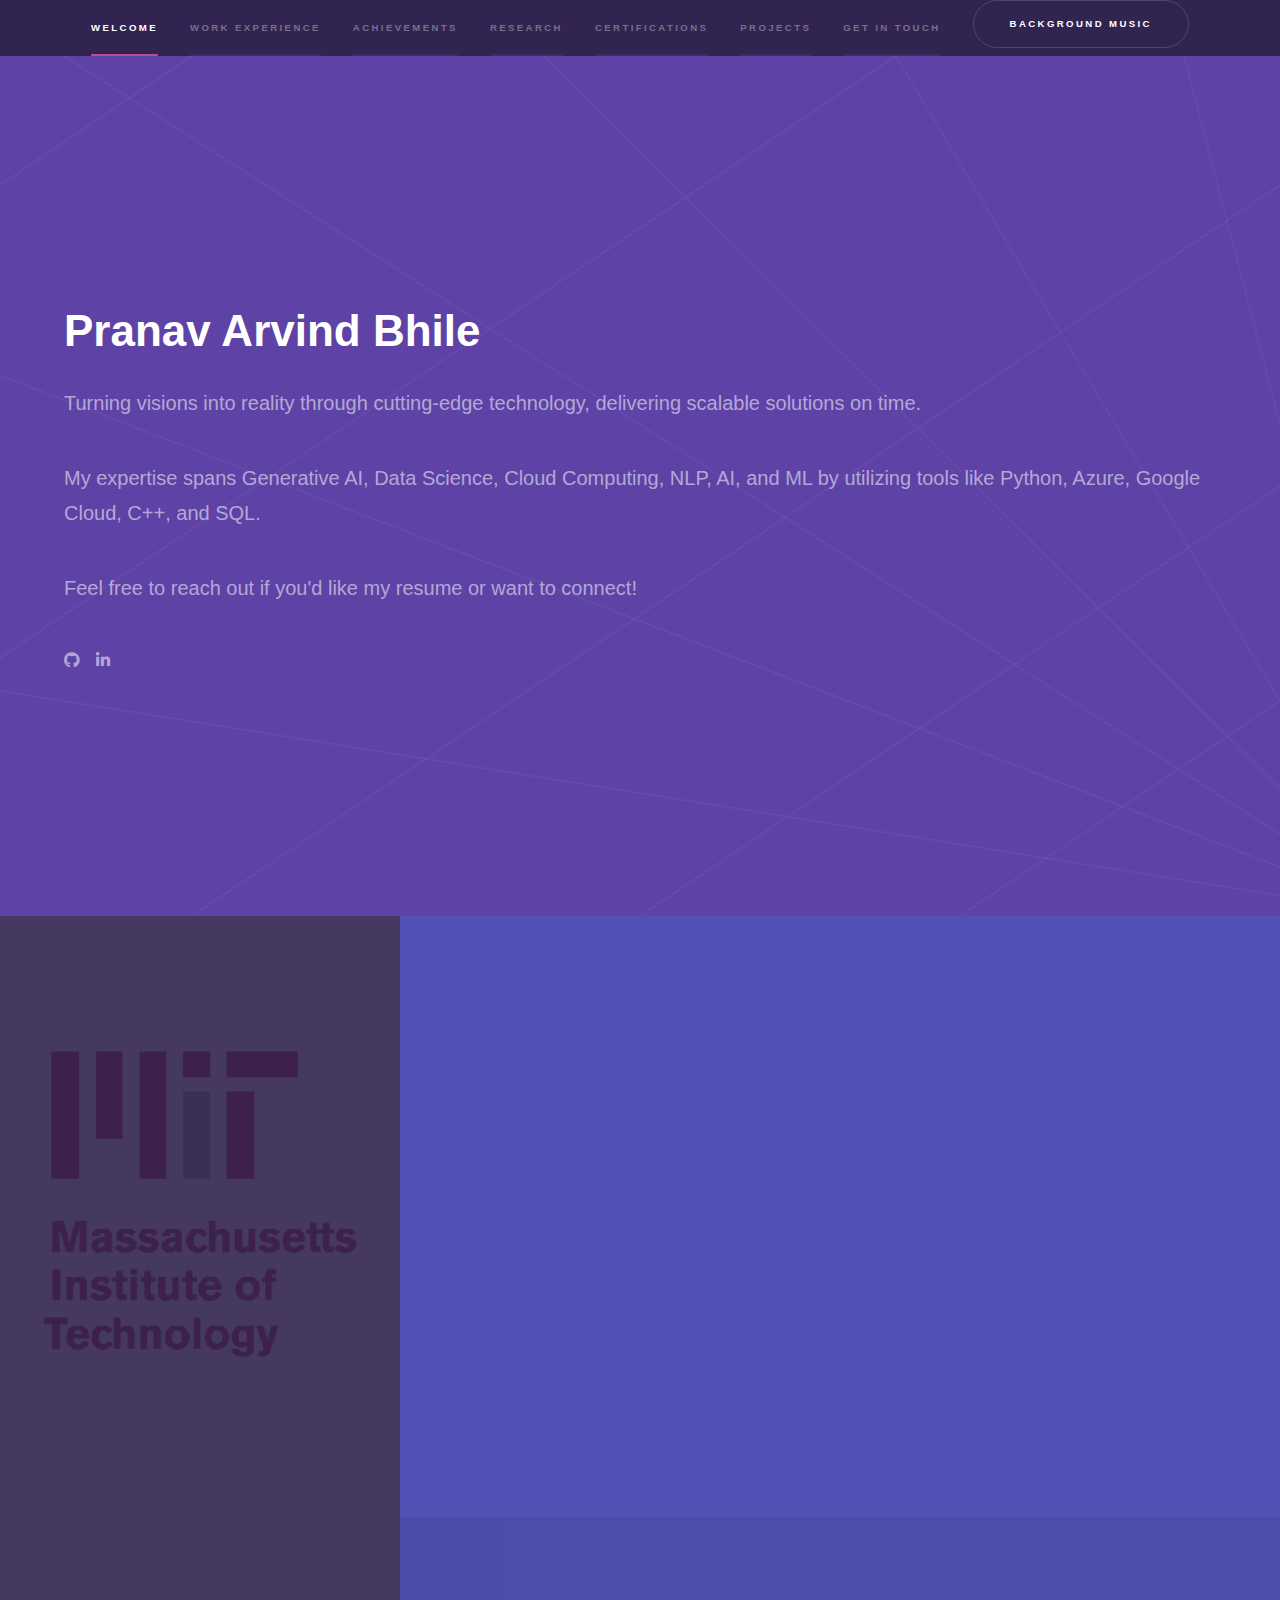
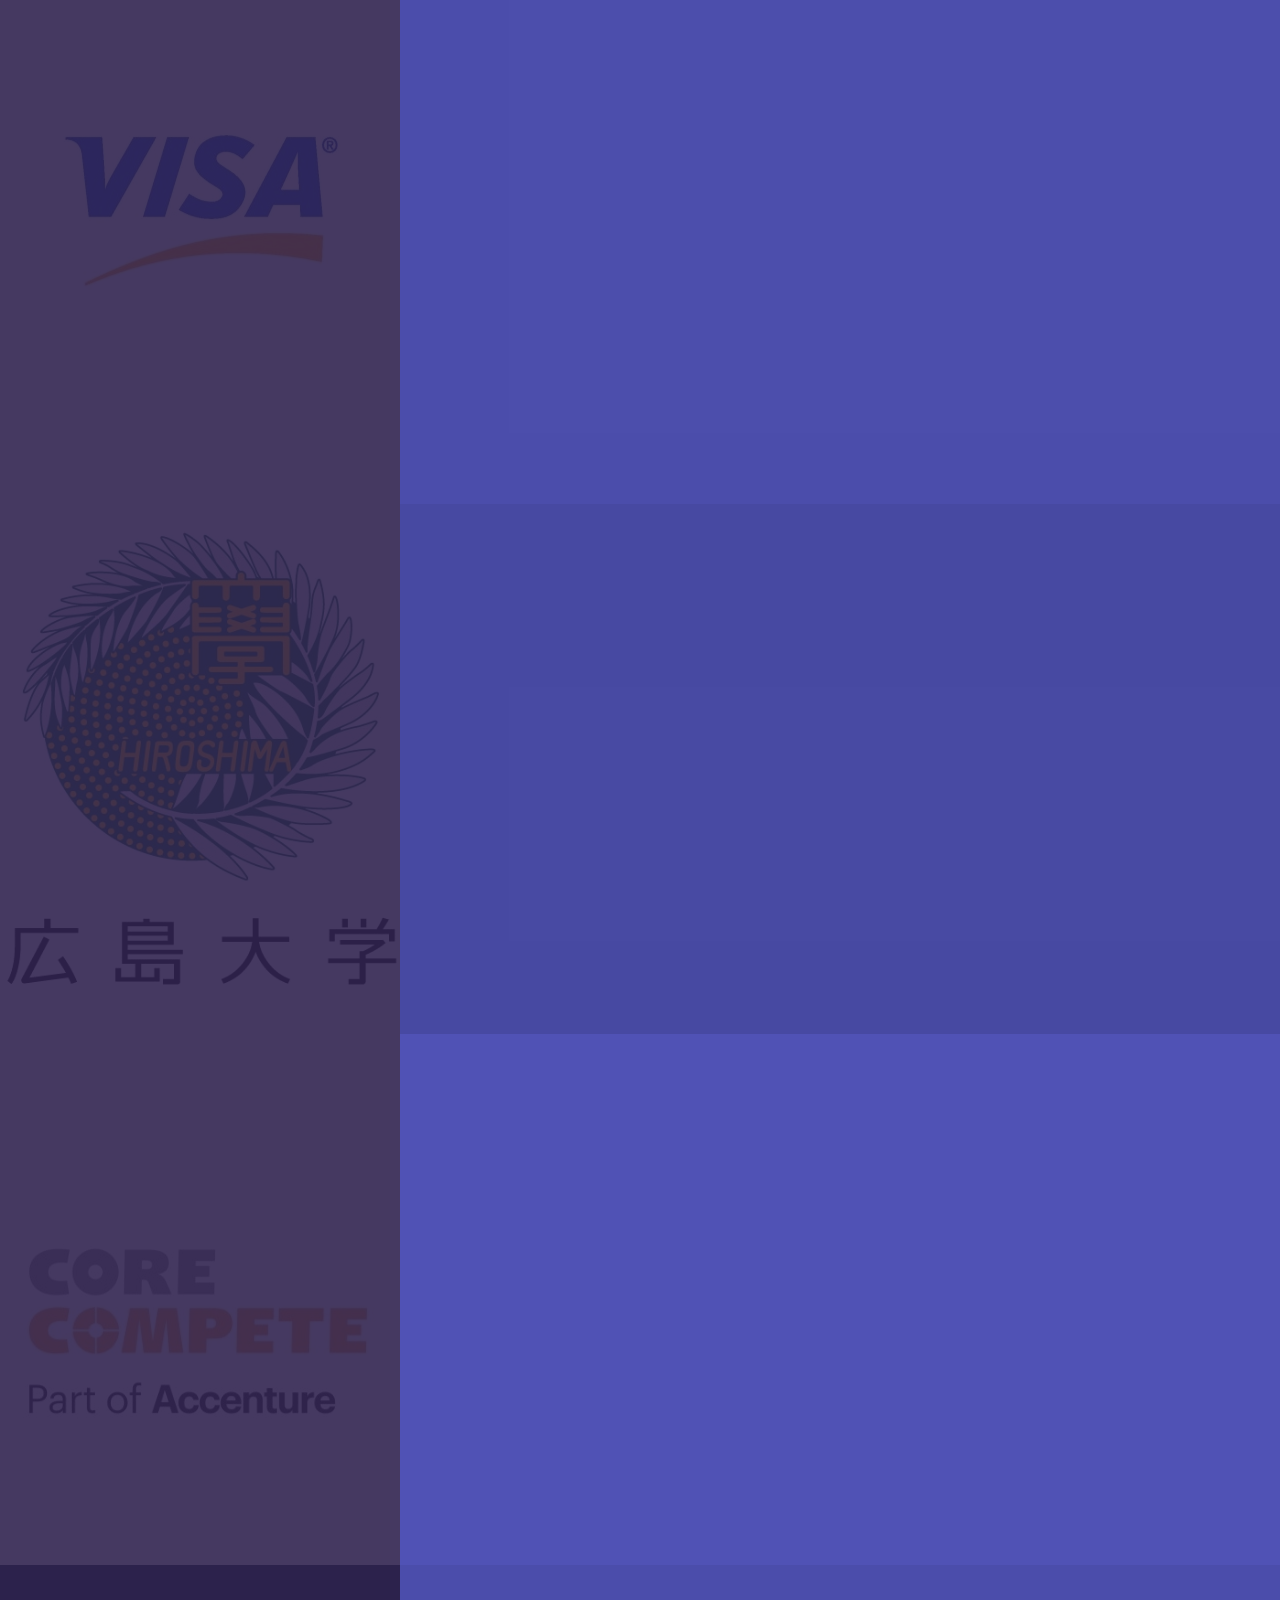
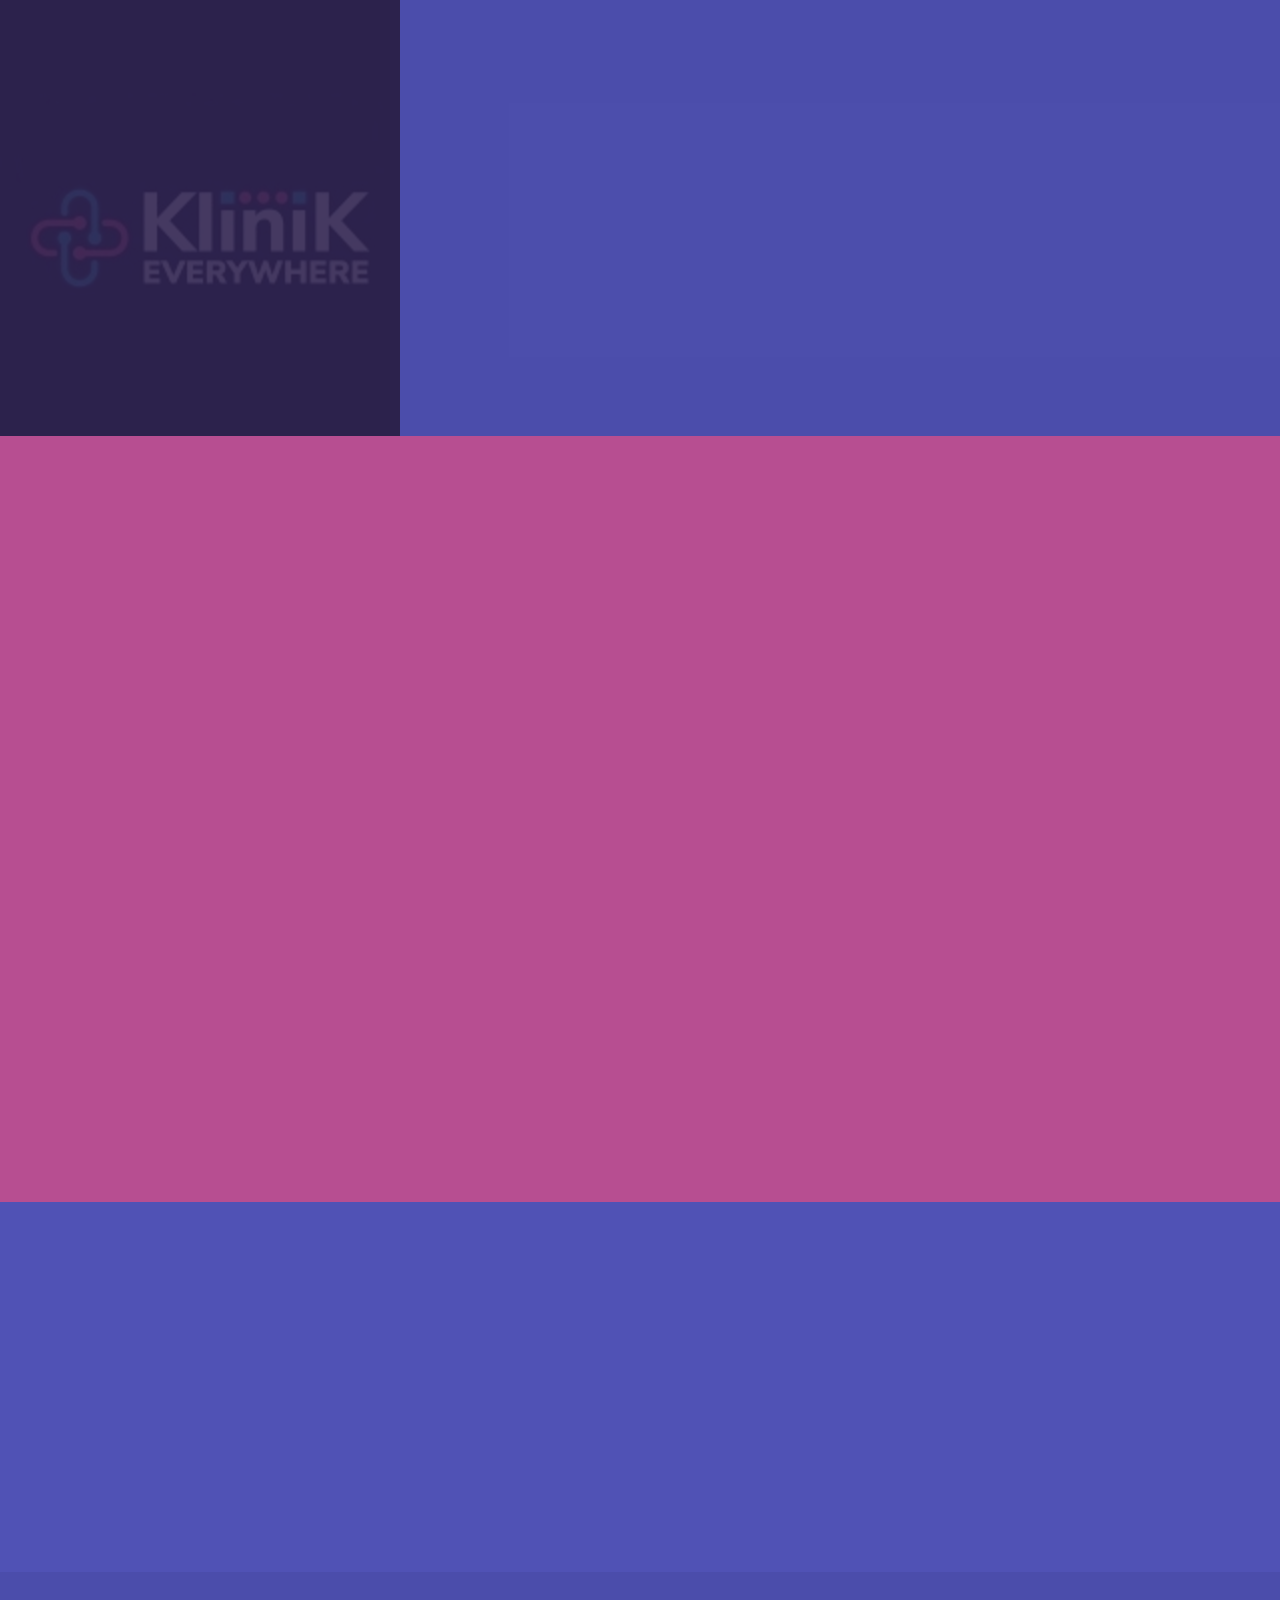
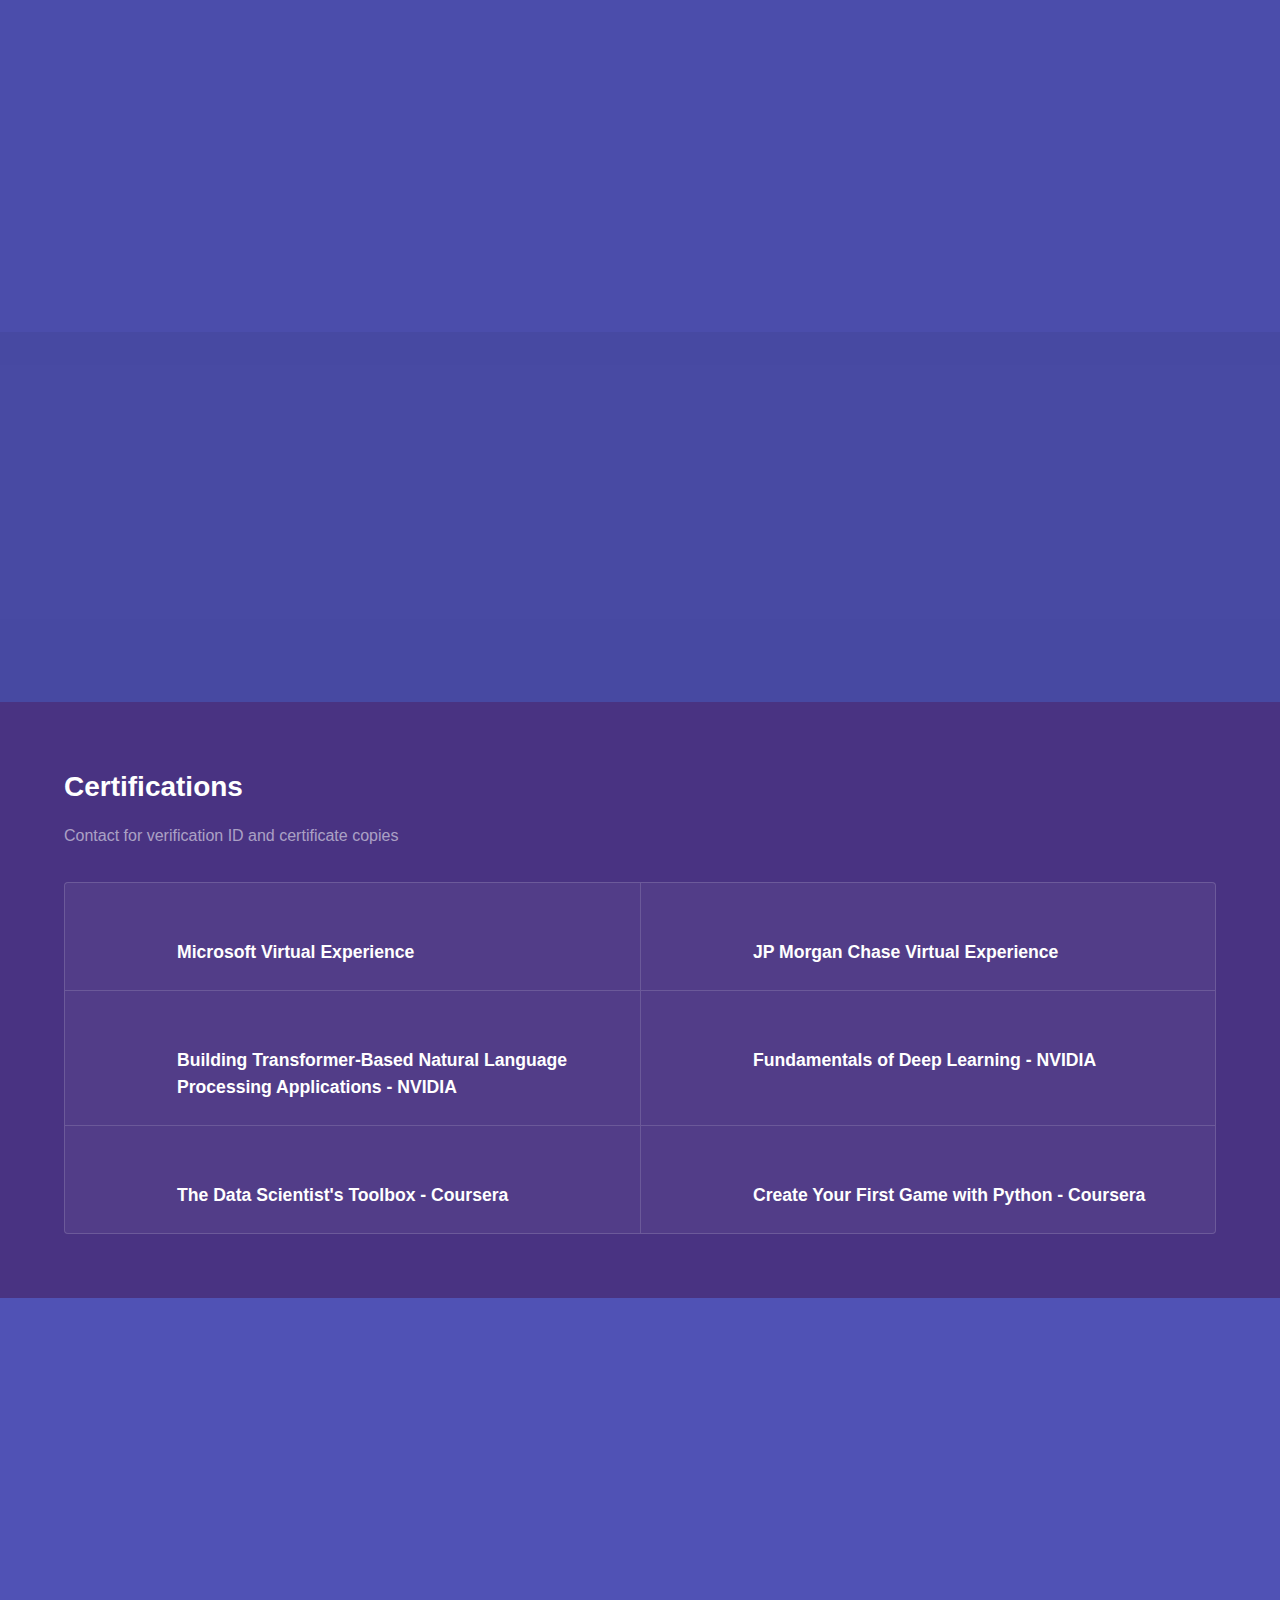
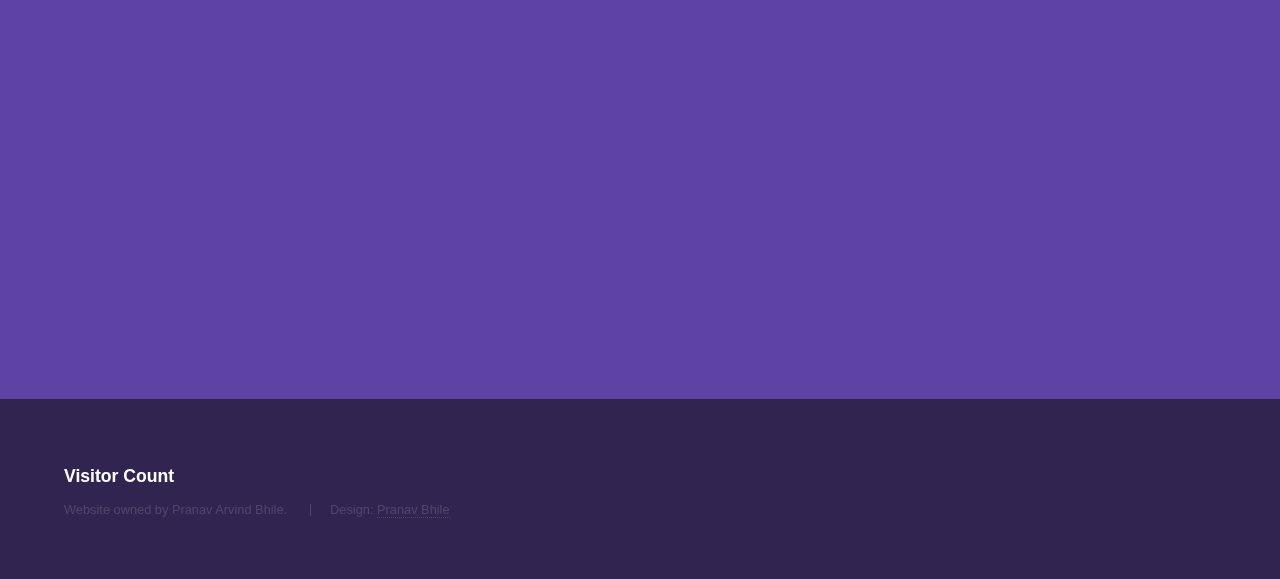
<file: index.html>
<!DOCTYPE HTML>

<html>
<head>
    <title>Pranav Arvind Bhile</title>
    <meta charset="utf-8"/>
    <meta content="width=device-width, initial-scale=1, user-scalable=no" name="viewport"/>
    <link href="assets/css/main.css" rel="stylesheet"/>
    <noscript>
        <link href="assets/css/noscript.css" rel="stylesheet"/>
    </noscript>
</head>
<body class="is-preload">

<!-- Sidebar -->
<section id="sidebar">
    <div class="inner">
        <nav>
            <ul>
                <li><a href="#intro">Welcome</a></li>
                <li><a href="#four_one">Work Experience</a></li>
                <li><a href="#five">Achievements</a></li>
                <li><a href="#six">Research</a></li>
                <li><a href="#two">Certifications</a></li>
                <li><a href="#one_one">Projects</a></li>
                <li><a href="#three">Get in touch</a></li>
                <li>
                    <audio autoplay loop src="audio/come_fly_with_me.mp3" type="audio/mp3" hidden id="FlyAwayWithMe">
                    </audio>
                </li>


                <button id="playAudio">Background Music</button>

                <script type="text/javascript">
                document.getElementById("playAudio").addEventListener("click", function(){
                    var audio = document.getElementById('FlyAwayWithMe');

                    if(this.className == "is-playing"){
                        this.className = "";
                        this.innerHTML = "Play Music"
                        audio.pause();
                    }
                    else{
                        this.className = "is-playing";
                        this.innerHTML = "Pause Music";
                        audio.play();
                    }
                });


                </script>
            </ul>
        </nav>
    </div>
</section>

<!-- Wrapper -->
<div id="wrapper">

    <!-- Intro -->
    <section class="wrapper style1 fullscreen fade-up" id="intro">
        <div class="inner">
            <h1>Pranav Arvind Bhile</h1>
            <p>Turning visions into reality through cutting-edge technology, delivering scalable solutions on time.</p>
            <p>My expertise spans Generative AI, Data Science, Cloud Computing, NLP, AI, and ML by
                utilizing tools like Python, Azure, Google Cloud, C++, and SQL.</p>
            <p>Feel free to reach out if you'd like my resume or want to connect!</p>

            <ul class="icons">
                <li><a class="icon brands fa-github" href="https://github.com/pranav-git-hub"><span
                        class="label">GitHub</span></a></li>
                <li><a class="icon brands fa-linkedin-in" href="https://www.linkedin.com/in/pranavbhile/"><span
                        class="label">LinkedIn</span></a></li>
            </ul>
        </div>
    </section>

    <!-- Four Work Experience-->
    <section class="wrapper style2 spotlights" id="four_one">
        <section>
            <a class="image" href="#"><img alt="Company Logo" data-position="top center" src="images/MIT.png"/></a>
            <div class="content">
                <div class="inner">
                    <h2>MIT (Massachusetts Institute of Technology), Cambridge, USA</h2>
                    <h3>Undergraduate Thesis Researcher</h3>
                    <p>Published "Understanding Structure of LLM Using Neural Cluster Knockout" at IEEE-indexed international conference.
                    </p>
                    <p>Developed novel Neural Knockout technique, increasing model accuracy in 60% of cases, optimizing neuron usage to address
                        hallucination issues in generative AI, and significantly enhancing computational efficiency.
                    </p>
                    <p>Discovered critical dependency on just 0.016% of the LLM's total model size, leading to improved training strategies.
                    </p>
                    <ul class="actions">
                        <li><a class="button"
                               href="https://engineering.mit.edu/">Website Link</a>
                        </li>
                    </ul>
                </div>
            </div>
        </section>

        <section>
            <a class="image" href="#"><img alt="Company Logo" data-position="top center" src="images/VISA.jpg"/> </a>
            <div class="content">
                <div class="inner">
                    <h2>VISA, Inc., Bengaluru, India</h2>
                    <h3>Data Engineering Intern</h3>
                    <p>Developed VISA Bengaluru's first Generative AI (LLM) in collaboration with the USA team, impacting 28,000+ users.
                    </p>
                    <p>Eliminated 70-hour in-person training program by creating multilingual Q&A model for human-like responses from large
                        datasets using Natural Language Processing (NLP), significantly improving operational efficiency.                        
                    </p>
                    <p>Coded a privacy-focused, end-to-end AI system with an automated web scraper for real-time data retrieval, reducing external
                        input dependencies to zero and increasing scalability and adaptability for multiple use cases.                        
                    </p>
                    <ul class="actions">
                        <li><a class="button" href="https://www.linkedin.com/company/visa/">Company LinkedIn</a></li>
                    </ul>
                </div>
            </div>
        </section>

        <section>
            <a class="image" href="#"><img alt="Company Logo" data-position="top center" src="images/hu.jpg"/> </a>
            <div class="content">
                <div class="inner">
                    <h2>Hiroshima University, Hiroshima, Japan</h2>
                    <h3>Visiting Machine Learning Researcher</h3>
                    <p>Led cross-cultural data science research with Japanese team, analyzing 1M data points to optimize sustainable energy solutions.
                    </p>
                    <p>Developed novel ML energy optimization algorithm using geospatial data, improving throughput efficiency by 7%.
                    </p>
                    <p>Presented findings to an international academic audience, collaborating effectively with a diverse team of five researchers.
                    </p>
                    <ul class="actions">
                        <li><a class="button" href="https://www.hiroshima-u.ac.jp/en">Website Link</a></li>
                    </ul>
                </div>
            </div>
        </section>
    </section>

    <section class="wrapper style2 spotlights" id="four_two">
        <section>
            <a class="image" href="#"><img alt="Company Logo" data-position="top center" src="images/AccentureAI.jpg"/></a>
            <div class="content">
                <div class="inner">
                    <h2>Accenture AI (CoreCompete), North Carolina, USA</h2>
                    <h3>Data Science Intern</h3>
                    <p>Led a 4 intern team to develop and deploy a secure data model on Google Cloud Platform (GCP) ensuring 99% data integrity.
                    </p>
                    <p>Implemented big data automation using SQL and Python, achieving 60% reduction in data input by eliminating manual updates.
                    </p>
                    <p>Designed and launched a 50+ metric analytics dashboard, reducing report generation time by 40% and enabling real-time
                        decision making for stakeholders.
                    </p>

                    <ul class="actions">
                        <li><a class="button"
                               href="https://www.accenture.com/be-en/services/ai-artificial-intelligence-index">Company
                            Link</a>
                        </li>
                    </ul>
                </div>
            </div>
        </section>

        <section>
            <a class="image" href="#"><img alt="Company Logo" data-position="top center" src="images/klinik_logo.jpg"/>
            </a>
            <div class="content">
                <div class="inner">
                    <h2>Klinik Everywhere, Bengaluru, India</h2>
                    <h3>Software Developer Intern</h3>
                    <p>Contributed as core developer in a healthcare startup led by former Global Managing Director of Healthcare & Public Services.
                    </p>
                    <p>Built TeleCare, the company's first market-ready product, a mobile application that enhances doctor-patient interaction with
                        features like video and text chat, EMR records, and appointment booking, significantly improving healthcare accessibility.
                    </p>
                    <ul class="actions">
                        <li><a class="button" href="https://www.linkedin.com/company/klinik-everywhere/">Company
                            LinkedIn</a></li>
                    </ul>
                </div>
            </div>
        </section>
    </section>


    <!-- Five Achievements-->
    <section class="wrapper style3 fade-up" id="five">
        <div class="inner">
            <h2>Achievements</h2>
            <div class="features">
                <section>
                    <span class="icon solid major fa-award"></span>
                    <h3>Google Solution Challenge 2022</h3>
                    <h5>TOP 50 Globally</h5>
                    <a herf ="https://g.dev/googlepranav/" target="_blank"> https://g.dev/googlepranav/</a>
                </section>
                <section>
                    <span class="icon solid major fa-award"></span>
                    <h3>Dr. APJ Abdul Kalam Ignite Awards</h3>
                    <h5>National working model building Competition.</h5>
                    <p>Won Rs. 5000.</p>
                </section>                
                <section>
                    <span class="icon solid major fa-award"></span>
                    <h3>HackBVEST’21</h3>
                    <h5>Hackathon</h5>
                    <p>1st Place Winner.</p>
                </section>
                <section>
                    <span class="icon solid major fa-award"></span>
                    <h3>Goa Police Hackathon</h3>
                    <h5>Hackathon</h5>
                    <p>Project selected</p>
                </section>
                <section>
                    <span class="icon solid major fa-award"></span>
                    <h3>Hacktoberfest 2022</h3>
                    <h5>Open Source</h5>
                    <p>Contributed to 6 unique repositories.</p>
                </section>
                <section>
                    <span class="icon solid major fa-award"></span>
                    <h3>Hacktoberfest 2021</h3>
                    <h5>Open Source</h5>
                    <p>Maintainer and Contributor.</p>
                </section>
            </div>
        </div>
    </section>

    <!-- Six Research-->
    <section class="wrapper style2 spotlights" id="six">
        <section>
            <!--<a href="#" class="image"><img src="images/pic01.jpg" alt="" data-position="center center"/></a>-->
            <div class="content">
                <div class="inner">
                    <h2>Self-Supervised Remote Sensing on Mathematical Morphology</h2>
                    <h4>Advisor: Dr. Aditya Challa</h4>
                    <ul>
                        <li>Led a team of 3 to develop a self-supervised remote sensing model on the BigEarthNet dataset, achieving 81.62% accuracy.
                        </li>
                        <li>Demonstrated the necessity of mathematical morphology as an augmentation in training with contrastive learning.
                        </li>
                        <!-- <ul class="actions">
                            <li><a href="generic.html" class="button">Learn more</a></li>
                        </ul> -->
                    </ul>
                </div>
            </div>
        </section>

        <section>
            <!--<a href="#" class="image"><img src="images/pic01.jpg" alt="" data-position="center center"/></a>-->
            <div class="content">
                <div class="inner">
                    <h2>Electric Charging Station Location Optimization</h2>
                    <h4>Advisor: Dr. Swati Agarwal</h4>
                    <ul>
                        <li>Optimized positioning of fast and slow electric charging stations using Particle Swarm Optimization (PSO) algorithm.
                        </li>
                        <li>Implemented multi-objective model balancing traffic patterns and grid load, optimizing placement for 50+ charging locations.
                        </li>
                        <!-- <ul class="actions">
                        <li><a href="generic.html" class="button">Learn more</a></li>
                    </ul> -->
                    </ul>
                </div>
            </div>
        </section>

        <section>
            <!--<a href="#" class="image"><img src="images/pic01.jpg" alt="" data-position="center center"/></a>-->
            <div class="content">
                <div class="inner">
                    <h2>Machine Learning Models For Astrophysics Formulas</h2>
                    <h4>Advisor: Dr. Tarun Kumar Jha</h4>
                    <ul>
                        <li>Worked on 4 different classification models to achieve the best accuracy of 93% on various celestial bodies.
                        </li>
                        <li>Specialized in OB stars to refine the precision of astrophysics formulas, contributing to more accurate theoretical models.
                        </li>
                        <!-- <ul class="actions">
                        <li><a href="generic.html" class="button">Learn more</a></li>
                    </ul> -->
                    </ul>
                </div>
            </div>
        </section>


    </section>


    <!-- Two Certifications-->
    <section class="wrapper style1-alt" id="two">
        <div class="inner">
            <h2>Certifications</h2>
            <p>Contact for verification ID and certificate copies</p>
            <div class="features">

                <section>
                    <span class="icon solid major fa-code"></span>
                    <h3>Microsoft Virtual Experience</h3>
                </section>

                <section>
                    <span class="icon solid major fa-code"></span>
                    <h3>JP Morgan Chase Virtual Experience</h3>
                    <!--<p>Phasellus convallis elit id ullam corper amet et pulvinar. Duis aliquam turpis mauris, sed ultricies erat dapibus.</p>-->
                </section>

                <section>
                    <span class="icon solid major fa-code"></span>
                    <h3>Building Transformer-Based Natural Language Processing Applications - NVIDIA</h3>
                </section>

                <section>
                    <span class="icon solid major fa-code"></span>
                    <h3>Fundamentals of Deep Learning - NVIDIA</h3>
                </section>

                <section>
                    <span class="icon solid major fa-code"></span>
                    <h3>The Data Scientist's Toolbox - Coursera</h3>
                </section>

                <section>
                    <span class="icon solid major fa-code"></span>
                    <h3>Create Your First Game with Python - Coursera</h3>
                </section>

            </div>
        </div>
    </section>

    <!-- One Projects-->
    <section class="wrapper style2 spotlights" id="one_one">
        <section>
            <!--<a href="#" class="image"><img src="images/pic01.jpg" alt="" data-position="center center"/></a>-->
            <div class="content">
                <div class="inner">
                    <h2>AI-based Renewable Energy Recommender and Optimizer</h2>
                    <ul>
                        <li>Developed an AI-based web application to recommend clean energy sources with 92% accuracy
                            for your exact longitude and
                            latitude by normalizing historical climate data and the current month and weather
                            conditions.
                        </li>
                        <li>Provides the most optimal configuration for every day of the week with 78% accuracy using
                            prediction algorithms.
                        </li>
                        <!-- <ul class="actions">
                        <li><a href="generic.html" class="button">Learn more</a></li>
                    </ul> -->
                    </ul>
                </div>
            </div>
        </section>
        <section>
            <!--<a href="#" class="image"><img src="images/pic01.jpg" alt="" data-position="center center"/></a>-->
            <div class="content">
                <div class="inner">
                    <h2>CCTV Threat Detection</h2>
                    <ul>
                        <li>Created a CCTV safety system with 73% accuracy to alert authorities based on threat
                            activity, reducing 20% of security cost.
                        </li>
                        <li>Used OpenCV technology to detect threat activities like holding a knife and shooting on the
                            camera in real-time without delay.
                        </li>
                        <!-- <ul class="actions">
                            <li><a href="generic.html" class="button">Learn more</a></li>
                        </ul> -->
                    </ul>
                </div>
            </div>
        </section>

        <section>
            <!--<a href="#" class="image"><img src="images/pic01.jpg" alt="" data-position="center center"/></a>-->
            <div class="content">
                <div class="inner">
                    <h2>Genetic Algorithm for Graph Coloring</h2>
                    <ul>
                        <li>Created a fast and highly functional Genetic algorithm with features like Mutation,
                            inversion, 2-point Canonical crossover, and, Elitism to give solutions to NP-Hard problems
                            in seconds.
                        </li>
                        <li>Users can adjust features like population size, number of generations, number of edges, max
                            run time, mutation rate, elitism rate, and inversion rate.
                        </li>
                        <li>One can even adjust the fitness function to get the solution to other similarly encoded
                            populations.
                        </li>
                        <!-- <ul class="actions">
                        <li><a href="generic.html" class="button">Learn more</a></li>
                    </ul> -->
                    </ul>
                </div>
            </div>
        </section>


    </section>

    <section class="wrapper style2 spotlights" id="one_two">
        <section>
            <!--<a href="#" class="image"><img src="images/pic01.jpg" alt="" data-position="center center"/></a>-->
            <div class="content">
                <div class="inner">
                    <h2>Plant Disease Diagnosis</h2>
                    <ul>
                        <li>Developed a mobile application to recognize the plant and disease name with a cure for it
                            with 99.2% accuracy.
                        </li>
                        <li>Ready to be deployed on drones to standstill cameras to bring the spread of plant diseases
                            to almost 0% when administered weekly. The CNN model adopts various techniques for disease
                            detection like Batch Normalization, Max Pooling techniques.
                        </li>
                        <!-- <ul class="actions">
                        <li><a href="generic.html" class="button">Learn more</a></li>
                    </ul> -->
                    </ul>
                </div>
            </div>
        </section>

        <section>
            <!--<a href="#" class="image"><img src="images/pic01.jpg" alt="" data-position="center center"/></a>-->
            <div class="content">
                <div class="inner">
                    <h2>Particle Swarm Optimization and Artificial Bee Colony Optimization</h2>
                    <ul>
                        <li>Implemented newly developed algorithms like Particle Swarm Optimization and Artificial Bee
                            Colony Optimization to get the optimum results (maximum or minimum) for any number of
                            mathematical equations with any number of constraints within seconds.
                        </li>
                        <!-- <ul class="actions">
                            <li><a href="generic.html" class="button">Learn more</a></li>
                        </ul> -->
                    </ul>
                </div>
            </div>
        </section>
        <section>
            <!--<a href="#" class="image"><img src="images/pic01.jpg" alt="" data-position="center center"/></a>-->
            <div class="content">
                <div class="inner">
                    <h2>Data Analysis and Prediction Models</h2>
                    <ul>
                        <li>
                            Anime recommendation - merged data, cleaned data, selected interesting features, made a
                            pivot table and applied KNN for recommendation.
                        </li>
                        <li>
                            Google Chaii - Hindi and Tamil Question Answering
                        </li>
                        <li>Data visualization, correlation, and predictions by unfreezing and optimizing pre-trained
                            models.
                        </li>
                        <li>Projects on DataSets: Kaggle Google Landmark Recognition 2021, Kaggle American Sign Language
                            Recognition, and MNIST Handwritten Digit Recognition.
                        </li>
                        <!-- <ul class="actions">
                            <li><a href="generic.html" class="button">Learn more</a></li>
                        </ul> -->
                    </ul>
                </div>
            </div>
        </section>


    </section>


    <section class="wrapper style2 spotlights" id="one_three">
        <section>
            <!--<a href="#" class="image"><img src="images/pic01.jpg" alt="" data-position="center center"/></a>-->
            <div class="content">
                <div class="inner">
                    <h2>Othello AI</h2>
                    <ul>
                        <li>A game of Othello in the PyGame module of Python. Has 1-level deep AI mode for 1 player
                            mode.
                        </li>
                        <li>The game can be rendered according to the user’s choice.</li>
                        <li>The game imparts scores and points in 2 ways, increasing re-usability.</li>
                        <!-- <ul class="actions">
                            <li><a href="generic.html" class="button">Learn more</a></li>
                        </ul> -->
                    </ul>
                </div>
            </div>
        </section>

        <section>
            <!--            <a href="#" class="image"><img src="images/pic03.jpg" alt="" data-position="25% 25%"/></a>-->
            <div class="content">
                <div class="inner">
                    <h2>MediServ</h2>
                    <ul>
                        <li>Created a Medical Service providing system built in C++ to work in COVID-19 conditions for
                            the Devfest Hackathon.
                        </li>
                        <li>It helps in the primary diagnosis of diseases at the comfort of home.</li>
                        <li>Special emergency portal can call ambulances and buy medicines on an urgent basis.</li>
                    </ul>
                </div>
            </div>
        </section>

        <section>
            <!--<a href="#" class="image"><img src="images/pic01.jpg" alt="" data-position="center center"/></a>-->
            <div class="content">
                <div class="inner">
                    <h2>Ebook to Audiobook</h2>
                    <ul>
                        <li>Created a Python program from scratch that converts ebooks to audiobooks in online or
                            offline modes with absolute accuracy.
                        </li>
                        <li>It can save and play audiobooks at different speeds, available in 80 different accents and
                            languages. Moreover, it can read audiobooks from various formats like .epub, .pdf, and .txt
                            and save them in another format.
                        </li>
                        <!-- <ul class="actions">
                            <li><a href="generic.html" class="button">Learn more</a></li>
                        </ul> -->
                    </ul>
                </div>
            </div>
        </section>

    </section>

    <!-- Three Get in touch-->
    <section class="wrapper style1 fade-up" id="three">
        <div class="inner">
            <h2>Get in touch</h2>
            <p>Feel free to contact me anytime.</p>
            <div class="split style1">
                <section>
                    <ul class="contact">
                        <li>
                            <h3>Address</h3>
                            <span>BITS Pilani, Goa Campus,<br/>
											India,</span>
                        </li>
                        <li>
                            <h3>Github</h3>
                            <a href="https://github.com/pranav-git-hub">pranav-git-hub</a>
                        </li>
                        <li>
                            <h3>Linkdin</h3>
                            <a href="https://www.linkedin.com/in/pranavbhile/">Pranav Arvind Bhile</a>
                        </li>
                        <li>
                            <h3>Social</h3>
                            <ul class="icons">
                                <li><a class="icon brands fa-github" href="https://github.com/pranav-git-hub"><span
                                        class="label">GitHub</span></a></li>
                                <li><a class="icon brands fa-linkedin-in"
                                       href="https://www.linkedin.com/in/pranavbhile/"><span
                                        class="label">LinkedIn</span></a></li>
                            </ul>
                        </li>
                    </ul>
                </section>
                <!--                <section>-->
                <!--                    <form method="post" action="#">-->
                <!--                        <div class="fields">-->
                <!--                            <div class="field half">-->
                <!--                                <label for="name">Name</label>-->
                <!--                                <input type="text" name="name" id="name"/>-->
                <!--                            </div>-->
                <!--                            <div class="field half">-->
                <!--                                <label for="email">Email</label>-->
                <!--                                <input type="text" name="email" id="email"/>-->
                <!--                            </div>-->
                <!--                            <div class="field">-->
                <!--                                <label for="message">Message</label>-->
                <!--                                <textarea name="message" id="message" rows="5"></textarea>-->
                <!--                            </div>-->
                <!--                        </div>-->
                <!--                        <ul class="actions">-->
                <!--                            <li><a href="" class="button submit">Send Message</a></li>-->
                <!--                        </ul>-->
                <!--                    </form>-->
                <!--                </section>-->
                <section>
                    <ul class="Skills">
                        <h3>My Skill Set</h3>
                        <span>
                            Python<br/>
                            Generative AI<br/>
                            LLMs (Large Language Models)<br/>
                            NLP (Natural Language Processing)<br/>
                            AI / ML (Computer Vision, Neural Networks)<br/>
                            SQL<br/>
                            C / C++<br/>
                            Google Cloud Platform (GCP)<br/>
                            Azure<br/>
                            Big Data<br/>
                            Model Optimization<br/>                            
                        </span>
                    </ul>
                </section>

            </div>
        </div>
    </section>
</div>

<!-- Footer -->
<footer class="wrapper style5 fade-up" id="footer">
    <div class="inner">
        <h3>Visitor Count</h3>
        <script src="https://www.freevisitorcounters.com/en/home/counter/856050/t/13" type="text/javascript"></script>
        <ul class="menu">
            <li>Website owned by Pranav Arvind Bhile.</li>
            <li>Design: <a href="https://pranav-git-hub.github.io/web/">Pranav Bhile</a></li>
        </ul>
    </div>
</footer>

<!-- Scripts -->
<script src="assets/js/jquery.min.js"></script>
<script src="assets/js/jquery.scrollex.min.js"></script>
<script src="assets/js/jquery.scrolly.min.js"></script>
<script src="assets/js/browser.min.js"></script>
<script src="assets/js/breakpoints.min.js"></script>
<script src="assets/js/util.js"></script>
<script src="assets/js/main.js"></script>

</body>
</html>
</file>
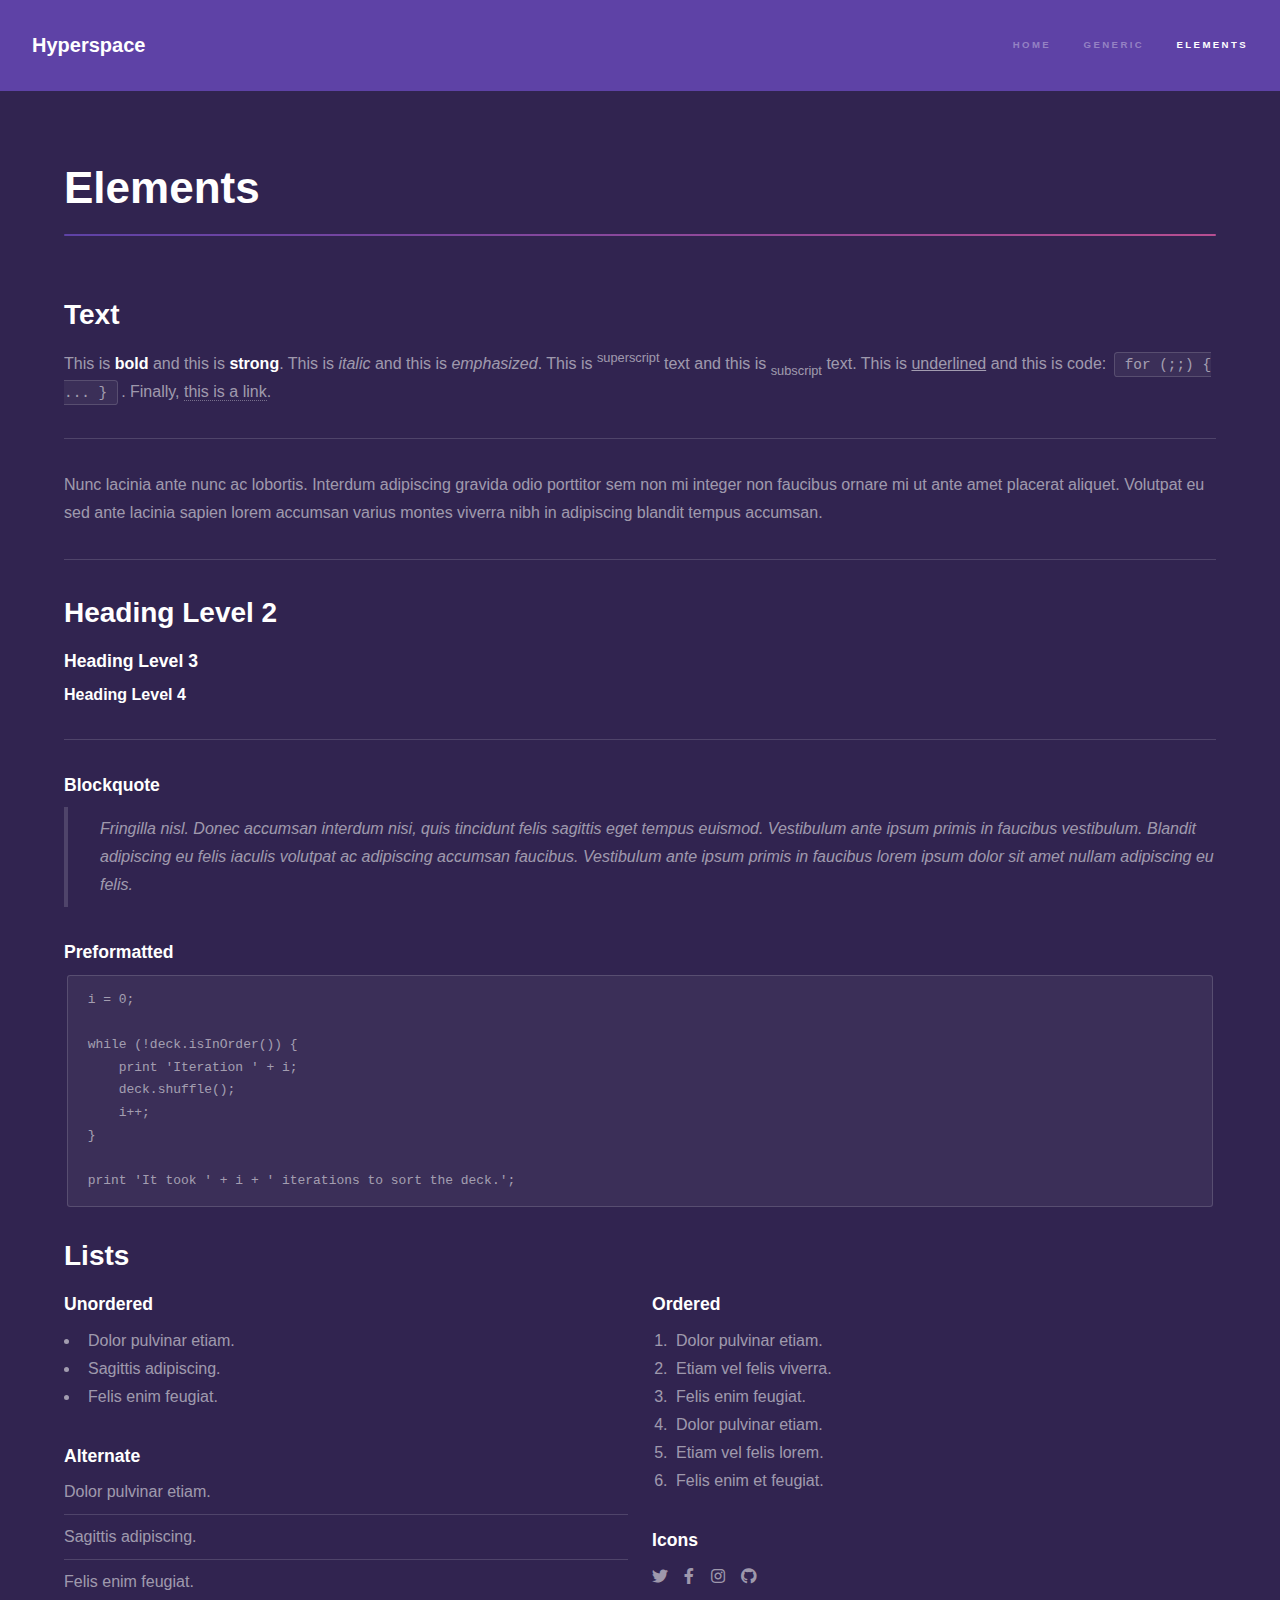
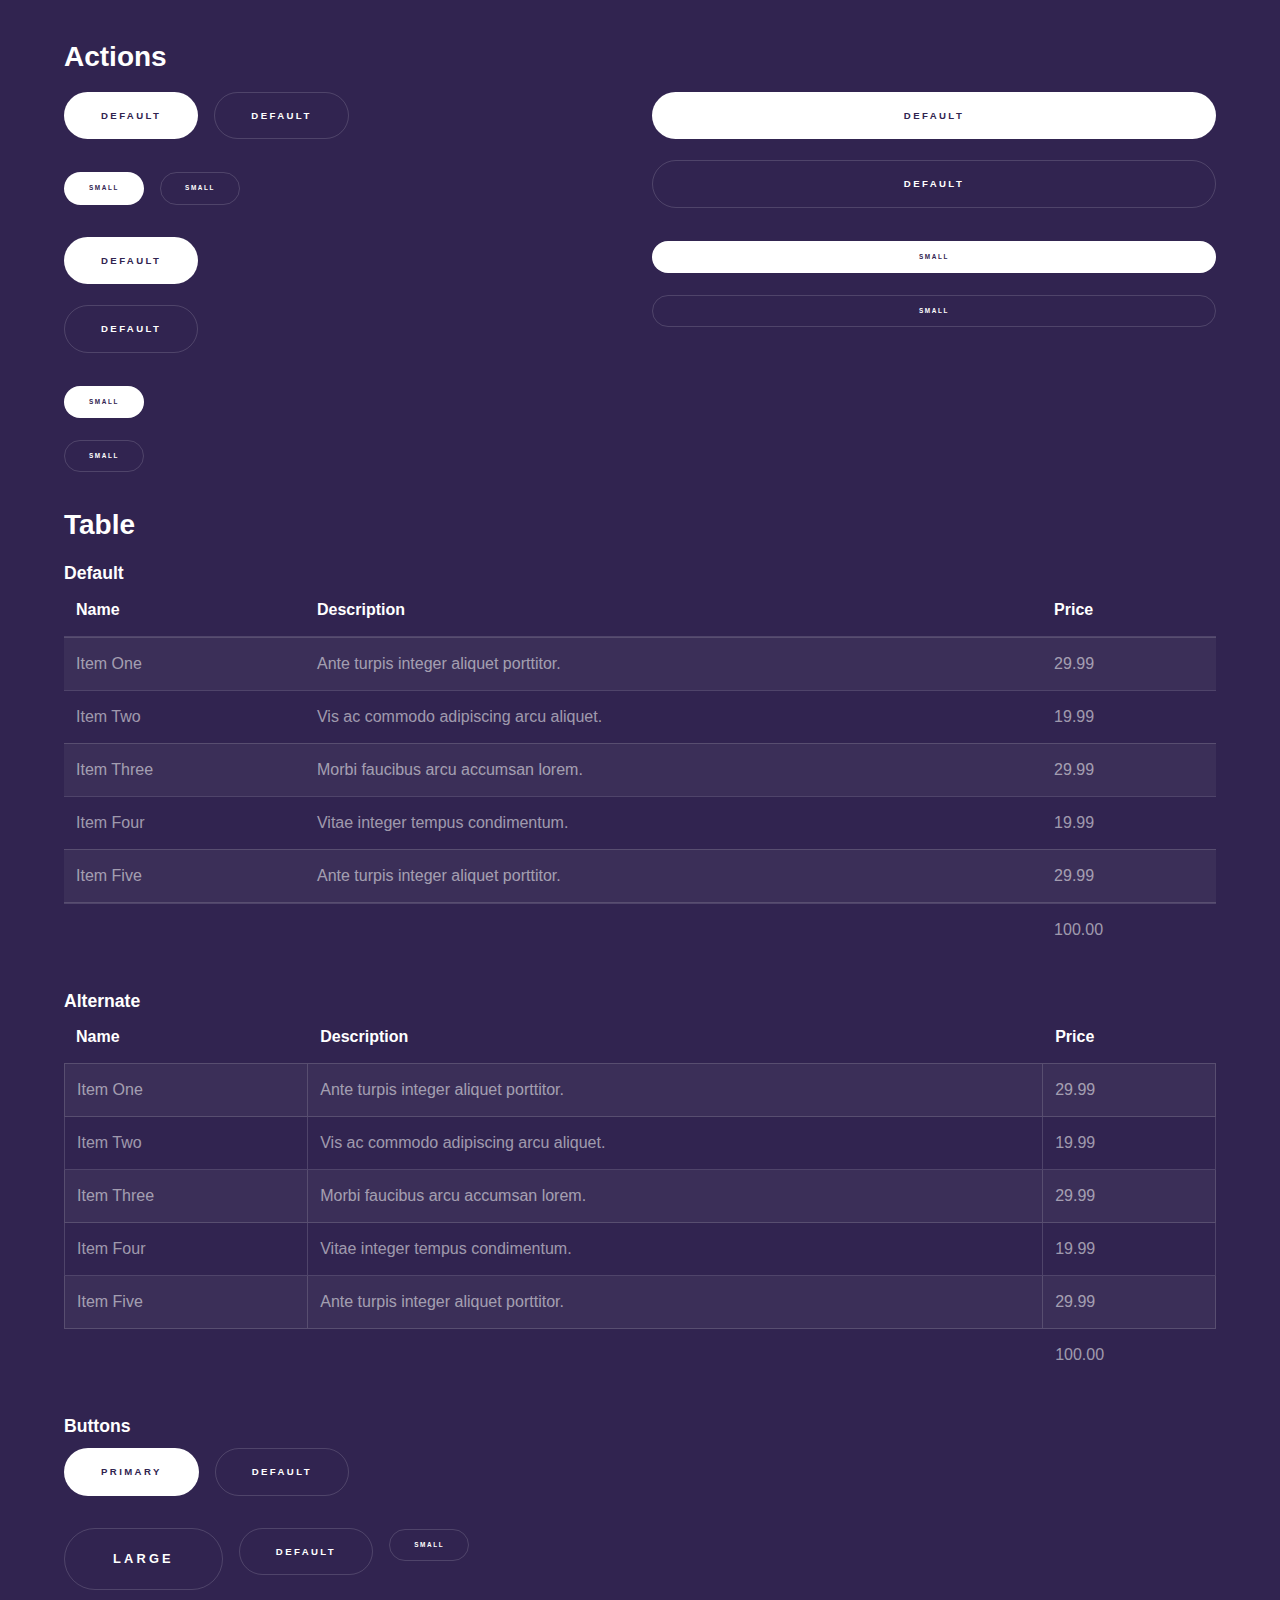
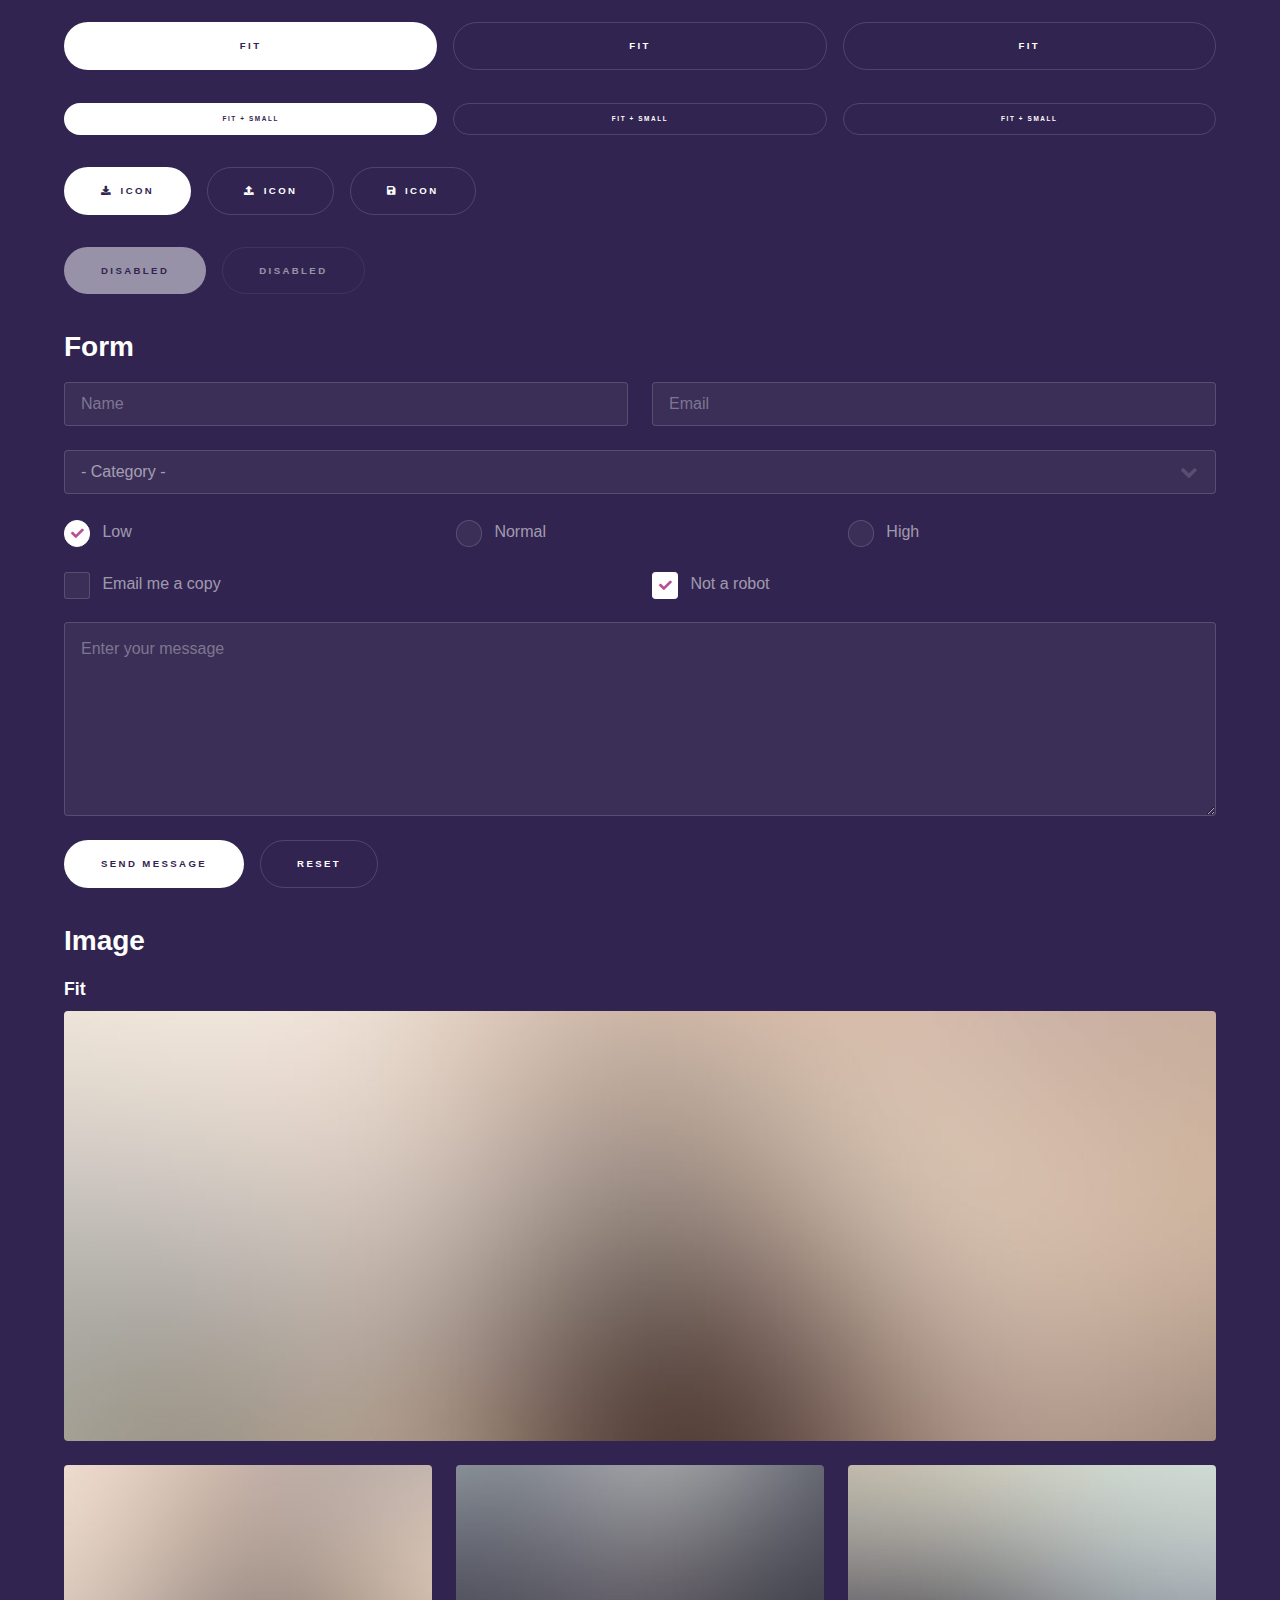
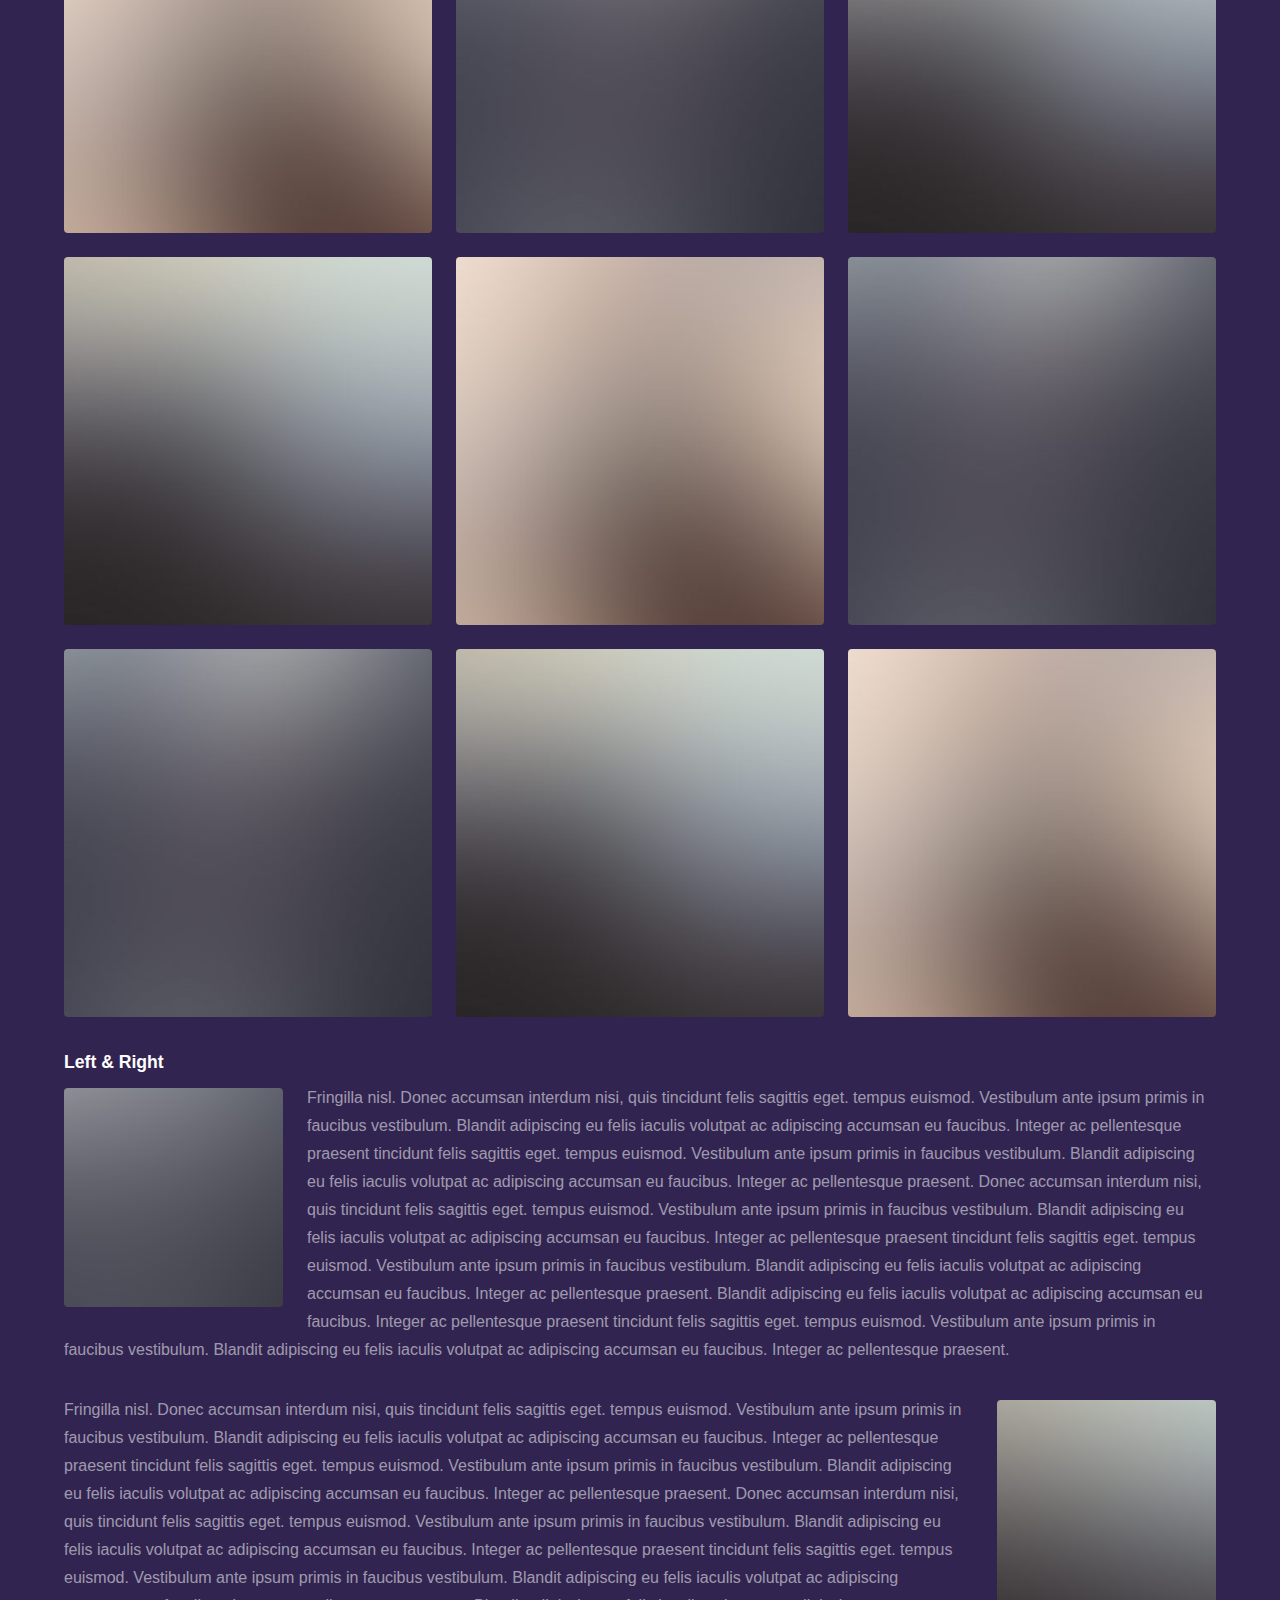
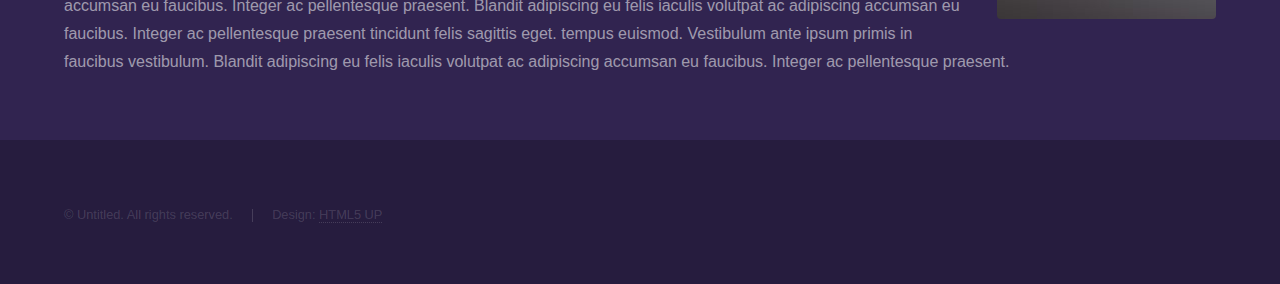
<file: elements.html>
<!DOCTYPE HTML>
<html>
	<head>
		<title>Elements - Hyperspace by HTML5 UP</title>
		<meta charset="utf-8" />
		<meta name="viewport" content="width=device-width, initial-scale=1, user-scalable=no" />
		<link rel="stylesheet" href="assets/css/main.css" />
		<noscript><link rel="stylesheet" href="assets/css/noscript.css" /></noscript>
	</head>
	<body class="is-preload">

		<!-- Header -->
			<header id="header">
				<a href="index.html" class="title">Hyperspace</a>
				<nav>
					<ul>
						<li><a href="index.html">Home</a></li>
						<li><a href="generic.html">Generic</a></li>
						<li><a href="elements.html"  class="active">Elements</a></li>
					</ul>
				</nav>
			</header>

		<!-- Wrapper -->
			<div id="wrapper">

				<!-- Main -->
					<section id="main" class="wrapper">
						<div class="inner">
							<h1 class="major">Elements</h1>

							<!-- Text -->
								<section>
									<h2>Text</h2>
									<p>This is <b>bold</b> and this is <strong>strong</strong>. This is <i>italic</i> and this is <em>emphasized</em>.
									This is <sup>superscript</sup> text and this is <sub>subscript</sub> text.
									This is <u>underlined</u> and this is code: <code>for (;;) { ... }</code>. Finally, <a href="#">this is a link</a>.</p>
									<hr />
									<p>Nunc lacinia ante nunc ac lobortis. Interdum adipiscing gravida odio porttitor sem non mi integer non faucibus ornare mi ut ante amet placerat aliquet. Volutpat eu sed ante lacinia sapien lorem accumsan varius montes viverra nibh in adipiscing blandit tempus accumsan.</p>
									<hr />
									<h2>Heading Level 2</h2>
									<h3>Heading Level 3</h3>
									<h4>Heading Level 4</h4>
									<hr />
									<h3>Blockquote</h3>
									<blockquote>Fringilla nisl. Donec accumsan interdum nisi, quis tincidunt felis sagittis eget tempus euismod. Vestibulum ante ipsum primis in faucibus vestibulum. Blandit adipiscing eu felis iaculis volutpat ac adipiscing accumsan faucibus. Vestibulum ante ipsum primis in faucibus lorem ipsum dolor sit amet nullam adipiscing eu felis.</blockquote>
									<h3>Preformatted</h3>
									<pre><code>i = 0;

while (!deck.isInOrder()) {
    print 'Iteration ' + i;
    deck.shuffle();
    i++;
}

print 'It took ' + i + ' iterations to sort the deck.';</code></pre>
								</section>

							<!-- Lists -->
								<section>
									<h2>Lists</h2>
									<div class="row">
										<div class="col-6 col-12-medium">
											<h3>Unordered</h3>
											<ul>
												<li>Dolor pulvinar etiam.</li>
												<li>Sagittis adipiscing.</li>
												<li>Felis enim feugiat.</li>
											</ul>
											<h3>Alternate</h3>
											<ul class="alt">
												<li>Dolor pulvinar etiam.</li>
												<li>Sagittis adipiscing.</li>
												<li>Felis enim feugiat.</li>
											</ul>
										</div>
										<div class="col-6 col-12-medium">
											<h3>Ordered</h3>
											<ol>
												<li>Dolor pulvinar etiam.</li>
												<li>Etiam vel felis viverra.</li>
												<li>Felis enim feugiat.</li>
												<li>Dolor pulvinar etiam.</li>
												<li>Etiam vel felis lorem.</li>
												<li>Felis enim et feugiat.</li>
											</ol>
											<h3>Icons</h3>
											<ul class="icons">
												<li><a href="#" class="icon brands fa-twitter"><span class="label">Twitter</span></a></li>
												<li><a href="#" class="icon brands fa-facebook-f"><span class="label">Facebook</span></a></li>
												<li><a href="#" class="icon brands fa-instagram"><span class="label">Instagram</span></a></li>
												<li><a href="#" class="icon brands fa-github"><span class="label">Github</span></a></li>
											</ul>
										</div>
									</div>
									<h2>Actions</h2>
									<div class="row">
										<div class="col-6 col-12-medium">
											<ul class="actions">
												<li><a href="#" class="button primary">Default</a></li>
												<li><a href="#" class="button">Default</a></li>
											</ul>
											<ul class="actions small">
												<li><a href="#" class="button primary small">Small</a></li>
												<li><a href="#" class="button small">Small</a></li>
											</ul>
											<ul class="actions stacked">
												<li><a href="#" class="button primary">Default</a></li>
												<li><a href="#" class="button">Default</a></li>
											</ul>
											<ul class="actions stacked">
												<li><a href="#" class="button primary small">Small</a></li>
												<li><a href="#" class="button small">Small</a></li>
											</ul>
										</div>
										<div class="col-6 col-12-medium">
											<ul class="actions stacked">
												<li><a href="#" class="button primary fit">Default</a></li>
												<li><a href="#" class="button fit">Default</a></li>
											</ul>
											<ul class="actions stacked">
												<li><a href="#" class="button primary small fit">Small</a></li>
												<li><a href="#" class="button small fit">Small</a></li>
											</ul>
										</div>
									</div>
								</section>

							<!-- Table -->
								<section>
									<h2>Table</h2>
									<h3>Default</h3>
									<div class="table-wrapper">
										<table>
											<thead>
												<tr>
													<th>Name</th>
													<th>Description</th>
													<th>Price</th>
												</tr>
											</thead>
											<tbody>
												<tr>
													<td>Item One</td>
													<td>Ante turpis integer aliquet porttitor.</td>
													<td>29.99</td>
												</tr>
												<tr>
													<td>Item Two</td>
													<td>Vis ac commodo adipiscing arcu aliquet.</td>
													<td>19.99</td>
												</tr>
												<tr>
													<td>Item Three</td>
													<td> Morbi faucibus arcu accumsan lorem.</td>
													<td>29.99</td>
												</tr>
												<tr>
													<td>Item Four</td>
													<td>Vitae integer tempus condimentum.</td>
													<td>19.99</td>
												</tr>
												<tr>
													<td>Item Five</td>
													<td>Ante turpis integer aliquet porttitor.</td>
													<td>29.99</td>
												</tr>
											</tbody>
											<tfoot>
												<tr>
													<td colspan="2"></td>
													<td>100.00</td>
												</tr>
											</tfoot>
										</table>
									</div>

									<h3>Alternate</h3>
									<div class="table-wrapper">
										<table class="alt">
											<thead>
												<tr>
													<th>Name</th>
													<th>Description</th>
													<th>Price</th>
												</tr>
											</thead>
											<tbody>
												<tr>
													<td>Item One</td>
													<td>Ante turpis integer aliquet porttitor.</td>
													<td>29.99</td>
												</tr>
												<tr>
													<td>Item Two</td>
													<td>Vis ac commodo adipiscing arcu aliquet.</td>
													<td>19.99</td>
												</tr>
												<tr>
													<td>Item Three</td>
													<td> Morbi faucibus arcu accumsan lorem.</td>
													<td>29.99</td>
												</tr>
												<tr>
													<td>Item Four</td>
													<td>Vitae integer tempus condimentum.</td>
													<td>19.99</td>
												</tr>
												<tr>
													<td>Item Five</td>
													<td>Ante turpis integer aliquet porttitor.</td>
													<td>29.99</td>
												</tr>
											</tbody>
											<tfoot>
												<tr>
													<td colspan="2"></td>
													<td>100.00</td>
												</tr>
											</tfoot>
										</table>
									</div>
								</section>

							<!-- Buttons -->
								<section>
									<h3>Buttons</h3>
									<ul class="actions">
										<li><a href="#" class="button primary">Primary</a></li>
										<li><a href="#" class="button">Default</a></li>
									</ul>
									<ul class="actions">
										<li><a href="#" class="button large">Large</a></li>
										<li><a href="#" class="button">Default</a></li>
										<li><a href="#" class="button small">Small</a></li>
									</ul>
									<ul class="actions fit">
										<li><a href="#" class="button primary fit">Fit</a></li>
										<li><a href="#" class="button fit">Fit</a></li>
										<li><a href="#" class="button fit">Fit</a></li>
									</ul>
									<ul class="actions fit small">
										<li><a href="#" class="button primary fit small">Fit + Small</a></li>
										<li><a href="#" class="button fit small">Fit + Small</a></li>
										<li><a href="#" class="button fit small">Fit + Small</a></li>
									</ul>
									<ul class="actions">
										<li><a href="#" class="button primary icon solid fa-download">Icon</a></li>
										<li><a href="#" class="button icon solid fa-upload">Icon</a></li>
										<li><a href="#" class="button icon solid fa-save">Icon</a></li>
									</ul>
									<ul class="actions">
										<li><span class="button primary disabled">Disabled</span></li>
										<li><span class="button disabled">Disabled</span></li>
									</ul>
								</section>

							<!-- Form -->
								<section>
									<h2>Form</h2>
									<form method="post" action="#">
										<div class="row gtr-uniform">
											<div class="col-6 col-12-xsmall">
												<input type="text" name="demo-name" id="demo-name" value="" placeholder="Name" />
											</div>
											<div class="col-6 col-12-xsmall">
												<input type="email" name="demo-email" id="demo-email" value="" placeholder="Email" />
											</div>
											<div class="col-12">
												<select name="demo-category" id="demo-category">
													<option value="">- Category -</option>
													<option value="1">Manufacturing</option>
													<option value="1">Shipping</option>
													<option value="1">Administration</option>
													<option value="1">Human Resources</option>
												</select>
											</div>
											<div class="col-4 col-12-small">
												<input type="radio" id="demo-priority-low" name="demo-priority" checked>
												<label for="demo-priority-low">Low</label>
											</div>
											<div class="col-4 col-12-small">
												<input type="radio" id="demo-priority-normal" name="demo-priority">
												<label for="demo-priority-normal">Normal</label>
											</div>
											<div class="col-4 col-12-small">
												<input type="radio" id="demo-priority-high" name="demo-priority">
												<label for="demo-priority-high">High</label>
											</div>
											<div class="col-6 col-12-small">
												<input type="checkbox" id="demo-copy" name="demo-copy">
												<label for="demo-copy">Email me a copy</label>
											</div>
											<div class="col-6 col-12-small">
												<input type="checkbox" id="demo-human" name="demo-human" checked>
												<label for="demo-human">Not a robot</label>
											</div>
											<div class="col-12">
												<textarea name="demo-message" id="demo-message" placeholder="Enter your message" rows="6"></textarea>
											</div>
											<div class="col-12">
												<ul class="actions">
													<li><input type="submit" value="Send Message" class="primary" /></li>
													<li><input type="reset" value="Reset" /></li>
												</ul>
											</div>
										</div>
									</form>
								</section>

							<!-- Image -->
								<section>
									<h2>Image</h2>
									<h3>Fit</h3>
									<div class="box alt">
										<div class="row gtr-uniform">
											<div class="col-12"><span class="image fit"><img src="images/pic04.jpg" alt="" /></span></div>
											<div class="col-4"><span class="image fit"><img src="images/pic01.jpg" alt="" /></span></div>
											<div class="col-4"><span class="image fit"><img src="images/pic02.jpg" alt="" /></span></div>
											<div class="col-4"><span class="image fit"><img src="images/pic03.jpg" alt="" /></span></div>
											<div class="col-4"><span class="image fit"><img src="images/pic03.jpg" alt="" /></span></div>
											<div class="col-4"><span class="image fit"><img src="images/pic01.jpg" alt="" /></span></div>
											<div class="col-4"><span class="image fit"><img src="images/pic02.jpg" alt="" /></span></div>
											<div class="col-4"><span class="image fit"><img src="images/pic02.jpg" alt="" /></span></div>
											<div class="col-4"><span class="image fit"><img src="images/pic03.jpg" alt="" /></span></div>
											<div class="col-4"><span class="image fit"><img src="images/pic01.jpg" alt="" /></span></div>
										</div>
									</div>
									<h3>Left &amp; Right</h3>
									<p><span class="image left"><img src="images/pic05.jpg" alt="" /></span>Fringilla nisl. Donec accumsan interdum nisi, quis tincidunt felis sagittis eget. tempus euismod. Vestibulum ante ipsum primis in faucibus vestibulum. Blandit adipiscing eu felis iaculis volutpat ac adipiscing accumsan eu faucibus. Integer ac pellentesque praesent tincidunt felis sagittis eget. tempus euismod. Vestibulum ante ipsum primis in faucibus vestibulum. Blandit adipiscing eu felis iaculis volutpat ac adipiscing accumsan eu faucibus. Integer ac pellentesque praesent. Donec accumsan interdum nisi, quis tincidunt felis sagittis eget. tempus euismod. Vestibulum ante ipsum primis in faucibus vestibulum. Blandit adipiscing eu felis iaculis volutpat ac adipiscing accumsan eu faucibus. Integer ac pellentesque praesent tincidunt felis sagittis eget. tempus euismod. Vestibulum ante ipsum primis in faucibus vestibulum. Blandit adipiscing eu felis iaculis volutpat ac adipiscing accumsan eu faucibus. Integer ac pellentesque praesent. Blandit adipiscing eu felis iaculis volutpat ac adipiscing accumsan eu faucibus. Integer ac pellentesque praesent tincidunt felis sagittis eget. tempus euismod. Vestibulum ante ipsum primis in faucibus vestibulum. Blandit adipiscing eu felis iaculis volutpat ac adipiscing accumsan eu faucibus. Integer ac pellentesque praesent.</p>
									<p><span class="image right"><img src="images/pic06.jpg" alt="" /></span>Fringilla nisl. Donec accumsan interdum nisi, quis tincidunt felis sagittis eget. tempus euismod. Vestibulum ante ipsum primis in faucibus vestibulum. Blandit adipiscing eu felis iaculis volutpat ac adipiscing accumsan eu faucibus. Integer ac pellentesque praesent tincidunt felis sagittis eget. tempus euismod. Vestibulum ante ipsum primis in faucibus vestibulum. Blandit adipiscing eu felis iaculis volutpat ac adipiscing accumsan eu faucibus. Integer ac pellentesque praesent. Donec accumsan interdum nisi, quis tincidunt felis sagittis eget. tempus euismod. Vestibulum ante ipsum primis in faucibus vestibulum. Blandit adipiscing eu felis iaculis volutpat ac adipiscing accumsan eu faucibus. Integer ac pellentesque praesent tincidunt felis sagittis eget. tempus euismod. Vestibulum ante ipsum primis in faucibus vestibulum. Blandit adipiscing eu felis iaculis volutpat ac adipiscing accumsan eu faucibus. Integer ac pellentesque praesent. Blandit adipiscing eu felis iaculis volutpat ac adipiscing accumsan eu faucibus. Integer ac pellentesque praesent tincidunt felis sagittis eget. tempus euismod. Vestibulum ante ipsum primis in faucibus vestibulum. Blandit adipiscing eu felis iaculis volutpat ac adipiscing accumsan eu faucibus. Integer ac pellentesque praesent.</p>
								</section>

						</div>
					</section>

			</div>

		<!-- Footer -->
			<footer id="footer" class="wrapper alt">
				<div class="inner">
					<ul class="menu">
						<li>&copy; Untitled. All rights reserved.</li><li>Design: <a href="http://html5up.net">HTML5 UP</a></li>
					</ul>
				</div>
			</footer>

		<!-- Scripts -->
			<script src="assets/js/jquery.min.js"></script>
			<script src="assets/js/jquery.scrollex.min.js"></script>
			<script src="assets/js/jquery.scrolly.min.js"></script>
			<script src="assets/js/browser.min.js"></script>
			<script src="assets/js/breakpoints.min.js"></script>
			<script src="assets/js/util.js"></script>
			<script src="assets/js/main.js"></script>

	</body>
</html>
</file>
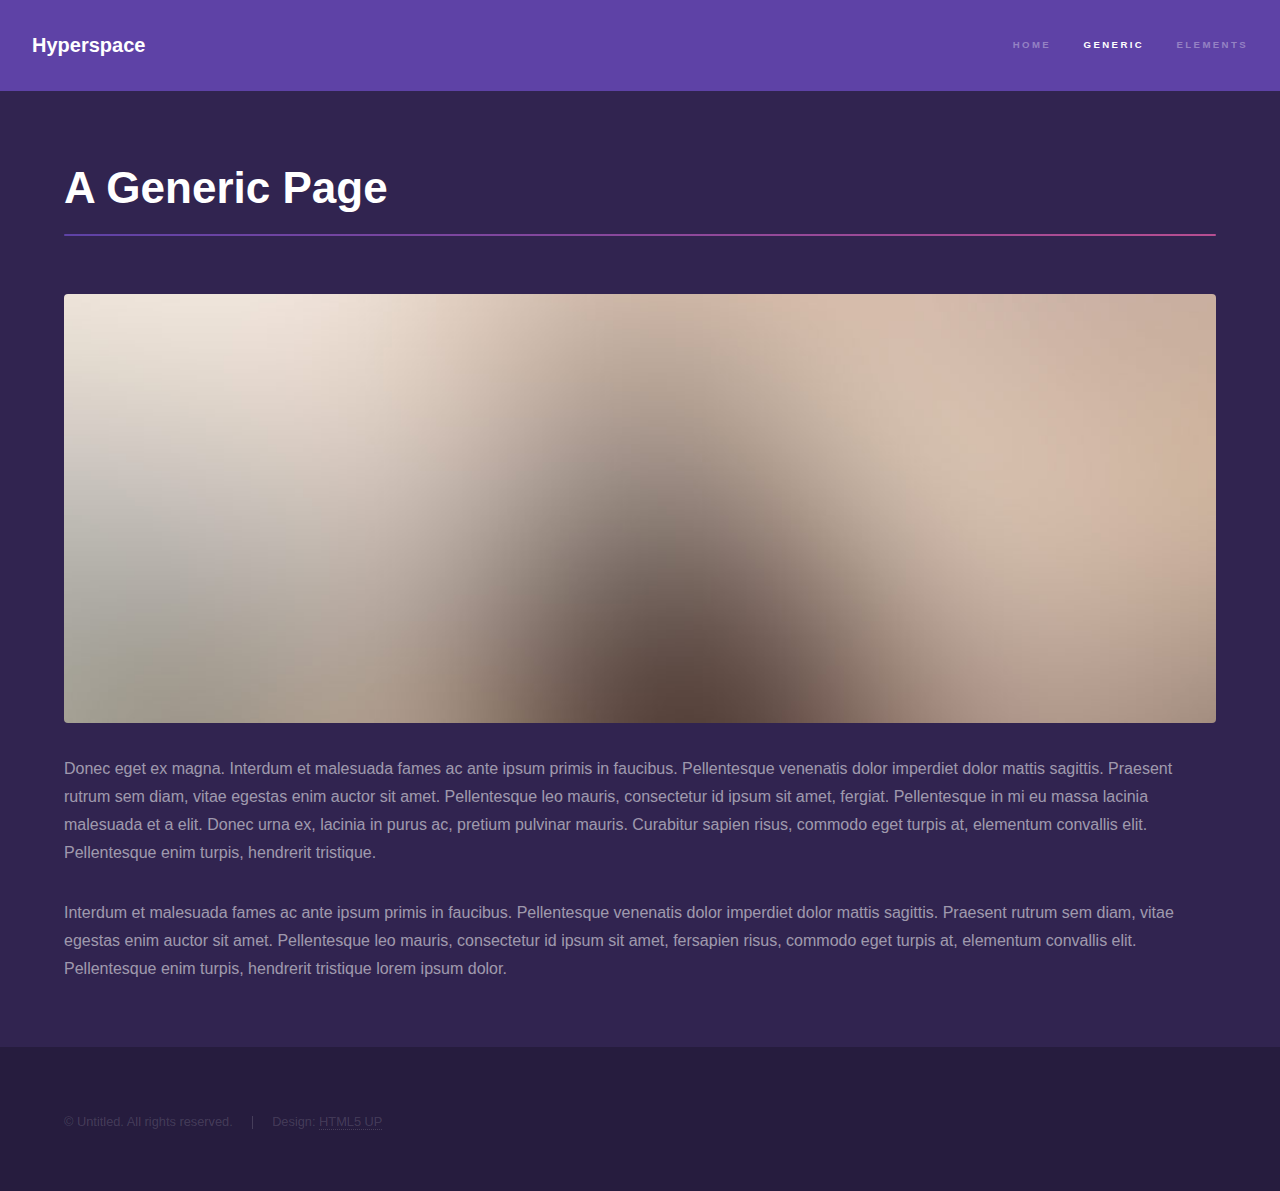
<file: generic.html>
<!DOCTYPE HTML>

<html>
	<head>
		<title>Generic - Hyperspace by HTML5 UP</title>
		<meta charset="utf-8" />
		<meta name="viewport" content="width=device-width, initial-scale=1, user-scalable=no" />
		<link rel="stylesheet" href="assets/css/main.css" />
		<noscript><link rel="stylesheet" href="assets/css/noscript.css" /></noscript>
	</head>
	<body class="is-preload">

		<!-- Header -->
			<header id="header">
				<a href="index.html" class="title">Hyperspace</a>
				<nav>
					<ul>
						<li><a href="index.html">Home</a></li>
						<li><a href="generic.html" class="active">Generic</a></li>
						<li><a href="elements.html">Elements</a></li>
					</ul>
				</nav>
			</header>

		<!-- Wrapper -->
			<div id="wrapper">

				<!-- Main -->
					<section id="main" class="wrapper">
						<div class="inner">
							<h1 class="major">A Generic Page</h1>
							<span class="image fit"><img src="images/pic04.jpg" alt="" /></span>
							<p>Donec eget ex magna. Interdum et malesuada fames ac ante ipsum primis in faucibus. Pellentesque venenatis dolor imperdiet dolor mattis sagittis. Praesent rutrum sem diam, vitae egestas enim auctor sit amet. Pellentesque leo mauris, consectetur id ipsum sit amet, fergiat. Pellentesque in mi eu massa lacinia malesuada et a elit. Donec urna ex, lacinia in purus ac, pretium pulvinar mauris. Curabitur sapien risus, commodo eget turpis at, elementum convallis elit. Pellentesque enim turpis, hendrerit tristique.</p>
							<p>Interdum et malesuada fames ac ante ipsum primis in faucibus. Pellentesque venenatis dolor imperdiet dolor mattis sagittis. Praesent rutrum sem diam, vitae egestas enim auctor sit amet. Pellentesque leo mauris, consectetur id ipsum sit amet, fersapien risus, commodo eget turpis at, elementum convallis elit. Pellentesque enim turpis, hendrerit tristique lorem ipsum dolor.</p>
						</div>
					</section>

			</div>

		<!-- Footer -->
			<footer id="footer" class="wrapper alt">
				<div class="inner">
					<ul class="menu">
						<li>&copy; Untitled. All rights reserved.</li><li>Design: <a href="http://html5up.net">HTML5 UP</a></li>
					</ul>
				</div>
			</footer>

		<!-- Scripts -->
			<script src="assets/js/jquery.min.js"></script>
			<script src="assets/js/jquery.scrollex.min.js"></script>
			<script src="assets/js/jquery.scrolly.min.js"></script>
			<script src="assets/js/browser.min.js"></script>
			<script src="assets/js/breakpoints.min.js"></script>
			<script src="assets/js/util.js"></script>
			<script src="assets/js/main.js"></script>

	</body>
</html>
</file>
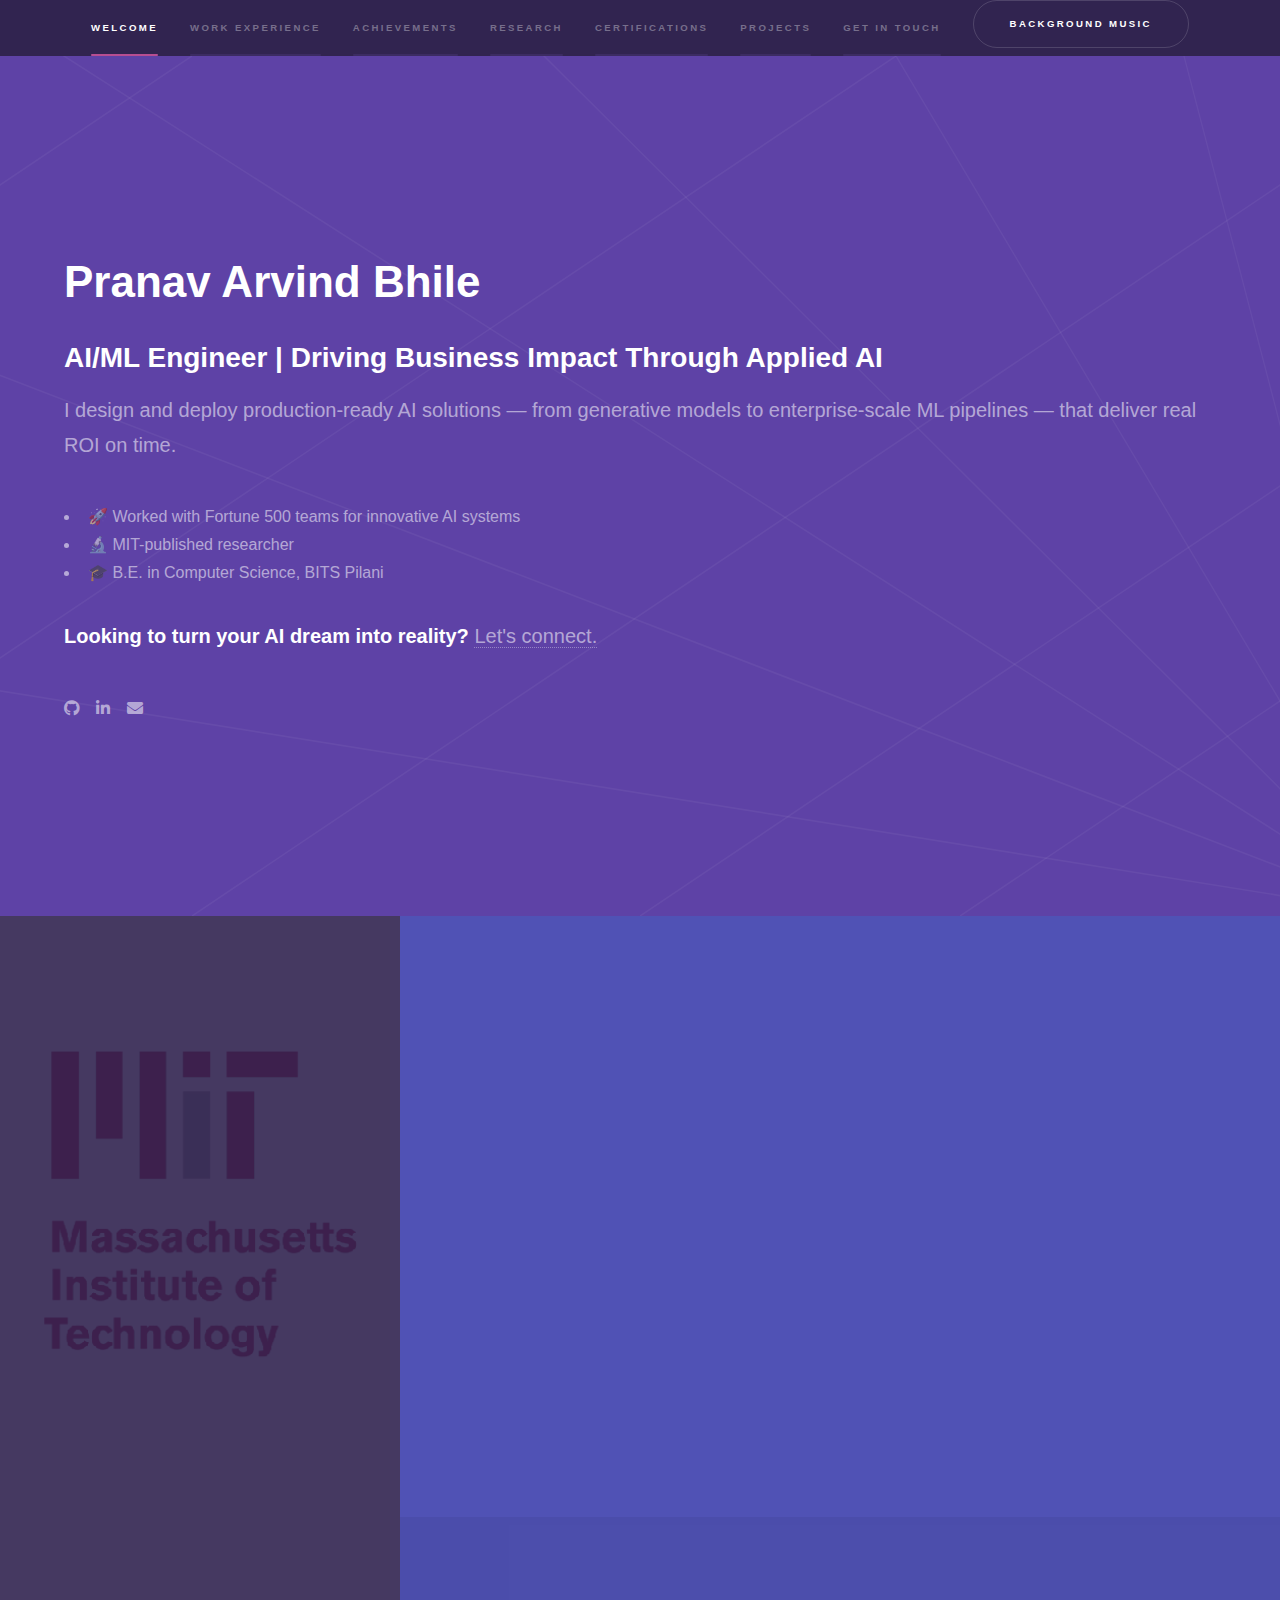
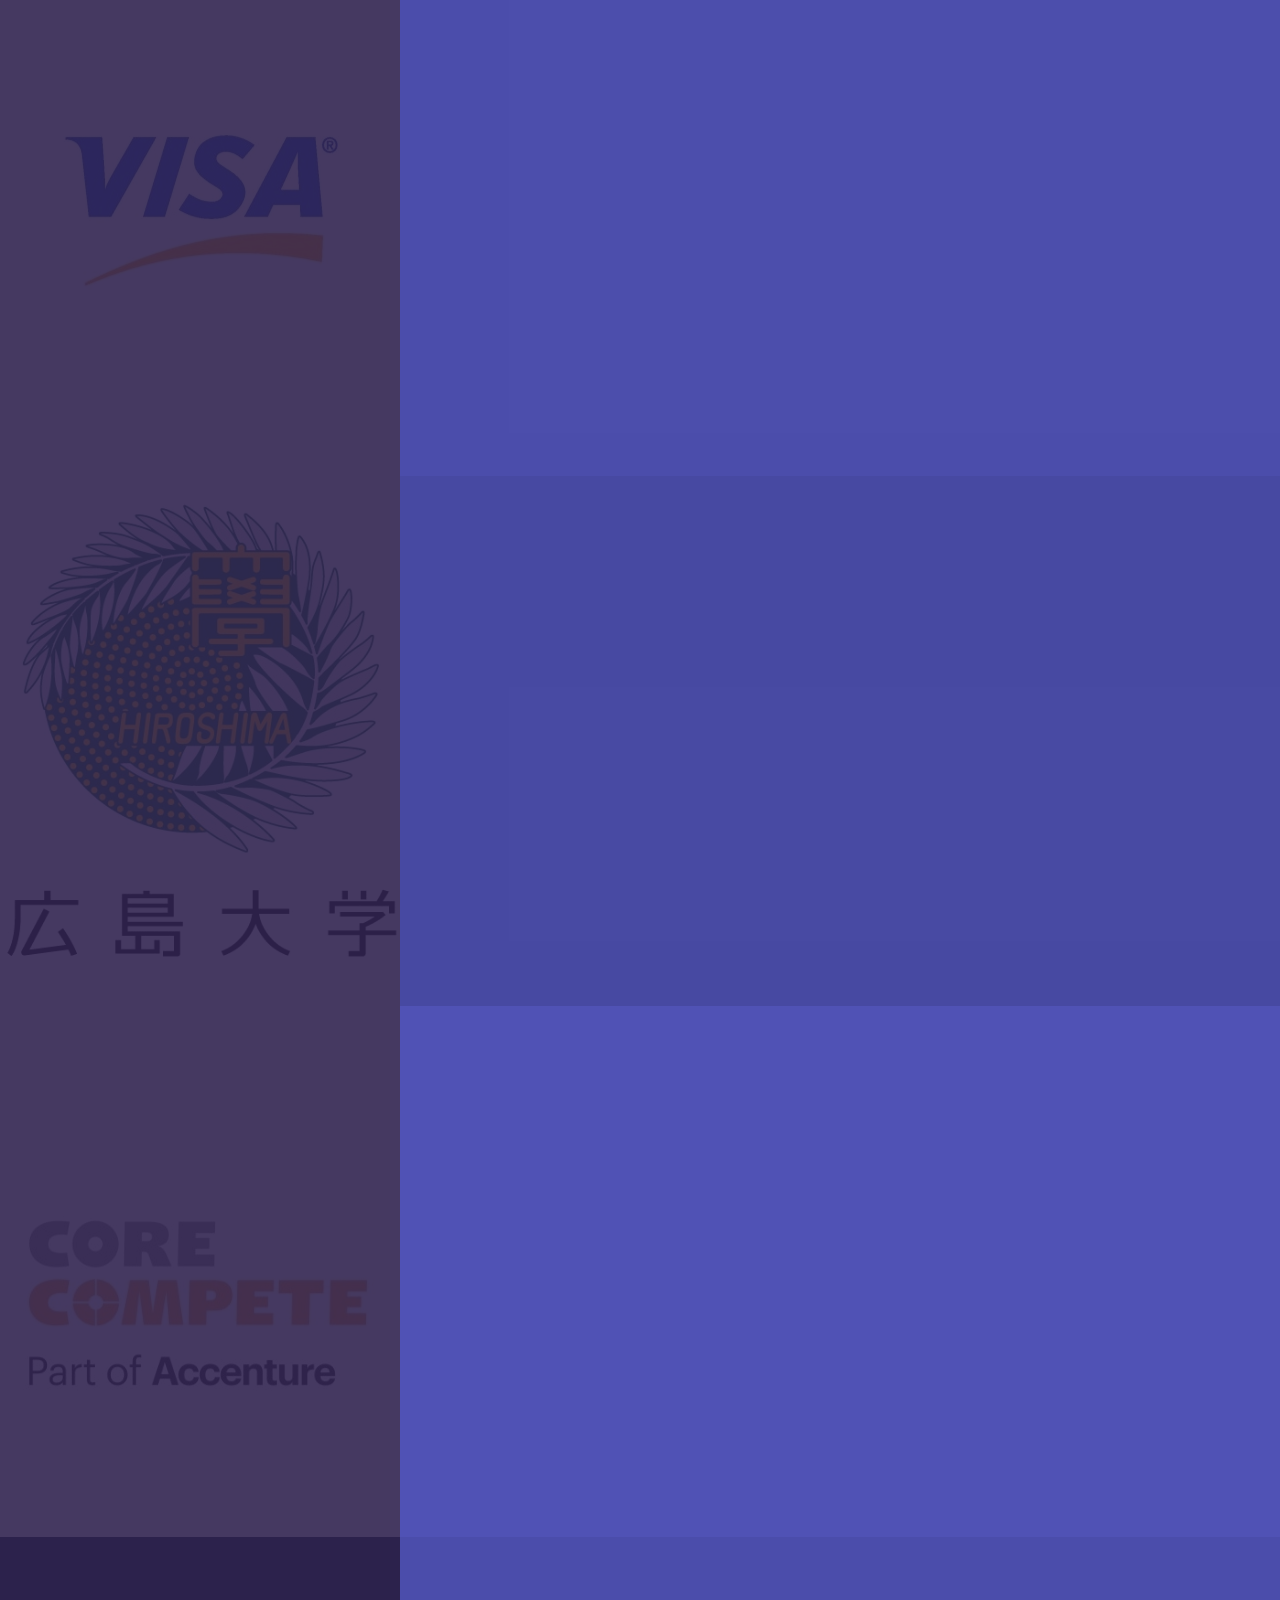
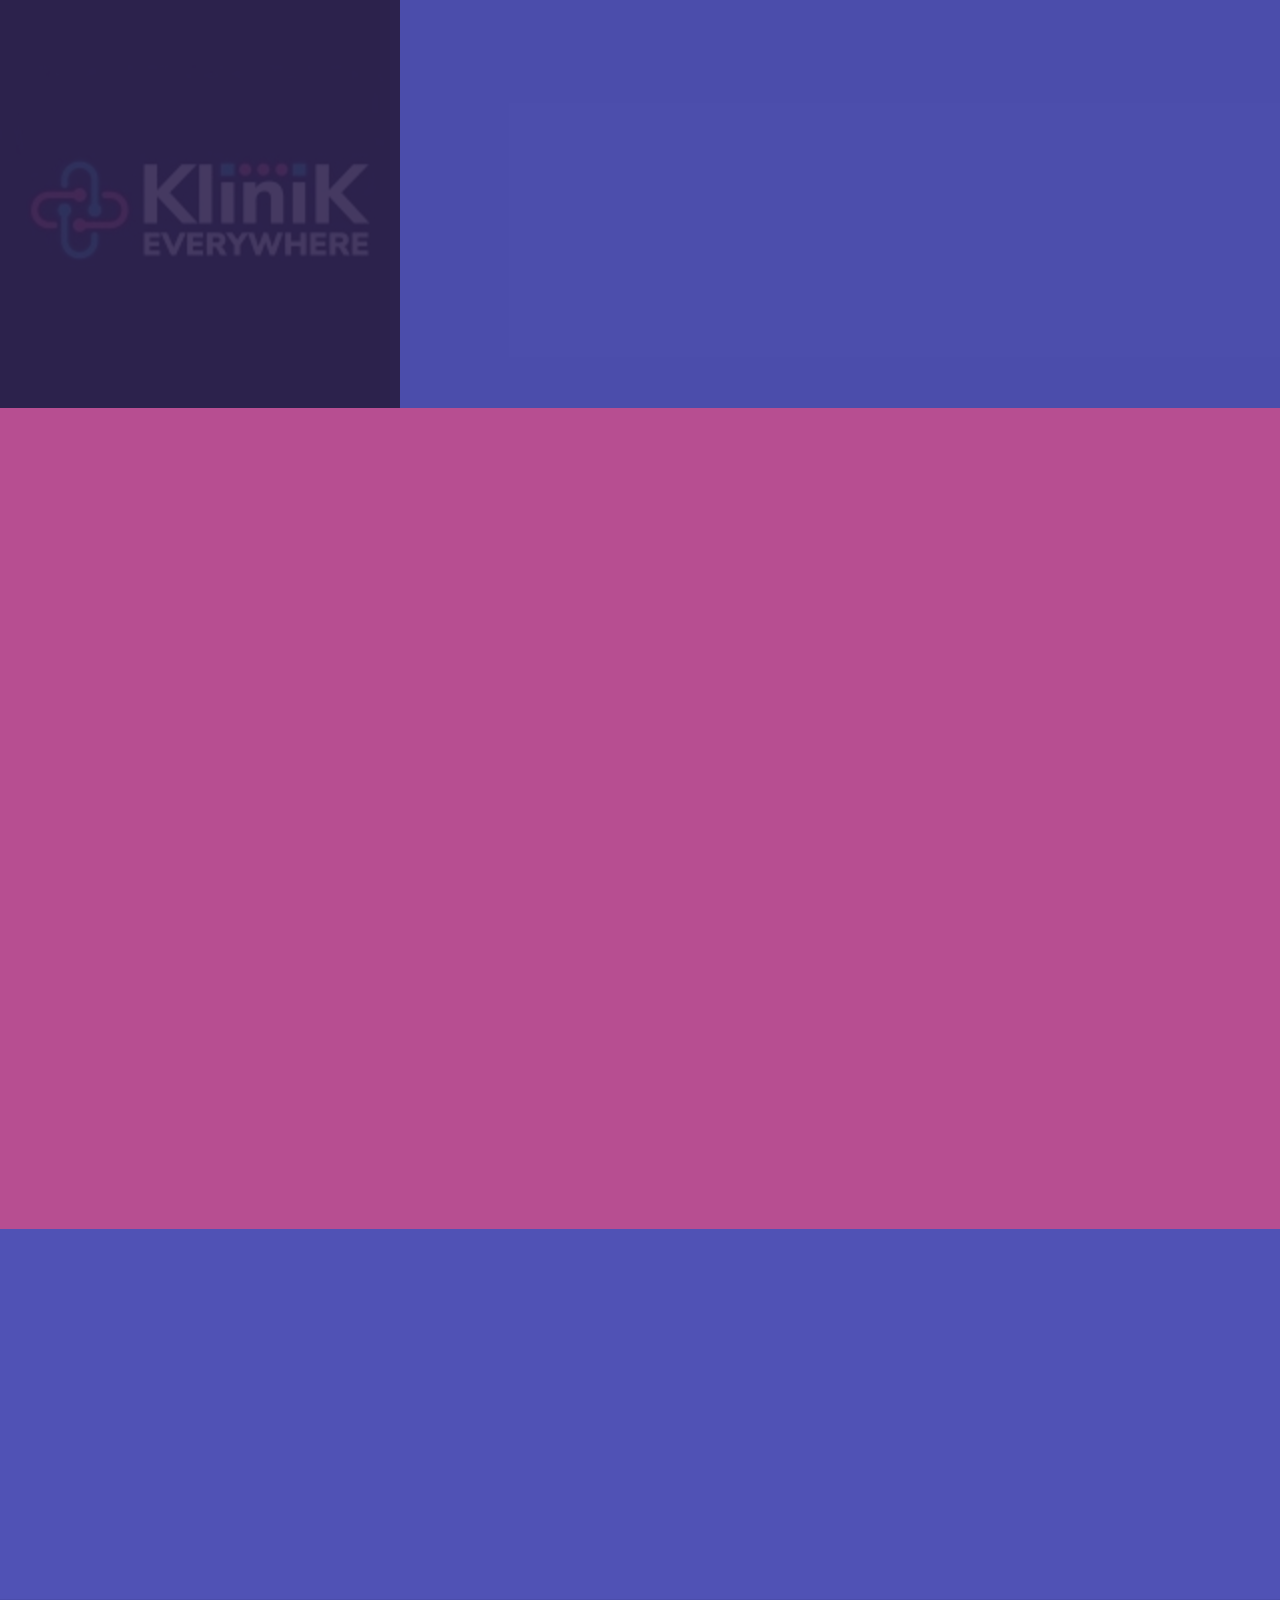
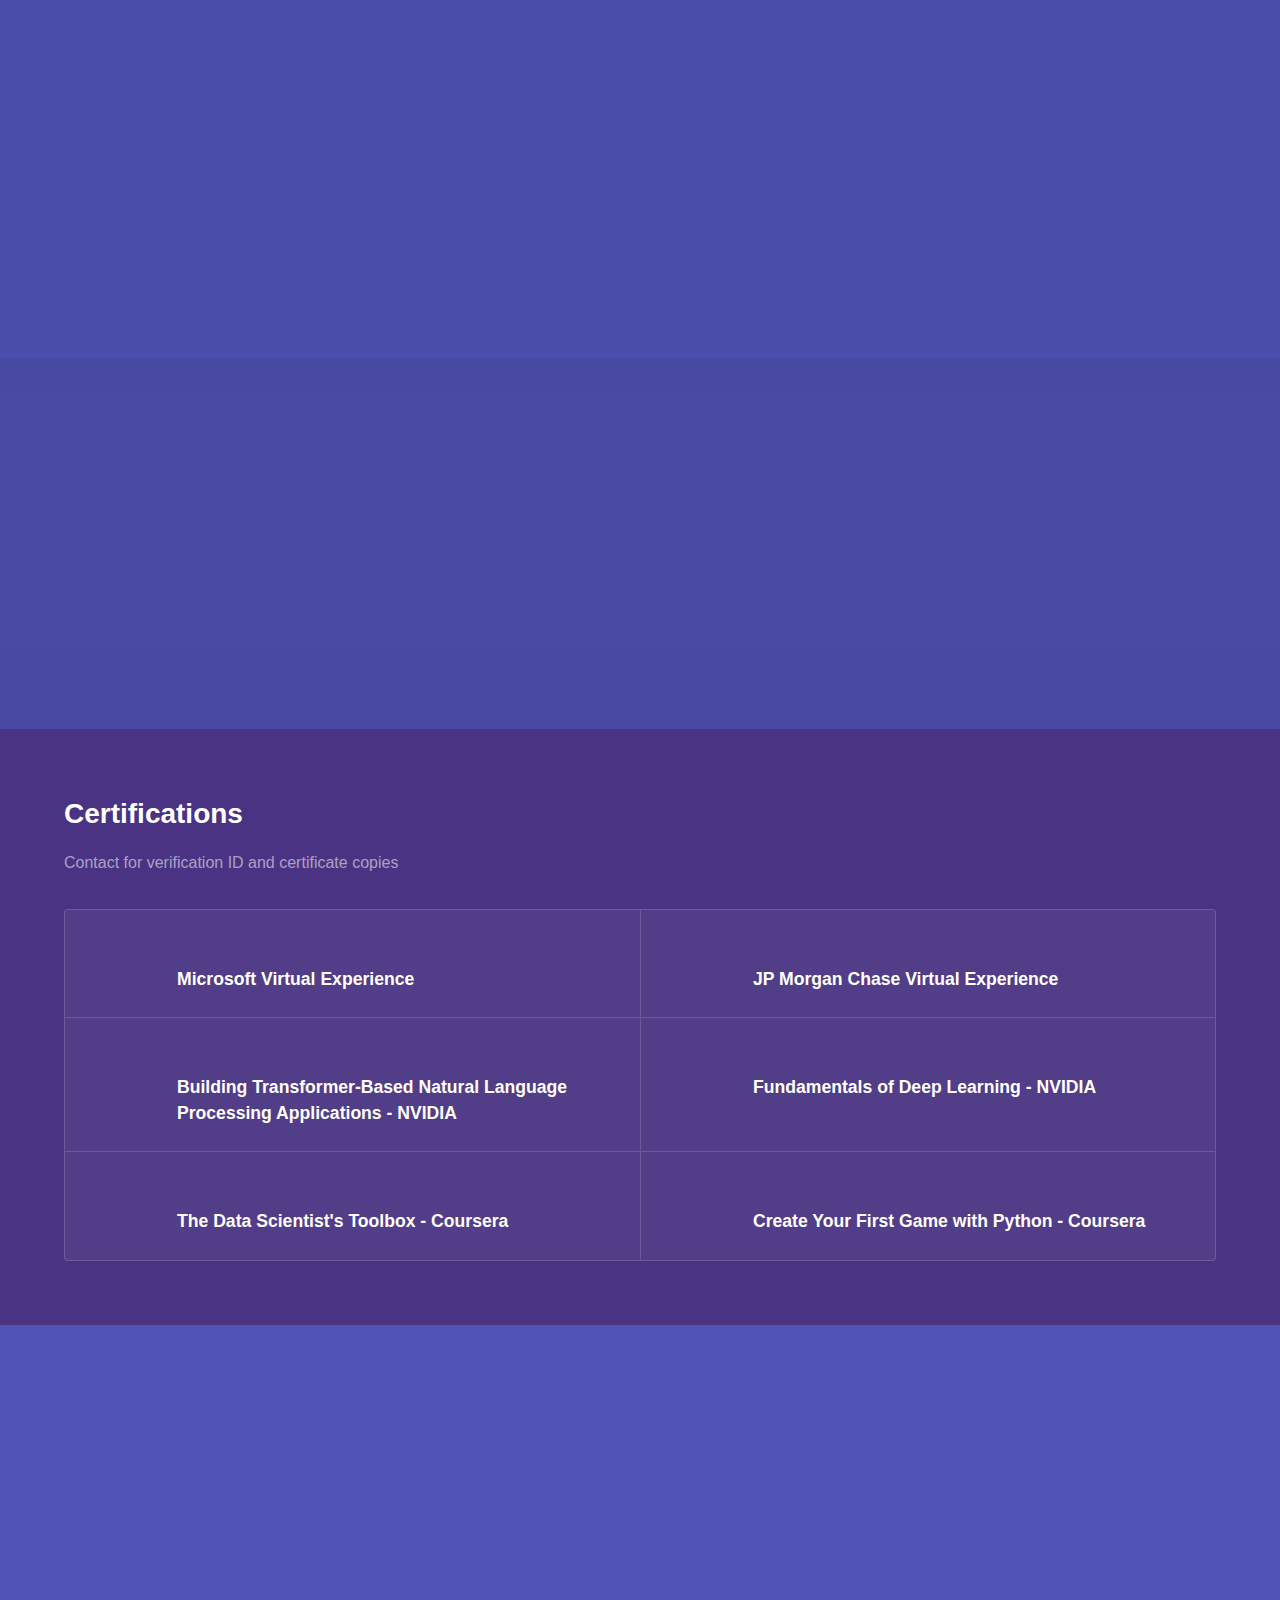
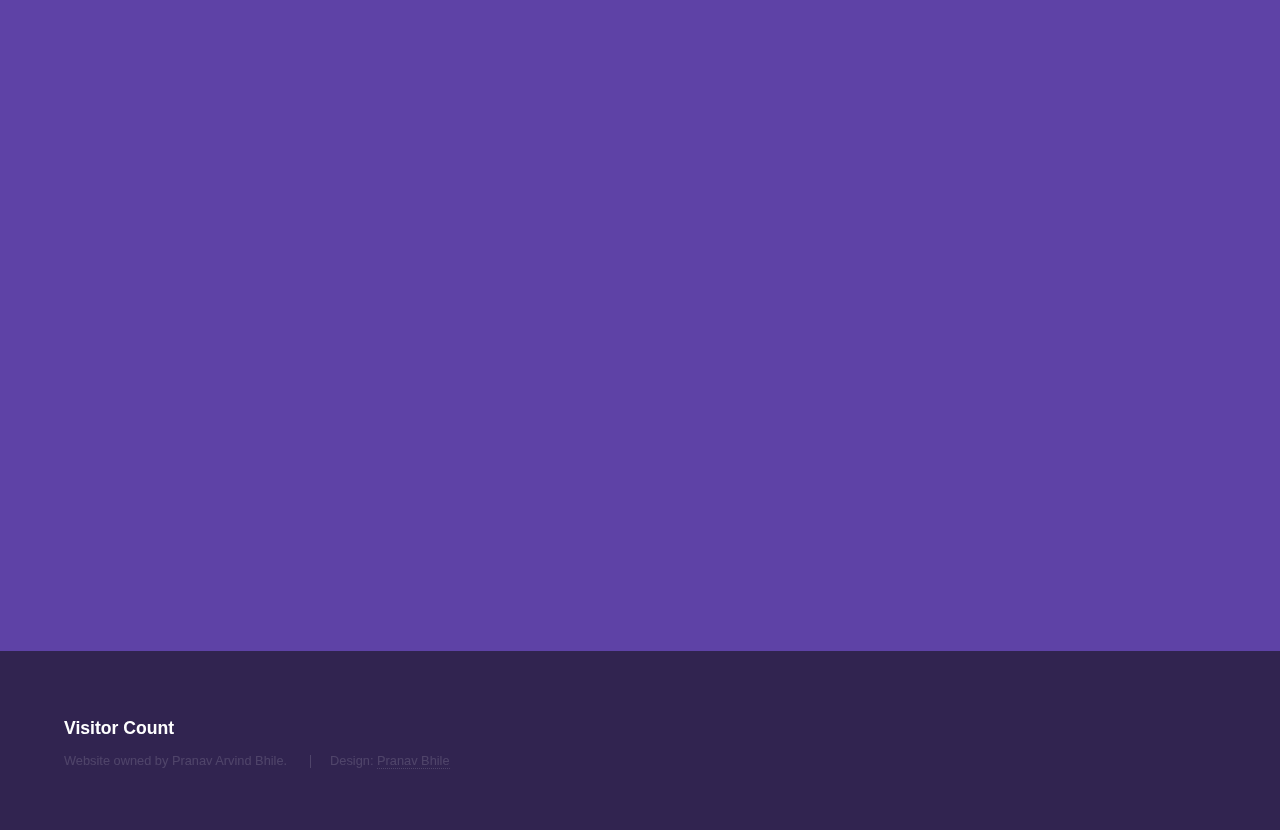
<file: index_backup.html>
<!DOCTYPE html>

<html>
  <head>
    <title>Pranav Arvind Bhile</title>
    <meta charset="utf-8" />
    <meta
      content="width=device-width, initial-scale=1, user-scalable=no"
      name="viewport"
    />
    <link href="assets/css/main.css" rel="stylesheet" />
    <noscript>
      <link href="assets/css/noscript.css" rel="stylesheet" />
    </noscript>
  </head>
  <body class="is-preload">
    <!-- Sidebar -->
    <section id="sidebar">
      <div class="inner">
        <nav>
          <ul>
            <li><a href="#intro">Welcome</a></li>
            <li><a href="#four_one">Work Experience</a></li>
            <li><a href="#five">Achievements</a></li>
            <li><a href="#six">Research</a></li>
            <li><a href="#two">Certifications</a></li>
            <li><a href="#one_one">Projects</a></li>
            <li><a href="#three">Get in touch</a></li>
            <li>
              <audio
                autoplay
                loop
                src="audio/come_fly_with_me.mp3"
                type="audio/mp3"
                hidden
                id="FlyAwayWithMe"
              ></audio>
            </li>

            <button id="playAudio">Background Music</button>

            <script type="text/javascript">
              document
                .getElementById("playAudio")
                .addEventListener("click", function () {
                  var audio = document.getElementById("FlyAwayWithMe");

                  if (this.className == "is-playing") {
                    this.className = "";
                    this.innerHTML = "Play Music";
                    audio.pause();
                  } else {
                    this.className = "is-playing";
                    this.innerHTML = "Pause Music";
                    audio.play();
                  }
                });
            </script>
          </ul>
        </nav>
      </div>
    </section>

    <!-- Wrapper -->
    <div id="wrapper">
      <!-- Intro -->
      <section class="wrapper style1 fullscreen fade-up" id="intro">
        <div class="inner">
          <h1>Pranav Arvind Bhile</h1>
          <h2>
            <strong>
              AI/ML Engineer | Driving Business Impact Through Applied AI
            </strong>
          </h2>

          <p>
            I design and deploy production-ready AI solutions — from generative
            models to enterprise-scale ML pipelines — that deliver real ROI on
            time.
          </p>

          <ul>
            <li>🚀 Worked with Fortune 500 teams for innovative AI systems</li>
            <li>🔬 MIT-published researcher</li>
            <li>🎓 B.E. in Computer Science, BITS Pilani</li>
          </ul>

          <p>
            <strong>Looking to turn your AI dream into reality?</strong>
            <a href="#three">Let's connect.</a>
          </p>

          <ul class="icons">
            <li>
              <a
                class="icon brands fa-github"
                href="https://github.com/pranav-git-hub"
                ><span class="label">GitHub</span></a
              >
            </li>
            <li>
              <a
                class="icon brands fa-linkedin-in"
                href="https://www.linkedin.com/in/pranavbhile/"
                ><span class="label">LinkedIn</span></a
              >
            </li>
            <li>
              <a
                class="icon solid fa-envelope"
                href="mailto:pranavbhile1@gmail.com"
                ><span class="label">Email</span></a
              >
            </li>
          </ul>
        </div>
      </section>
      <!-- Four Work Experience-->
      <section class="wrapper style2 spotlights" id="four_one">
        <section>
          <a class="image" href="#"
            ><img
              alt="Company Logo"
              data-position="top center"
              src="images/MIT.png"
          /></a>
          <div class="content">
            <div class="inner">
              <h2>
                MIT (Massachusetts Institute of Technology), Cambridge, USA
              </h2>
              <h3>Undergraduate Thesis Researcher</h3>
              <p>
                Published research titled Understanding Structure of LLM Using
                Neural Cluster Knockout at IEEE-indexed international
                conference.
              </p>
              <p>
                Pioneered novel Neural Knockout technique in LLM, optimizing
                neuron usage to address hallucination issues in generative AI,
                achieving increased model accuracy in 60% of cases for LLaMA 7B
                and 33B model.
              </p>
              <p>
                Discovered critical model dependency on just 0.016% of the LLM's
                parameters, leading to training optimizations.
              </p>
              <ul class="actions">
                <li>
                  <a class="button" href="https://engineering.mit.edu/"
                    >Website Link</a
                  >
                </li>
              </ul>
            </div>
          </div>
        </section>

        <section>
          <a class="image" href="#"
            ><img
              alt="Company Logo"
              data-position="top center"
              src="images/VISA.jpg"
            />
          </a>
          <div class="content">
            <div class="inner">
              <h2>VISA, Inc., Bengaluru, India</h2>
              <h3>Data Engineering Intern</h3>
              <p>
                Launched VISA Bengaluru's first Generative AI (LLM) in
                collaboration with the USA team, using RAG and QLoRA fine-tuning
                on SQuAD dataset, impacting 28,000+ global users.
              </p>
              <p>
                Built multilingual Q&A model with 92% accuracy on internal
                knowledge base, eliminating 70+ hrs of training.
              </p>
              <p>
                Coded a privacy-focused, end-to-end AI system with an automated
                web scraper for real-time data retrieval, reducing maintenance
                costs by 65%, increasing scalability and reusability for
                multiple use cases.
              </p>
              <ul class="actions">
                <li>
                  <a
                    class="button"
                    href="https://www.linkedin.com/company/visa/"
                    >Company LinkedIn</a
                  >
                </li>
              </ul>
            </div>
          </div>
        </section>

        <section>
          <a class="image" href="#"
            ><img
              alt="Company Logo"
              data-position="top center"
              src="images/hu.jpg"
            />
          </a>
          <div class="content">
            <div class="inner">
              <h2>Hiroshima University, Hiroshima, Japan</h2>
              <h3>Visiting Machine Learning Researcher</h3>
              <p>
                Conducted cross-cultural data science research analyzing 1M data
                points to optimize sustainable energy solutions.
              </p>
              <p>
                Formulated ML energy optimization algorithm using geospatial
                data that improved throughput efficiency by 7%.
              </p>
              <p>
                Presented findings to an international academic audience, Japan,
                collaborating with researchers from 3 countries.
              </p>
              <ul class="actions">
                <li>
                  <a class="button" href="https://www.hiroshima-u.ac.jp/en"
                    >Website Link</a
                  >
                </li>
              </ul>
            </div>
          </div>
        </section>
      </section>

      <section class="wrapper style2 spotlights" id="four_two">
        <section>
          <a class="image" href="#"
            ><img
              alt="Company Logo"
              data-position="top center"
              src="images/AccentureAI.jpg"
          /></a>
          <div class="content">
            <div class="inner">
              <h2>Accenture AI (CoreCompete), North Carolina, USA</h2>
              <h3>Data Science Intern</h3>
              <p>
                Led a 4 intern team in developing a secure data pipeline on
                Google Cloud Platform with 99% data integrity.
              </p>
              <p>
                Automated big data workflows using SQL and Python, reducing
                manual data processing by 60% and enabling real-time data-driven
                decision making for stakeholders.
              </p>
              <p>
                Constructed comprehensive analytics dashboard tracking 50+
                metrics, decreasing report generation time by 40%.
              </p>

              <ul class="actions">
                <li>
                  <a
                    class="button"
                    href="https://www.accenture.com/be-en/services/ai-artificial-intelligence-index"
                    >Company Link</a
                  >
                </li>
              </ul>
            </div>
          </div>
        </section>

        <section>
          <a class="image" href="#"
            ><img
              alt="Company Logo"
              data-position="top center"
              src="images/klinik_logo.jpg"
            />
          </a>
          <div class="content">
            <div class="inner">
              <h2>Klinik Everywhere, Bengaluru, India</h2>
              <h3>Software Developer Intern</h3>
              <p>
                Contributed as core developer in a healthcare startup led by
                former Global Managing Director of Healthcare & Public Services.
              </p>
              <p>
                Built TeleCare, the company's first market-ready product, a
                mobile application that enhances doctor-patient interaction with
                features like video and text chat, EMR records, and appointment
                booking, significantly improving healthcare accessibility.
              </p>
              <ul class="actions">
                <li>
                  <a
                    class="button"
                    href="https://www.linkedin.com/company/klinik-everywhere/"
                    >Company LinkedIn</a
                  >
                </li>
              </ul>
            </div>
          </div>
        </section>
      </section>

      <!-- Five Achievements-->
      <section class="wrapper style3 fade-up" id="five">
        <div class="inner">
          <h2>Achievements</h2>
          <div class="features">
            <section>
              <span class="icon solid major fa-award"></span>
              <h3>Google Solution Challenge 2022</h3>
              <h5>TOP 50 Globally</h5>
              <a herf="https://g.dev/googlepranav/" target="_blank">
                https://g.dev/googlepranav/</a
              >
            </section>
            <section>
              <span class="icon solid major fa-award"></span>
              <h3>Japan Science and Technology Agency Recognition</h3>
              <h5>Sakura Science Club Membership</h5>
              <p>
                Awarded by the Japanese government for international research.
              </p>
            </section>
            <section>
              <span class="icon solid major fa-award"></span>
              <h3>Dr. APJ Abdul Kalam Ignite Awards</h3>
              <h5>National working model building Competition.</h5>
              <p>Won Rs. 5000.</p>
            </section>
            <section>
              <span class="icon solid major fa-award"></span>
              <h3>HackBVEST 2021</h3>
              <h5>Hackathon</h5>
              <p>1st Place Winner.</p>
            </section>
            <section>
              <span class="icon solid major fa-award"></span>
              <h3>Goa Police Hackathon</h3>
              <h5>Hackathon</h5>
              <p>Project shortlisted</p>
            </section>
            <section>
              <span class="icon solid major fa-award"></span>
              <h3>Hacktoberfest 2022 and 2021</h3>
              <h5>Open Source</h5>
              <p>Maintainer and Contributor.</p>
            </section>
          </div>
        </div>
      </section>

      <!-- Six Research-->
      <section class="wrapper style2 spotlights" id="six">
        <section>
          <!--<a href="#" class="image"><img src="images/pic01.jpg" alt="" data-position="center center"/></a>-->
          <div class="content">
            <div class="inner">
              <h2>Self-Supervised Remote Sensing on Mathematical Morphology</h2>
              <h4>Advisor: Dr. Aditya Challa</h4>
              <ul>
                <li>
                  Led a team of 3 to develop a self-supervised remote sensing
                  model on the BigEarthNet dataset, achieving 81.62% accuracy.
                </li>
                <li>
                  Demonstrated the necessity of mathematical morphology as an
                  augmentation in training with contrastive learning.
                </li>
                <!-- <ul class="actions">
                            <li><a href="generic.html" class="button">Learn more</a></li>
                        </ul> -->
              </ul>
            </div>
          </div>
        </section>

        <section>
          <!--<a href="#" class="image"><img src="images/pic01.jpg" alt="" data-position="center center"/></a>-->
          <div class="content">
            <div class="inner">
              <h2>Electric Charging Station Location Optimization</h2>
              <h4>Advisor: Dr. Swati Agarwal</h4>
              <ul>
                <li>
                  Optimized positioning of fast and slow electric charging
                  stations using Particle Swarm Optimization (PSO) algorithm.
                </li>
                <li>
                  Implemented multi-objective model balancing traffic patterns
                  and grid load, optimizing placement for 50+ charging
                  locations.
                </li>
                <!-- <ul class="actions">
                        <li><a href="generic.html" class="button">Learn more</a></li>
                    </ul> -->
              </ul>
            </div>
          </div>
        </section>

        <section>
          <!--<a href="#" class="image"><img src="images/pic01.jpg" alt="" data-position="center center"/></a>-->
          <div class="content">
            <div class="inner">
              <h2>Machine Learning Models For Astrophysics Formulas</h2>
              <h4>Advisor: Dr. Tarun Kumar Jha</h4>
              <ul>
                <li>
                  Worked on 4 different classification models to achieve the
                  best accuracy of 93% on various celestial bodies.
                </li>
                <li>
                  Specialized in OB stars to refine the precision of
                  astrophysics formulas, contributing to more accurate
                  theoretical models.
                </li>
                <!-- <ul class="actions">
                        <li><a href="generic.html" class="button">Learn more</a></li>
                    </ul> -->
              </ul>
            </div>
          </div>
        </section>
      </section>

      <!-- Two Certifications-->
      <section class="wrapper style1-alt" id="two">
        <div class="inner">
          <h2>Certifications</h2>
          <p>Contact for verification ID and certificate copies</p>
          <div class="features">
            <section>
              <span class="icon solid major fa-code"></span>
              <h3>Microsoft Virtual Experience</h3>
            </section>

            <section>
              <span class="icon solid major fa-code"></span>
              <h3>JP Morgan Chase Virtual Experience</h3>
              <!--<p>Phasellus convallis elit id ullam corper amet et pulvinar. Duis aliquam turpis mauris, sed ultricies erat dapibus.</p>-->
            </section>

            <section>
              <span class="icon solid major fa-code"></span>
              <h3>
                Building Transformer-Based Natural Language Processing
                Applications - NVIDIA
              </h3>
            </section>

            <section>
              <span class="icon solid major fa-code"></span>
              <h3>Fundamentals of Deep Learning - NVIDIA</h3>
            </section>

            <section>
              <span class="icon solid major fa-code"></span>
              <h3>The Data Scientist's Toolbox - Coursera</h3>
            </section>

            <section>
              <span class="icon solid major fa-code"></span>
              <h3>Create Your First Game with Python - Coursera</h3>
            </section>
          </div>
        </div>
      </section>

      <!-- One Projects-->
      <section class="wrapper style2 spotlights" id="one_one">
        <section>
          <!--<a href="#" class="image"><img src="images/pic01.jpg" alt="" data-position="center center"/></a>-->
          <div class="content">
            <div class="inner">
              <h2>AI-based Renewable Energy Recommender and Optimizer</h2>
              <ul>
                <li>
                  Developed an AI-based web application to recommend clean
                  energy sources with 92% accuracy for your exact longitude and
                  latitude by normalizing historical climate data and the
                  current month and weather conditions.
                </li>
                <li>
                  Provides the most optimal configuration for every day of the
                  week with 78% accuracy using prediction algorithms.
                </li>
                <!-- <ul class="actions">
                        <li><a href="generic.html" class="button">Learn more</a></li>
                    </ul> -->
              </ul>
            </div>
          </div>
        </section>
        <section>
          <!--<a href="#" class="image"><img src="images/pic01.jpg" alt="" data-position="center center"/></a>-->
          <div class="content">
            <div class="inner">
              <h2>CCTV Threat Detection</h2>
              <ul>
                <li>
                  Created a CCTV safety system with 73% accuracy to alert
                  authorities based on threat activity, reducing 20% of security
                  cost.
                </li>
                <li>
                  Used OpenCV technology to detect threat activities like
                  holding a knife and shooting on the camera in real-time
                  without delay.
                </li>
                <!-- <ul class="actions">
                            <li><a href="generic.html" class="button">Learn more</a></li>
                        </ul> -->
              </ul>
            </div>
          </div>
        </section>

        <section>
          <!--<a href="#" class="image"><img src="images/pic01.jpg" alt="" data-position="center center"/></a>-->
          <div class="content">
            <div class="inner">
              <h2>Genetic Algorithm for Graph Coloring</h2>
              <ul>
                <li>
                  Created a fast and highly functional Genetic algorithm with
                  features like Mutation, inversion, 2-point Canonical
                  crossover, and, Elitism to give solutions to NP-Hard problems
                  in seconds.
                </li>
                <li>
                  Users can adjust features like population size, number of
                  generations, number of edges, max run time, mutation rate,
                  elitism rate, and inversion rate.
                </li>
                <li>
                  One can even adjust the fitness function to get the solution
                  to other similarly encoded populations.
                </li>
                <!-- <ul class="actions">
                        <li><a href="generic.html" class="button">Learn more</a></li>
                    </ul> -->
              </ul>
            </div>
          </div>
        </section>
      </section>

      <section class="wrapper style2 spotlights" id="one_two">
        <section>
          <!--<a href="#" class="image"><img src="images/pic01.jpg" alt="" data-position="center center"/></a>-->
          <div class="content">
            <div class="inner">
              <h2>Plant Disease Diagnosis</h2>
              <ul>
                <li>
                  Developed a mobile application to recognize the plant and
                  disease name with a cure for it with 99.2% accuracy.
                </li>
                <li>
                  Ready to be deployed on drones to standstill cameras to bring
                  the spread of plant diseases to almost 0% when administered
                  weekly. The CNN model adopts various techniques for disease
                  detection like Batch Normalization, Max Pooling techniques.
                </li>
                <!-- <ul class="actions">
                        <li><a href="generic.html" class="button">Learn more</a></li>
                    </ul> -->
              </ul>
            </div>
          </div>
        </section>

        <section>
          <!--<a href="#" class="image"><img src="images/pic01.jpg" alt="" data-position="center center"/></a>-->
          <div class="content">
            <div class="inner">
              <h2>
                Particle Swarm Optimization and Artificial Bee Colony
                Optimization
              </h2>
              <ul>
                <li>
                  Implemented newly developed algorithms like Particle Swarm
                  Optimization and Artificial Bee Colony Optimization to get the
                  optimum results (maximum or minimum) for any number of
                  mathematical equations with any number of constraints within
                  seconds.
                </li>
                <!-- <ul class="actions">
                            <li><a href="generic.html" class="button">Learn more</a></li>
                        </ul> -->
              </ul>
            </div>
          </div>
        </section>
        <section>
          <!--<a href="#" class="image"><img src="images/pic01.jpg" alt="" data-position="center center"/></a>-->
          <div class="content">
            <div class="inner">
              <h2>Data Analysis and Prediction Models</h2>
              <ul>
                <li>
                  Anime recommendation - merged data, cleaned data, selected
                  interesting features, made a pivot table and applied KNN for
                  recommendation.
                </li>
                <li>Google Chaii - Hindi and Tamil Question Answering</li>
                <li>
                  Data visualization, correlation, and predictions by unfreezing
                  and optimizing pre-trained models.
                </li>
                <li>
                  Projects on DataSets: Kaggle Google Landmark Recognition 2021,
                  Kaggle American Sign Language Recognition, and MNIST
                  Handwritten Digit Recognition.
                </li>
                <!-- <ul class="actions">
                            <li><a href="generic.html" class="button">Learn more</a></li>
                        </ul> -->
              </ul>
            </div>
          </div>
        </section>
      </section>

      <section class="wrapper style2 spotlights" id="one_three">
        <section>
          <!--<a href="#" class="image"><img src="images/pic01.jpg" alt="" data-position="center center"/></a>-->
          <div class="content">
            <div class="inner">
              <h2>Othello AI</h2>
              <ul>
                <li>
                  A game of Othello in the PyGame module of Python. Has 1-level
                  deep AI mode for 1 player mode.
                </li>
                <li>
                  The game can be rendered according to the user’s choice.
                </li>
                <li>
                  The game imparts scores and points in 2 ways, increasing
                  re-usability.
                </li>
                <!-- <ul class="actions">
                            <li><a href="generic.html" class="button">Learn more</a></li>
                        </ul> -->
              </ul>
            </div>
          </div>
        </section>

        <section>
          <!--            <a href="#" class="image"><img src="images/pic03.jpg" alt="" data-position="25% 25%"/></a>-->
          <div class="content">
            <div class="inner">
              <h2>MediServ</h2>
              <ul>
                <li>
                  Created a Medical Service providing system built in C++ to
                  work in COVID-19 conditions for the Devfest Hackathon.
                </li>
                <li>
                  It helps in the primary diagnosis of diseases at the comfort
                  of home.
                </li>
                <li>
                  Special emergency portal can call ambulances and buy medicines
                  on an urgent basis.
                </li>
              </ul>
            </div>
          </div>
        </section>

        <section>
          <!--<a href="#" class="image"><img src="images/pic01.jpg" alt="" data-position="center center"/></a>-->
          <div class="content">
            <div class="inner">
              <h2>Ebook to Audiobook</h2>
              <ul>
                <li>
                  Created a Python program from scratch that converts ebooks to
                  audiobooks in online or offline modes with absolute accuracy.
                </li>
                <li>
                  It can save and play audiobooks at different speeds, available
                  in 80 different accents and languages. Moreover, it can read
                  audiobooks from various formats like .epub, .pdf, and .txt and
                  save them in another format.
                </li>
                <!-- <ul class="actions">
                            <li><a href="generic.html" class="button">Learn more</a></li>
                        </ul> -->
              </ul>
            </div>
          </div>
        </section>
      </section>

      <!-- Three Get in touch-->
      <section class="wrapper style1 fade-up" id="three">
        <div class="inner">
          <h2>Get in touch</h2>
          <p>Feel free to contact me anytime.</p>
          <div class="split style1">
            <section>
              <ul class="Skills">
                <h3>My Technical Skills</h3>
                <span>
                  <h3>🧠 Machine Learning & AI</h3>
                  <ul>
                    <li>LLM Architecture, Transformers, RAG</li>
                    <li>Fine-tuning: QLoRA, LoRA, PEFT</li>
                    <li>Natural Language Processing (NLP)</li>
                    <li>Neural Networks, Deep Learning</li>
                    <li>Reinforcement Learning, RLHF</li>
                    <li>Computer Vision, Model Optimization</li>
                    <li>Supervised, Self-Supervised, Unsupervised ML</li>
                  </ul>
                  <h3>☁️ Cloud & Infrastructure</h3>
                  <ul>
                    <li>Google Cloud Platform (GCP),</li>
                    <li>Microsoft Azure,</li>
                    <li>Amazon Web Services (AWS)</li>
                    <li>Docker, CI/CD, Agile Dev</li>
                  </ul>
                  <h3>💻 Programming Languages and Tools</h3>
                  <ul>
                    <li>Python, C/C++, SQL</li>
                    <li>Git, Linux, VS Code, Google Colab</li>
                    <li>PyTorch, TensorFlow, Hugging Face, LangChain</li>
                  </ul>
                </span>
              </ul>
            </section>
            <section>
              <ul class="contact">
                <li>
                  <h3>Address</h3>
                  <span>India, Open to relocate</span>
                </li>
                <li>
                  <h3>Github</h3>
                  <a href="https://github.com/pranav-git-hub">pranav-git-hub</a>
                </li>
                <li>
                  <h3>Linkdin</h3>
                  <a href="https://www.linkedin.com/in/pranavbhile/"
                    >Pranav Arvind Bhile</a
                  >
                </li>
                <li>
                  <h3>Mail</h3>
                  <a href="mailto:pranavbhile1@gmail.com">Gmail</a>
                </li>
                <li>
                  <h3>Social</h3>
                  <ul class="icons">
                    <li>
                      <a
                        class="icon brands fa-github"
                        href="https://github.com/pranav-git-hub"
                        ><span class="label">GitHub</span></a
                      >
                    </li>
                    <li>
                      <a
                        class="icon brands fa-linkedin-in"
                        href="https://www.linkedin.com/in/pranavbhile/"
                        ><span class="label">LinkedIn</span></a
                      >
                    </li>
                    <li>
                      <a
                        class="icon solid fa-envelope"
                        href="mailto:pranavbhile1@gmail.com"
                        ><span class="label">Email</span></a
                      >
                    </li>
                  </ul>
                </li>
              </ul>
            </section>
            <!--                <section>-->
            <!--                    <form method="post" action="#">-->
            <!--                        <div class="fields">-->
            <!--                            <div class="field half">-->
            <!--                                <label for="name">Name</label>-->
            <!--                                <input type="text" name="name" id="name"/>-->
            <!--                            </div>-->
            <!--                            <div class="field half">-->
            <!--                                <label for="email">Email</label>-->
            <!--                                <input type="text" name="email" id="email"/>-->
            <!--                            </div>-->
            <!--                            <div class="field">-->
            <!--                                <label for="message">Message</label>-->
            <!--                                <textarea name="message" id="message" rows="5"></textarea>-->
            <!--                            </div>-->
            <!--                        </div>-->
            <!--                        <ul class="actions">-->
            <!--                            <li><a href="" class="button submit">Send Message</a></li>-->
            <!--                        </ul>-->
            <!--                    </form>-->
            <!--                </section>-->
          </div>
        </div>
      </section>
    </div>

    <!-- Footer -->
    <footer class="wrapper style5 fade-up" id="footer">
      <div class="inner">
        <h3>Visitor Count</h3>
        <script
          src="https://www.freevisitorcounters.com/en/home/counter/856050/t/13"
          type="text/javascript"
        ></script>
        <ul class="menu">
          <li>Website owned by Pranav Arvind Bhile.</li>
          <li>
            Design:
            <a href="https://pranav-git-hub.github.io/web/">Pranav Bhile</a>
          </li>
        </ul>
      </div>
    </footer>

    <!-- Scripts -->
    <script src="assets/js/jquery.min.js"></script>
    <script src="assets/js/jquery.scrollex.min.js"></script>
    <script src="assets/js/jquery.scrolly.min.js"></script>
    <script src="assets/js/browser.min.js"></script>
    <script src="assets/js/breakpoints.min.js"></script>
    <script src="assets/js/util.js"></script>
    <script src="assets/js/main.js"></script>
  </body>
</html>
</file>
<file: assets/css/noscript.css>
/* Spotlights */

	.spotlights > section > .image:before {
		opacity: 0 !important;
	}

	.spotlights > section > .content > .inner {
		-moz-transform: none !important;
		-webkit-transform: none !important;
		-ms-transform: none !important;
		transform: none !important;
		opacity: 1 !important;
	}

/* Wrapper */

	.wrapper > .inner {
		opacity: 1 !important;
		-moz-transform: none !important;
		-webkit-transform: none !important;
		-ms-transform: none !important;
		transform: none !important;
	}

/* Sidebar */

	#sidebar > .inner {
		opacity: 1 !important;
	}

	#sidebar nav > ul > li {
		-moz-transform: none !important;
		-webkit-transform: none !important;
		-ms-transform: none !important;
		transform: none !important;
		opacity: 1 !important;
	}
</file>
<file: assets/css/main.css>
@import url(fontawesome-all.min.css);

html, body, div, span, applet, object,
iframe, h1, h2, h3, h4, h5, h6, p, blockquote,
pre, a, abbr, acronym, address, big, cite,
code, del, dfn, em, img, ins, kbd, q, s, samp,
small, strike, strong, sub, sup, tt, var, b,
u, i, center, dl, dt, dd, ol, ul, li, fieldset,
form, label, legend, table, caption, tbody,
tfoot, thead, tr, th, td, article, aside,
canvas, details, embed, figure, figcaption,
footer, header, hgroup, menu, nav, output, ruby,
section, summary, time, mark, audio, video {
	margin: 0;
	padding: 0;
	border: 0;
	font-size: 100%;
	font: inherit;
	vertical-align: baseline;}

article, aside, details, figcaption, figure,
footer, header, hgroup, menu, nav, section {
	display: block;}

body {
	line-height: 1;
}

ol, ul {
	list-style: none;
}

blockquote, q {
	quotes: none;
}

	blockquote:before, blockquote:after, q:before, q:after {
		content: '';
		content: none;
	}

table {
	border-collapse: collapse;
	border-spacing: 0;
}

body {
	-webkit-text-size-adjust: none;
}

mark {
	background-color: transparent;
	color: inherit;
}

input::-moz-focus-inner {
	border: 0;
	padding: 0;
}

input, select, textarea {
	-moz-appearance: none;
	-webkit-appearance: none;
	-ms-appearance: none;
	appearance: none;
}

/* Basic */

	@-ms-viewport {
		width: device-width;
	}

	body {
		-ms-overflow-style: scrollbar;
	}

	@media screen and (max-width: 480px) {

		html, body {
			min-width: 320px;
		}

	}

	html {
		box-sizing: border-box;
	}

	*, *:before, *:after {
		box-sizing: inherit;
	}

	body {
		background: #312450;
	}

		body.is-preload *, body.is-preload *:before, body.is-preload *:after {
			-moz-animation: none !important;
			-webkit-animation: none !important;
			-ms-animation: none !important;
			animation: none !important;
			-moz-transition: none !important;
			-webkit-transition: none !important;
			-ms-transition: none !important;
			transition: none !important;
		}

/* Type */

	body, input, select, textarea {
		color: rgba(255, 255, 255, 0.55);
		font-family: Arial, Helvetica, sans-serif;
		font-size: 16.5pt;
		font-weight: normal;
		line-height: 1.75;
	}

		@media screen and (max-width: 1680px) {

			body, input, select, textarea {
				font-size: 13pt;
			}

		}

		@media screen and (max-width: 1280px) {

			body, input, select, textarea {
				font-size: 12pt;
			}

		}

		@media screen and (max-width: 360px) {

			body, input, select, textarea {
				font-size: 11pt;
			}

		}

	a {
		-moz-transition: color 0.2s ease, border-bottom-color 0.2s ease;
		-webkit-transition: color 0.2s ease, border-bottom-color 0.2s ease;
		-ms-transition: color 0.2s ease, border-bottom-color 0.2s ease;
		transition: color 0.2s ease, border-bottom-color 0.2s ease;
		border-bottom: dotted 1px rgba(255, 255, 255, 0.35);
		color: inherit;
		text-decoration: none;
	}

		a:hover {
			border-bottom-color: transparent;
			color: #ffffff;
		}

	strong, b {
		color: #ffffff;
		font-weight: bold;
	}

	em, i {
		font-style: italic;
	}

	p {
		margin: 0 0 2em 0;
	}

	h1, h2, h3, h4, h5, h6 {
		color: #ffffff;
		font-weight: bold;
		line-height: 1.5;
		margin: 0 0 0.5em 0;
	}

		h1 a, h2 a, h3 a, h4 a, h5 a, h6 a {
			color: inherit;
			text-decoration: none;
		}

	h1 {
		font-size: 2.75em;
	}

		h1.major {
			margin: 0 0 1.3em 0;
			position: relative;
			padding-bottom: 0.35em;
		}

			h1.major:after {
				background-image: -moz-linear-gradient(to right, #5e42a6, #b74e91);
				background-image: -webkit-linear-gradient(to right, #5e42a6, #b74e91);
				background-image: -ms-linear-gradient(to right, #5e42a6, #b74e91);
				background-image: linear-gradient(to right, #5e42a6, #b74e91);
				-moz-transition: max-width 0.2s ease;
				-webkit-transition: max-width 0.2s ease;
				-ms-transition: max-width 0.2s ease;
				transition: max-width 0.2s ease;
				border-radius: 0.2em;
				bottom: 0;
				content: '';
				height: 0.05em;
				position: absolute;
				right: 0;
				width: 100%;
			}

	h2 {
		font-size: 1.75em;
	}

	h3 {
		font-size: 1.1em;
	}

	h4 {
		font-size: 1em;
	}

	h5 {
		font-size: 0.8em;
	}

	h6 {
		font-size: 0.6em;
	}

	@media screen and (max-width: 736px) {

		h1 {
			font-size: 2em;
		}

		h2 {
			font-size: 1.25em;
		}

		h3 {
			font-size: 1em;
		}

		h4 {
			font-size: 0.8em;
		}

		h5 {
			font-size: 0.6em;
		}

		h6 {
			font-size: 0.6em;
		}

	}

	sub {
		font-size: 0.8em;
		position: relative;
		top: 0.5em;
	}

	sup {
		font-size: 0.8em;
		position: relative;
		top: -0.5em;
	}

	blockquote {
		border-left: solid 4px rgba(255, 255, 255, 0.15);
		font-style: italic;
		margin: 0 0 2em 0;
		padding: 0.5em 0 0.5em 2em;
	}

	code {
		background: rgba(255, 255, 255, 0.05);
		border-radius: 0.25em;
		border: solid 1px rgba(255, 255, 255, 0.15);
		font-family: "Courier New", monospace;
		font-size: 0.9em;
		margin: 0 0.25em;
		padding: 0.25em 0.65em;
	}

	pre {
		-webkit-overflow-scrolling: touch;
		font-family: "Courier New", monospace;
		font-size: 0.9em;
		margin: 0 0 2em 0;
	}

		pre code {
			display: block;
			line-height: 1.75em;
			padding: 1em 1.5em;
			overflow-x: auto;
		}

	hr {
		border: 0;
		border-bottom: solid 1px rgba(255, 255, 255, 0.15);
		margin: 2em 0;
	}

		hr.major {
			margin: 3em 0;
		}

	.align-left {
		text-align: left;
	}

	.align-center {
		text-align: center;
	}

	.align-right {
		text-align: right;
	}

/* Row */

	.row {
		display: flex;
		flex-wrap: wrap;
		box-sizing: border-box;
		align-items: stretch;
	}

		.row > * {
			box-sizing: border-box;
		}

		.row.gtr-uniform > * > :last-child {
			margin-bottom: 0;
		}

		.row.aln-left {
			justify-content: flex-start;
		}

		.row.aln-center {
			justify-content: center;
		}

		.row.aln-right {
			justify-content: flex-end;
		}

		.row.aln-top {
			align-items: flex-start;
		}

		.row.aln-middle {
			align-items: center;
		}

		.row.aln-bottom {
			align-items: flex-end;
		}

		.row > .imp {
			order: -1;
		}

		.row > .col-1 {
			width: 8.33333%;
		}

		.row > .off-1 {
			margin-left: 8.33333%;
		}

		.row > .col-2 {
			width: 16.66667%;
		}

		.row > .off-2 {
			margin-left: 16.66667%;
		}

		.row > .col-3 {
			width: 25%;
		}

		.row > .off-3 {
			margin-left: 25%;
		}

		.row > .col-4 {
			width: 33.33333%;
		}

		.row > .off-4 {
			margin-left: 33.33333%;
		}

		.row > .col-5 {
			width: 41.66667%;
		}

		.row > .off-5 {
			margin-left: 41.66667%;
		}

		.row > .col-6 {
			width: 50%;
		}

		.row > .off-6 {
			margin-left: 50%;
		}

		.row > .col-7 {
			width: 58.33333%;
		}

		.row > .off-7 {
			margin-left: 58.33333%;
		}

		.row > .col-8 {
			width: 66.66667%;
		}

		.row > .off-8 {
			margin-left: 66.66667%;
		}

		.row > .col-9 {
			width: 75%;
		}

		.row > .off-9 {
			margin-left: 75%;
		}

		.row > .col-10 {
			width: 83.33333%;
		}

		.row > .off-10 {
			margin-left: 83.33333%;
		}

		.row > .col-11 {
			width: 91.66667%;
		}

		.row > .off-11 {
			margin-left: 91.66667%;
		}

		.row > .col-12 {
			width: 100%;
		}

		.row > .off-12 {
			margin-left: 100%;
		}

		.row.gtr-0 {
			margin-top: 0;
			margin-left: 0em;
		}

			.row.gtr-0 > * {
				padding: 0 0 0 0em;
			}

			.row.gtr-0.gtr-uniform {
				margin-top: 0em;
			}

				.row.gtr-0.gtr-uniform > * {
					padding-top: 0em;
				}

		.row.gtr-25 {
			margin-top: 0;
			margin-left: -0.375em;
		}

			.row.gtr-25 > * {
				padding: 0 0 0 0.375em;
			}

			.row.gtr-25.gtr-uniform {
				margin-top: -0.375em;
			}

				.row.gtr-25.gtr-uniform > * {
					padding-top: 0.375em;
				}

		.row.gtr-50 {
			margin-top: 0;
			margin-left: -0.75em;
		}

			.row.gtr-50 > * {
				padding: 0 0 0 0.75em;
			}

			.row.gtr-50.gtr-uniform {
				margin-top: -0.75em;
			}

				.row.gtr-50.gtr-uniform > * {
					padding-top: 0.75em;
				}

		.row {
			margin-top: 0;
			margin-left: -1.5em;
		}

			.row > * {
				padding: 0 0 0 1.5em;
			}

			.row.gtr-uniform {
				margin-top: -1.5em;
			}

				.row.gtr-uniform > * {
					padding-top: 1.5em;
				}

		.row.gtr-150 {
			margin-top: 0;
			margin-left: -2.25em;
		}

			.row.gtr-150 > * {
				padding: 0 0 0 2.25em;
			}

			.row.gtr-150.gtr-uniform {
				margin-top: -2.25em;
			}

				.row.gtr-150.gtr-uniform > * {
					padding-top: 2.25em;
				}

		.row.gtr-200 {
			margin-top: 0;
			margin-left: -3em;
		}

			.row.gtr-200 > * {
				padding: 0 0 0 3em;
			}

			.row.gtr-200.gtr-uniform {
				margin-top: -3em;
			}

				.row.gtr-200.gtr-uniform > * {
					padding-top: 3em;
				}

		@media screen and (max-width: 1680px) {

			.row {
				display: flex;
				flex-wrap: wrap;
				box-sizing: border-box;
				align-items: stretch;
			}

				.row > * {
					box-sizing: border-box;
				}

				.row.gtr-uniform > * > :last-child {
					margin-bottom: 0;
				}

				.row.aln-left {
					justify-content: flex-start;
				}

				.row.aln-center {
					justify-content: center;
				}

				.row.aln-right {
					justify-content: flex-end;
				}

				.row.aln-top {
					align-items: flex-start;
				}

				.row.aln-middle {
					align-items: center;
				}

				.row.aln-bottom {
					align-items: flex-end;
				}

				.row > .imp-xlarge {
					order: -1;
				}

				.row > .col-1-xlarge {
					width: 8.33333%;
				}

				.row > .off-1-xlarge {
					margin-left: 8.33333%;
				}

				.row > .col-2-xlarge {
					width: 16.66667%;
				}

				.row > .off-2-xlarge {
					margin-left: 16.66667%;
				}

				.row > .col-3-xlarge {
					width: 25%;
				}

				.row > .off-3-xlarge {
					margin-left: 25%;
				}

				.row > .col-4-xlarge {
					width: 33.33333%;
				}

				.row > .off-4-xlarge {
					margin-left: 33.33333%;
				}

				.row > .col-5-xlarge {
					width: 41.66667%;
				}

				.row > .off-5-xlarge {
					margin-left: 41.66667%;
				}

				.row > .col-6-xlarge {
					width: 50%;
				}

				.row > .off-6-xlarge {
					margin-left: 50%;
				}

				.row > .col-7-xlarge {
					width: 58.33333%;
				}

				.row > .off-7-xlarge {
					margin-left: 58.33333%;
				}

				.row > .col-8-xlarge {
					width: 66.66667%;
				}

				.row > .off-8-xlarge {
					margin-left: 66.66667%;
				}

				.row > .col-9-xlarge {
					width: 75%;
				}

				.row > .off-9-xlarge {
					margin-left: 75%;
				}

				.row > .col-10-xlarge {
					width: 83.33333%;
				}

				.row > .off-10-xlarge {
					margin-left: 83.33333%;
				}

				.row > .col-11-xlarge {
					width: 91.66667%;
				}

				.row > .off-11-xlarge {
					margin-left: 91.66667%;
				}

				.row > .col-12-xlarge {
					width: 100%;
				}

				.row > .off-12-xlarge {
					margin-left: 100%;
				}

				.row.gtr-0 {
					margin-top: 0;
					margin-left: 0em;
				}

					.row.gtr-0 > * {
						padding: 0 0 0 0em;
					}

					.row.gtr-0.gtr-uniform {
						margin-top: 0em;
					}

						.row.gtr-0.gtr-uniform > * {
							padding-top: 0em;
						}

				.row.gtr-25 {
					margin-top: 0;
					margin-left: -0.375em;
				}

					.row.gtr-25 > * {
						padding: 0 0 0 0.375em;
					}

					.row.gtr-25.gtr-uniform {
						margin-top: -0.375em;
					}

						.row.gtr-25.gtr-uniform > * {
							padding-top: 0.375em;
						}

				.row.gtr-50 {
					margin-top: 0;
					margin-left: -0.75em;
				}

					.row.gtr-50 > * {
						padding: 0 0 0 0.75em;
					}

					.row.gtr-50.gtr-uniform {
						margin-top: -0.75em;
					}

						.row.gtr-50.gtr-uniform > * {
							padding-top: 0.75em;
						}

				.row {
					margin-top: 0;
					margin-left: -1.5em;
				}

					.row > * {
						padding: 0 0 0 1.5em;
					}

					.row.gtr-uniform {
						margin-top: -1.5em;
					}

						.row.gtr-uniform > * {
							padding-top: 1.5em;
						}

				.row.gtr-150 {
					margin-top: 0;
					margin-left: -2.25em;
				}

					.row.gtr-150 > * {
						padding: 0 0 0 2.25em;
					}

					.row.gtr-150.gtr-uniform {
						margin-top: -2.25em;
					}

						.row.gtr-150.gtr-uniform > * {
							padding-top: 2.25em;
						}

				.row.gtr-200 {
					margin-top: 0;
					margin-left: -3em;
				}

					.row.gtr-200 > * {
						padding: 0 0 0 3em;
					}

					.row.gtr-200.gtr-uniform {
						margin-top: -3em;
					}

						.row.gtr-200.gtr-uniform > * {
							padding-top: 3em;
						}

		}

		@media screen and (max-width: 1280px) {

			.row {
				display: flex;
				flex-wrap: wrap;
				box-sizing: border-box;
				align-items: stretch;
			}

				.row > * {
					box-sizing: border-box;
				}

				.row.gtr-uniform > * > :last-child {
					margin-bottom: 0;
				}

				.row.aln-left {
					justify-content: flex-start;
				}

				.row.aln-center {
					justify-content: center;
				}

				.row.aln-right {
					justify-content: flex-end;
				}

				.row.aln-top {
					align-items: flex-start;
				}

				.row.aln-middle {
					align-items: center;
				}

				.row.aln-bottom {
					align-items: flex-end;
				}

				.row > .imp-large {
					order: -1;
				}

				.row > .col-1-large {
					width: 8.33333%;
				}

				.row > .off-1-large {
					margin-left: 8.33333%;
				}

				.row > .col-2-large {
					width: 16.66667%;
				}

				.row > .off-2-large {
					margin-left: 16.66667%;
				}

				.row > .col-3-large {
					width: 25%;
				}

				.row > .off-3-large {
					margin-left: 25%;
				}

				.row > .col-4-large {
					width: 33.33333%;
				}

				.row > .off-4-large {
					margin-left: 33.33333%;
				}

				.row > .col-5-large {
					width: 41.66667%;
				}

				.row > .off-5-large {
					margin-left: 41.66667%;
				}

				.row > .col-6-large {
					width: 50%;
				}

				.row > .off-6-large {
					margin-left: 50%;
				}

				.row > .col-7-large {
					width: 58.33333%;
				}

				.row > .off-7-large {
					margin-left: 58.33333%;
				}

				.row > .col-8-large {
					width: 66.66667%;
				}

				.row > .off-8-large {
					margin-left: 66.66667%;
				}

				.row > .col-9-large {
					width: 75%;
				}

				.row > .off-9-large {
					margin-left: 75%;
				}

				.row > .col-10-large {
					width: 83.33333%;
				}

				.row > .off-10-large {
					margin-left: 83.33333%;
				}

				.row > .col-11-large {
					width: 91.66667%;
				}

				.row > .off-11-large {
					margin-left: 91.66667%;
				}

				.row > .col-12-large {
					width: 100%;
				}

				.row > .off-12-large {
					margin-left: 100%;
				}

				.row.gtr-0 {
					margin-top: 0;
					margin-left: 0em;
				}

					.row.gtr-0 > * {
						padding: 0 0 0 0em;
					}

					.row.gtr-0.gtr-uniform {
						margin-top: 0em;
					}

						.row.gtr-0.gtr-uniform > * {
							padding-top: 0em;
						}

				.row.gtr-25 {
					margin-top: 0;
					margin-left: -0.375em;
				}

					.row.gtr-25 > * {
						padding: 0 0 0 0.375em;
					}

					.row.gtr-25.gtr-uniform {
						margin-top: -0.375em;
					}

						.row.gtr-25.gtr-uniform > * {
							padding-top: 0.375em;
						}

				.row.gtr-50 {
					margin-top: 0;
					margin-left: -0.75em;
				}

					.row.gtr-50 > * {
						padding: 0 0 0 0.75em;
					}

					.row.gtr-50.gtr-uniform {
						margin-top: -0.75em;
					}

						.row.gtr-50.gtr-uniform > * {
							padding-top: 0.75em;
						}

				.row {
					margin-top: 0;
					margin-left: -1.5em;
				}

					.row > * {
						padding: 0 0 0 1.5em;
					}

					.row.gtr-uniform {
						margin-top: -1.5em;
					}

						.row.gtr-uniform > * {
							padding-top: 1.5em;
						}

				.row.gtr-150 {
					margin-top: 0;
					margin-left: -2.25em;
				}

					.row.gtr-150 > * {
						padding: 0 0 0 2.25em;
					}

					.row.gtr-150.gtr-uniform {
						margin-top: -2.25em;
					}

						.row.gtr-150.gtr-uniform > * {
							padding-top: 2.25em;
						}

				.row.gtr-200 {
					margin-top: 0;
					margin-left: -3em;
				}

					.row.gtr-200 > * {
						padding: 0 0 0 3em;
					}

					.row.gtr-200.gtr-uniform {
						margin-top: -3em;
					}

						.row.gtr-200.gtr-uniform > * {
							padding-top: 3em;
						}

		}

		@media screen and (max-width: 980px) {

			.row {
				display: flex;
				flex-wrap: wrap;
				box-sizing: border-box;
				align-items: stretch;
			}

				.row > * {
					box-sizing: border-box;
				}

				.row.gtr-uniform > * > :last-child {
					margin-bottom: 0;
				}

				.row.aln-left {
					justify-content: flex-start;
				}

				.row.aln-center {
					justify-content: center;
				}

				.row.aln-right {
					justify-content: flex-end;
				}

				.row.aln-top {
					align-items: flex-start;
				}

				.row.aln-middle {
					align-items: center;
				}

				.row.aln-bottom {
					align-items: flex-end;
				}

				.row > .imp-medium {
					order: -1;
				}

				.row > .col-1-medium {
					width: 8.33333%;
				}

				.row > .off-1-medium {
					margin-left: 8.33333%;
				}

				.row > .col-2-medium {
					width: 16.66667%;
				}

				.row > .off-2-medium {
					margin-left: 16.66667%;
				}

				.row > .col-3-medium {
					width: 25%;
				}

				.row > .off-3-medium {
					margin-left: 25%;
				}

				.row > .col-4-medium {
					width: 33.33333%;
				}

				.row > .off-4-medium {
					margin-left: 33.33333%;
				}

				.row > .col-5-medium {
					width: 41.66667%;
				}

				.row > .off-5-medium {
					margin-left: 41.66667%;
				}

				.row > .col-6-medium {
					width: 50%;
				}

				.row > .off-6-medium {
					margin-left: 50%;
				}

				.row > .col-7-medium {
					width: 58.33333%;
				}

				.row > .off-7-medium {
					margin-left: 58.33333%;
				}

				.row > .col-8-medium {
					width: 66.66667%;
				}

				.row > .off-8-medium {
					margin-left: 66.66667%;
				}

				.row > .col-9-medium {
					width: 75%;
				}

				.row > .off-9-medium {
					margin-left: 75%;
				}

				.row > .col-10-medium {
					width: 83.33333%;
				}

				.row > .off-10-medium {
					margin-left: 83.33333%;
				}

				.row > .col-11-medium {
					width: 91.66667%;
				}

				.row > .off-11-medium {
					margin-left: 91.66667%;
				}

				.row > .col-12-medium {
					width: 100%;
				}

				.row > .off-12-medium {
					margin-left: 100%;
				}

				.row.gtr-0 {
					margin-top: 0;
					margin-left: 0em;
				}

					.row.gtr-0 > * {
						padding: 0 0 0 0em;
					}

					.row.gtr-0.gtr-uniform {
						margin-top: 0em;
					}

						.row.gtr-0.gtr-uniform > * {
							padding-top: 0em;
						}

				.row.gtr-25 {
					margin-top: 0;
					margin-left: -0.375em;
				}

					.row.gtr-25 > * {
						padding: 0 0 0 0.375em;
					}

					.row.gtr-25.gtr-uniform {
						margin-top: -0.375em;
					}

						.row.gtr-25.gtr-uniform > * {
							padding-top: 0.375em;
						}

				.row.gtr-50 {
					margin-top: 0;
					margin-left: -0.75em;
				}

					.row.gtr-50 > * {
						padding: 0 0 0 0.75em;
					}

					.row.gtr-50.gtr-uniform {
						margin-top: -0.75em;
					}

						.row.gtr-50.gtr-uniform > * {
							padding-top: 0.75em;
						}

				.row {
					margin-top: 0;
					margin-left: -1.5em;
				}

					.row > * {
						padding: 0 0 0 1.5em;
					}

					.row.gtr-uniform {
						margin-top: -1.5em;
					}

						.row.gtr-uniform > * {
							padding-top: 1.5em;
						}

				.row.gtr-150 {
					margin-top: 0;
					margin-left: -2.25em;
				}

					.row.gtr-150 > * {
						padding: 0 0 0 2.25em;
					}

					.row.gtr-150.gtr-uniform {
						margin-top: -2.25em;
					}

						.row.gtr-150.gtr-uniform > * {
							padding-top: 2.25em;
						}

				.row.gtr-200 {
					margin-top: 0;
					margin-left: -3em;
				}

					.row.gtr-200 > * {
						padding: 0 0 0 3em;
					}

					.row.gtr-200.gtr-uniform {
						margin-top: -3em;
					}

						.row.gtr-200.gtr-uniform > * {
							padding-top: 3em;
						}

		}

		@media screen and (max-width: 736px) {

			.row {
				display: flex;
				flex-wrap: wrap;
				box-sizing: border-box;
				align-items: stretch;
			}

				.row > * {
					box-sizing: border-box;
				}

				.row.gtr-uniform > * > :last-child {
					margin-bottom: 0;
				}

				.row.aln-left {
					justify-content: flex-start;
				}

				.row.aln-center {
					justify-content: center;
				}

				.row.aln-right {
					justify-content: flex-end;
				}

				.row.aln-top {
					align-items: flex-start;
				}

				.row.aln-middle {
					align-items: center;
				}

				.row.aln-bottom {
					align-items: flex-end;
				}

				.row > .imp-small {
					order: -1;
				}

				.row > .col-1-small {
					width: 8.33333%;
				}

				.row > .off-1-small {
					margin-left: 8.33333%;
				}

				.row > .col-2-small {
					width: 16.66667%;
				}

				.row > .off-2-small {
					margin-left: 16.66667%;
				}

				.row > .col-3-small {
					width: 25%;
				}

				.row > .off-3-small {
					margin-left: 25%;
				}

				.row > .col-4-small {
					width: 33.33333%;
				}

				.row > .off-4-small {
					margin-left: 33.33333%;
				}

				.row > .col-5-small {
					width: 41.66667%;
				}

				.row > .off-5-small {
					margin-left: 41.66667%;
				}

				.row > .col-6-small {
					width: 50%;
				}

				.row > .off-6-small {
					margin-left: 50%;
				}

				.row > .col-7-small {
					width: 58.33333%;
				}

				.row > .off-7-small {
					margin-left: 58.33333%;
				}

				.row > .col-8-small {
					width: 66.66667%;
				}

				.row > .off-8-small {
					margin-left: 66.66667%;
				}

				.row > .col-9-small {
					width: 75%;
				}

				.row > .off-9-small {
					margin-left: 75%;
				}

				.row > .col-10-small {
					width: 83.33333%;
				}

				.row > .off-10-small {
					margin-left: 83.33333%;
				}

				.row > .col-11-small {
					width: 91.66667%;
				}

				.row > .off-11-small {
					margin-left: 91.66667%;
				}

				.row > .col-12-small {
					width: 100%;
				}

				.row > .off-12-small {
					margin-left: 100%;
				}

				.row.gtr-0 {
					margin-top: 0;
					margin-left: 0em;
				}

					.row.gtr-0 > * {
						padding: 0 0 0 0em;
					}

					.row.gtr-0.gtr-uniform {
						margin-top: 0em;
					}

						.row.gtr-0.gtr-uniform > * {
							padding-top: 0em;
						}

				.row.gtr-25 {
					margin-top: 0;
					margin-left: -0.375em;
				}

					.row.gtr-25 > * {
						padding: 0 0 0 0.375em;
					}

					.row.gtr-25.gtr-uniform {
						margin-top: -0.375em;
					}

						.row.gtr-25.gtr-uniform > * {
							padding-top: 0.375em;
						}

				.row.gtr-50 {
					margin-top: 0;
					margin-left: -0.75em;
				}

					.row.gtr-50 > * {
						padding: 0 0 0 0.75em;
					}

					.row.gtr-50.gtr-uniform {
						margin-top: -0.75em;
					}

						.row.gtr-50.gtr-uniform > * {
							padding-top: 0.75em;
						}

				.row {
					margin-top: 0;
					margin-left: -1.5em;
				}

					.row > * {
						padding: 0 0 0 1.5em;
					}

					.row.gtr-uniform {
						margin-top: -1.5em;
					}

						.row.gtr-uniform > * {
							padding-top: 1.5em;
						}

				.row.gtr-150 {
					margin-top: 0;
					margin-left: -2.25em;
				}

					.row.gtr-150 > * {
						padding: 0 0 0 2.25em;
					}

					.row.gtr-150.gtr-uniform {
						margin-top: -2.25em;
					}

						.row.gtr-150.gtr-uniform > * {
							padding-top: 2.25em;
						}

				.row.gtr-200 {
					margin-top: 0;
					margin-left: -3em;
				}

					.row.gtr-200 > * {
						padding: 0 0 0 3em;
					}

					.row.gtr-200.gtr-uniform {
						margin-top: -3em;
					}

						.row.gtr-200.gtr-uniform > * {
							padding-top: 3em;
						}

		}

		@media screen and (max-width: 480px) {

			.row {
				display: flex;
				flex-wrap: wrap;
				box-sizing: border-box;
				align-items: stretch;
			}

				.row > * {
					box-sizing: border-box;
				}

				.row.gtr-uniform > * > :last-child {
					margin-bottom: 0;
				}

				.row.aln-left {
					justify-content: flex-start;
				}

				.row.aln-center {
					justify-content: center;
				}

				.row.aln-right {
					justify-content: flex-end;
				}

				.row.aln-top {
					align-items: flex-start;
				}

				.row.aln-middle {
					align-items: center;
				}

				.row.aln-bottom {
					align-items: flex-end;
				}

				.row > .imp-xsmall {
					order: -1;
				}

				.row > .col-1-xsmall {
					width: 8.33333%;
				}

				.row > .off-1-xsmall {
					margin-left: 8.33333%;
				}

				.row > .col-2-xsmall {
					width: 16.66667%;
				}

				.row > .off-2-xsmall {
					margin-left: 16.66667%;
				}

				.row > .col-3-xsmall {
					width: 25%;
				}

				.row > .off-3-xsmall {
					margin-left: 25%;
				}

				.row > .col-4-xsmall {
					width: 33.33333%;
				}

				.row > .off-4-xsmall {
					margin-left: 33.33333%;
				}

				.row > .col-5-xsmall {
					width: 41.66667%;
				}

				.row > .off-5-xsmall {
					margin-left: 41.66667%;
				}

				.row > .col-6-xsmall {
					width: 50%;
				}

				.row > .off-6-xsmall {
					margin-left: 50%;
				}

				.row > .col-7-xsmall {
					width: 58.33333%;
				}

				.row > .off-7-xsmall {
					margin-left: 58.33333%;
				}

				.row > .col-8-xsmall {
					width: 66.66667%;
				}

				.row > .off-8-xsmall {
					margin-left: 66.66667%;
				}

				.row > .col-9-xsmall {
					width: 75%;
				}

				.row > .off-9-xsmall {
					margin-left: 75%;
				}

				.row > .col-10-xsmall {
					width: 83.33333%;
				}

				.row > .off-10-xsmall {
					margin-left: 83.33333%;
				}

				.row > .col-11-xsmall {
					width: 91.66667%;
				}

				.row > .off-11-xsmall {
					margin-left: 91.66667%;
				}

				.row > .col-12-xsmall {
					width: 100%;
				}

				.row > .off-12-xsmall {
					margin-left: 100%;
				}

				.row.gtr-0 {
					margin-top: 0;
					margin-left: 0em;
				}

					.row.gtr-0 > * {
						padding: 0 0 0 0em;
					}

					.row.gtr-0.gtr-uniform {
						margin-top: 0em;
					}

						.row.gtr-0.gtr-uniform > * {
							padding-top: 0em;
						}

				.row.gtr-25 {
					margin-top: 0;
					margin-left: -0.375em;
				}

					.row.gtr-25 > * {
						padding: 0 0 0 0.375em;
					}

					.row.gtr-25.gtr-uniform {
						margin-top: -0.375em;
					}

						.row.gtr-25.gtr-uniform > * {
							padding-top: 0.375em;
						}

				.row.gtr-50 {
					margin-top: 0;
					margin-left: -0.75em;
				}

					.row.gtr-50 > * {
						padding: 0 0 0 0.75em;
					}

					.row.gtr-50.gtr-uniform {
						margin-top: -0.75em;
					}

						.row.gtr-50.gtr-uniform > * {
							padding-top: 0.75em;
						}

				.row {
					margin-top: 0;
					margin-left: -1.5em;
				}

					.row > * {
						padding: 0 0 0 1.5em;
					}

					.row.gtr-uniform {
						margin-top: -1.5em;
					}

						.row.gtr-uniform > * {
							padding-top: 1.5em;
						}

				.row.gtr-150 {
					margin-top: 0;
					margin-left: -2.25em;
				}

					.row.gtr-150 > * {
						padding: 0 0 0 2.25em;
					}

					.row.gtr-150.gtr-uniform {
						margin-top: -2.25em;
					}

						.row.gtr-150.gtr-uniform > * {
							padding-top: 2.25em;
						}

				.row.gtr-200 {
					margin-top: 0;
					margin-left: -3em;
				}

					.row.gtr-200 > * {
						padding: 0 0 0 3em;
					}

					.row.gtr-200.gtr-uniform {
						margin-top: -3em;
					}

						.row.gtr-200.gtr-uniform > * {
							padding-top: 3em;
						}

		}

/* Box */

	.box {
		border-radius: 0.25em;
		border: solid 1px rgba(255, 255, 255, 0.15);
		margin-bottom: 2em;
		padding: 1.5em;
	}

		.box > :last-child,
		.box > :last-child > :last-child,
		.box > :last-child > :last-child > :last-child {
			margin-bottom: 0;
		}

		.box.alt {
			border: 0;
			border-radius: 0;
			padding: 0;
		}

/* Button */

	input[type="submit"],
	input[type="reset"],
	input[type="button"],
	button,
	.button {
		-moz-appearance: none;
		-webkit-appearance: none;
		-ms-appearance: none;
		appearance: none;
		-moz-transition: border-color 0.2s ease;
		-webkit-transition: border-color 0.2s ease;
		-ms-transition: border-color 0.2s ease;
		transition: border-color 0.2s ease;
		background-color: transparent;
		border: solid 1px !important;
		border-color: rgba(255, 255, 255, 0.15) !important;
		border-radius: 3em;
		color: #ffffff !important;
		cursor: pointer;
		display: inline-block;
		font-size: 0.6em;
		font-weight: bold;
		height: calc(4.75em + 2px);
		letter-spacing: 0.25em;
		line-height: 4.75em;
		outline: 0;
		padding: 0 3.75em;
		position: relative;
		text-align: center;
		text-decoration: none;
		text-transform: uppercase;
		white-space: nowrap;
	}

		input[type="submit"]:after,
		input[type="reset"]:after,
		input[type="button"]:after,
		button:after,
		.button:after {
			-moz-transform: scale(0.25);
			-webkit-transform: scale(0.25);
			-ms-transform: scale(0.25);
			transform: scale(0.25);
			pointer-events: none;
			-moz-transition: opacity 0.2s ease, -moz-transform 0.2s ease;
			-webkit-transition: opacity 0.2s ease, -webkit-transform 0.2s ease;
			-ms-transition: opacity 0.2s ease, -ms-transform 0.2s ease;
			transition: opacity 0.2s ease, transform 0.2s ease;
			background: #ffffff;
			border-radius: 3em;
			content: '';
			height: 100%;
			left: 0;
			opacity: 0;
			position: absolute;
			top: 0;
			width: 100%;
		}

		input[type="submit"].icon:before,
		input[type="reset"].icon:before,
		input[type="button"].icon:before,
		button.icon:before,
		.button.icon:before {
			margin-right: 0.75em;
		}

		input[type="submit"].fit,
		input[type="reset"].fit,
		input[type="button"].fit,
		button.fit,
		.button.fit {
			width: 100%;
		}

		input[type="submit"].small,
		input[type="reset"].small,
		input[type="button"].small,
		button.small,
		.button.small {
			font-size: 0.4em;
		}

		input[type="submit"].large,
		input[type="reset"].large,
		input[type="button"].large,
		button.large,
		.button.large {
			font-size: 0.8em;
		}

		input[type="submit"].primary,
		input[type="reset"].primary,
		input[type="button"].primary,
		button.primary,
		.button.primary {
			background-color: #ffffff;
			color: #312450 !important;
		}

			input[type="submit"].primary:after,
			input[type="reset"].primary:after,
			input[type="button"].primary:after,
			button.primary:after,
			.button.primary:after {
				display: none;
			}

		input[type="submit"].disabled, input[type="submit"]:disabled,
		input[type="reset"].disabled,
		input[type="reset"]:disabled,
		input[type="button"].disabled,
		input[type="button"]:disabled,
		button.disabled,
		button:disabled,
		.button.disabled,
		.button:disabled {
			cursor: default;
			opacity: 0.5;
			pointer-events: none;
		}

		input[type="submit"]:hover,
		input[type="reset"]:hover,
		input[type="button"]:hover,
		button:hover,
		.button:hover {
			border-color: rgba(255, 255, 255, 0.55) !important;
		}

			input[type="submit"]:hover:after,
			input[type="reset"]:hover:after,
			input[type="button"]:hover:after,
			button:hover:after,
			.button:hover:after {
				opacity: 0.05;
				-moz-transform: scale(1);
				-webkit-transform: scale(1);
				-ms-transform: scale(1);
				transform: scale(1);
			}

			input[type="submit"]:hover:active,
			input[type="reset"]:hover:active,
			input[type="button"]:hover:active,
			button:hover:active,
			.button:hover:active {
				border-color: #ffffff !important;
			}

				input[type="submit"]:hover:active:after,
				input[type="reset"]:hover:active:after,
				input[type="button"]:hover:active:after,
				button:hover:active:after,
				.button:hover:active:after {
					opacity: 0.1;
				}

/* Features */

	.features {
		display: -moz-flex;
		display: -webkit-flex;
		display: -ms-flex;
		display: flex;
		-moz-flex-wrap: wrap;
		-webkit-flex-wrap: wrap;
		-ms-flex-wrap: wrap;
		flex-wrap: wrap;
		border-radius: 0.25em;
		border: solid 1px rgba(255, 255, 255, 0.15);
		background: rgba(255, 255, 255, 0.05);
		margin: 0 0 2em 0;
	}

		.features section {
			padding: 3.5em 3em 1em 7em ;
			width: 50%;
			border-top: solid 1px rgba(255, 255, 255, 0.15);
			position: relative;
		}

			.features section:nth-child(-n + 2) {
				border-top-width: 0;
			}

			.features section:nth-child(2n) {
				border-left: solid 1px rgba(255, 255, 255, 0.15);
			}

			.features section .icon {
				-moz-transition: opacity 0.5s ease, -moz-transform 0.5s ease;
				-webkit-transition: opacity 0.5s ease, -webkit-transform 0.5s ease;
				-ms-transition: opacity 0.5s ease, -ms-transform 0.5s ease;
				transition: opacity 0.5s ease, transform 0.5s ease;
				-moz-transition-delay: 1s;
				-webkit-transition-delay: 1s;
				-ms-transition-delay: 1s;
				transition-delay: 1s;
				-moz-transform: scale(1);
				-webkit-transform: scale(1);
				-ms-transform: scale(1);
				transform: scale(1);
				position: absolute;
				left: 3em;
				top: 3em;
				opacity: 1;
			}

			.features section:nth-child(1) .icon {
				-moz-transition-delay: 0.15s;
				-webkit-transition-delay: 0.15s;
				-ms-transition-delay: 0.15s;
				transition-delay: 0.15s;
			}

			.features section:nth-child(2) .icon {
				-moz-transition-delay: 0.3s;
				-webkit-transition-delay: 0.3s;
				-ms-transition-delay: 0.3s;
				transition-delay: 0.3s;
			}

			.features section:nth-child(3) .icon {
				-moz-transition-delay: 0.45s;
				-webkit-transition-delay: 0.45s;
				-ms-transition-delay: 0.45s;
				transition-delay: 0.45s;
			}

			.features section:nth-child(4) .icon {
				-moz-transition-delay: 0.6s;
				-webkit-transition-delay: 0.6s;
				-ms-transition-delay: 0.6s;
				transition-delay: 0.6s;
			}

			.features section:nth-child(5) .icon {
				-moz-transition-delay: 0.75s;
				-webkit-transition-delay: 0.75s;
				-ms-transition-delay: 0.75s;
				transition-delay: 0.75s;
			}

			.features section:nth-child(6) .icon {
				-moz-transition-delay: 0.9s;
				-webkit-transition-delay: 0.9s;
				-ms-transition-delay: 0.9s;
				transition-delay: 0.9s;
			}

			.features section:nth-child(7) .icon {
				-moz-transition-delay: 1.05s;
				-webkit-transition-delay: 1.05s;
				-ms-transition-delay: 1.05s;
				transition-delay: 1.05s;
			}

			.features section:nth-child(8) .icon {
				-moz-transition-delay: 1.2s;
				-webkit-transition-delay: 1.2s;
				-ms-transition-delay: 1.2s;
				transition-delay: 1.2s;
			}

			.features section:nth-child(9) .icon {
				-moz-transition-delay: 1.35s;
				-webkit-transition-delay: 1.35s;
				-ms-transition-delay: 1.35s;
				transition-delay: 1.35s;
			}

			.features section:nth-child(10) .icon {
				-moz-transition-delay: 1.5s;
				-webkit-transition-delay: 1.5s;
				-ms-transition-delay: 1.5s;
				transition-delay: 1.5s;
			}

			.features section:nth-child(11) .icon {
				-moz-transition-delay: 1.65s;
				-webkit-transition-delay: 1.65s;
				-ms-transition-delay: 1.65s;
				transition-delay: 1.65s;
			}

			.features section:nth-child(12) .icon {
				-moz-transition-delay: 1.8s;
				-webkit-transition-delay: 1.8s;
				-ms-transition-delay: 1.8s;
				transition-delay: 1.8s;
			}

			.features section:nth-child(13) .icon {
				-moz-transition-delay: 1.95s;
				-webkit-transition-delay: 1.95s;
				-ms-transition-delay: 1.95s;
				transition-delay: 1.95s;
			}

			.features section:nth-child(14) .icon {
				-moz-transition-delay: 2.1s;
				-webkit-transition-delay: 2.1s;
				-ms-transition-delay: 2.1s;
				transition-delay: 2.1s;
			}

			.features section:nth-child(15) .icon {
				-moz-transition-delay: 2.25s;
				-webkit-transition-delay: 2.25s;
				-ms-transition-delay: 2.25s;
				transition-delay: 2.25s;
			}

			.features section:nth-child(16) .icon {
				-moz-transition-delay: 2.4s;
				-webkit-transition-delay: 2.4s;
				-ms-transition-delay: 2.4s;
				transition-delay: 2.4s;
			}

			.features section:nth-child(17) .icon {
				-moz-transition-delay: 2.55s;
				-webkit-transition-delay: 2.55s;
				-ms-transition-delay: 2.55s;
				transition-delay: 2.55s;
			}

			.features section:nth-child(18) .icon {
				-moz-transition-delay: 2.7s;
				-webkit-transition-delay: 2.7s;
				-ms-transition-delay: 2.7s;
				transition-delay: 2.7s;
			}

			.features section:nth-child(19) .icon {
				-moz-transition-delay: 2.85s;
				-webkit-transition-delay: 2.85s;
				-ms-transition-delay: 2.85s;
				transition-delay: 2.85s;
			}

			.features section:nth-child(20) .icon {
				-moz-transition-delay: 3s;
				-webkit-transition-delay: 3s;
				-ms-transition-delay: 3s;
				transition-delay: 3s;
			}

		.features.inactive section .icon {
			-moz-transform: scale(0.5);
			-webkit-transform: scale(0.5);
			-ms-transform: scale(0.5);
			transform: scale(0.5);
			opacity: 0;
		}

		@media screen and (max-width: 980px) {

			.features {
				display: block;
			}

				.features section {
					border-top-width: 1px !important;
					border-left-width: 0 !important;
					width: 100%;
				}

					.features section:first-child {
						border-top-width: 0 !important;
					}

		}

		@media screen and (max-width: 736px) {

			.features section {
				padding: 2.5em 1.5em 0.1em 5.5em ;
			}

				.features section .icon {
					left: 1.5em;
					top: 2em;
				}

		}

		@media screen and (max-width: 480px) {

			.features section {
				padding: 2em 1.5em 0.1em 1.5em ;
			}

				.features section .icon {
					left: 0;
					position: relative;
					top: 0;
				}

		}

/* Form */

	form {
		margin: 0 0 2em 0;
	}

		form > :last-child {
			margin-bottom: 0;
		}

		form > .fields {
			display: -moz-flex;
			display: -webkit-flex;
			display: -ms-flex;
			display: flex;
			-moz-flex-wrap: wrap;
			-webkit-flex-wrap: wrap;
			-ms-flex-wrap: wrap;
			flex-wrap: wrap;
			width: calc(100% + 3em);
			margin: -1.5em 0 2em -1.5em;
		}

			form > .fields > .field {
				-moz-flex-grow: 0;
				-webkit-flex-grow: 0;
				-ms-flex-grow: 0;
				flex-grow: 0;
				-moz-flex-shrink: 0;
				-webkit-flex-shrink: 0;
				-ms-flex-shrink: 0;
				flex-shrink: 0;
				padding: 1.5em 0 0 1.5em;
				width: calc(100% - 1.5em);
			}

				form > .fields > .field.half {
					width: calc(50% - 0.75em);
				}

				form > .fields > .field.third {
					width: calc(100%/3 - 0.5em);
				}

				form > .fields > .field.quarter {
					width: calc(25% - 0.375em);
				}

		@media screen and (max-width: 480px) {

			form > .fields {
				width: calc(100% + 3em);
				margin: -1.5em 0 2em -1.5em;
			}

				form > .fields > .field {
					padding: 1.5em 0 0 1.5em;
					width: calc(100% - 1.5em);
				}

					form > .fields > .field.half {
						width: calc(100% - 1.5em);
					}

					form > .fields > .field.third {
						width: calc(100% - 1.5em);
					}

					form > .fields > .field.quarter {
						width: calc(100% - 1.5em);
					}

		}

	label {
		color: #ffffff;
		font-weight: bold;
		line-height: 1.5;
		margin: 0 0 0.7em 0;
		display: block;
		font-size: 1.1em;
	}

	input[type="text"],
	input[type="password"],
	input[type="email"],
	input[type="tel"],
	select,
	textarea {
		-moz-appearance: none;
		-webkit-appearance: none;
		-ms-appearance: none;
		appearance: none;
		background: rgba(255, 255, 255, 0.05);
		border-radius: 0.25em;
		border: none;
		border: solid 1px rgba(255, 255, 255, 0.15);
		color: inherit;
		display: block;
		outline: 0;
		padding: 0 1em;
		text-decoration: none;
		width: 100%;
	}

		input[type="text"]:invalid,
		input[type="password"]:invalid,
		input[type="email"]:invalid,
		input[type="tel"]:invalid,
		select:invalid,
		textarea:invalid {
			box-shadow: none;
		}

		input[type="text"]:focus,
		input[type="password"]:focus,
		input[type="email"]:focus,
		input[type="tel"]:focus,
		select:focus,
		textarea:focus {
			border-color: #ffffff;
			box-shadow: 0 0 0 1px #ffffff;
		}

	select {
		background-image: url("data:image/svg+xml;charset=utf8,%3Csvg xmlns='http://www.w3.org/2000/svg' width='40' height='40' preserveAspectRatio='none' viewBox='0 0 40 40'%3E%3Cpath d='M9.4,12.3l10.4,10.4l10.4-10.4c0.2-0.2,0.5-0.4,0.9-0.4c0.3,0,0.6,0.1,0.9,0.4l3.3,3.3c0.2,0.2,0.4,0.5,0.4,0.9 c0,0.4-0.1,0.6-0.4,0.9L20.7,31.9c-0.2,0.2-0.5,0.4-0.9,0.4c-0.3,0-0.6-0.1-0.9-0.4L4.3,17.3c-0.2-0.2-0.4-0.5-0.4-0.9 c0-0.4,0.1-0.6,0.4-0.9l3.3-3.3c0.2-0.2,0.5-0.4,0.9-0.4S9.1,12.1,9.4,12.3z' fill='rgba(255, 255, 255, 0.15)' /%3E%3C/svg%3E");
		background-size: 1.25rem;
		background-repeat: no-repeat;
		background-position: calc(100% - 1rem) center;
		height: 2.75em;
		padding-right: 2.75em;
		text-overflow: ellipsis;
	}

		select option {
			color: #ffffff;
			background: #312450;
		}

		select:focus::-ms-value {
			background-color: transparent;
		}

		select::-ms-expand {
			display: none;
		}

	input[type="text"],
	input[type="password"],
	input[type="email"],
	select {
		height: 2.75em;
	}

	textarea {
		padding: 0.75em 1em;
	}

		body.is-ie textarea {
			min-height: 10em;
		}

	input[type="checkbox"],
	input[type="radio"] {
		-moz-appearance: none;
		-webkit-appearance: none;
		-ms-appearance: none;
		appearance: none;
		display: block;
		float: left;
		margin-right: -2em;
		opacity: 0;
		width: 1em;
		z-index: -1;
	}

		input[type="checkbox"] + label,
		input[type="radio"] + label {
			text-decoration: none;
			color: rgba(255, 255, 255, 0.55);
			cursor: pointer;
			display: inline-block;
			font-size: 1em;
			font-weight: normal;
			padding-left: 2.4em;
			padding-right: 0.75em;
			position: relative;
		}

			input[type="checkbox"] + label:before,
			input[type="radio"] + label:before {
				-moz-osx-font-smoothing: grayscale;
				-webkit-font-smoothing: antialiased;
				display: inline-block;
				font-style: normal;
				font-variant: normal;
				text-rendering: auto;
				line-height: 1;
				text-transform: none !important;
				font-family: 'Font Awesome 5 Free';
				font-weight: 900;
			}

			input[type="checkbox"] + label:before,
			input[type="radio"] + label:before {
				background: rgba(255, 255, 255, 0.05);
				border-radius: 0.25em;
				border: solid 1px rgba(255, 255, 255, 0.15);
				content: '';
				display: inline-block;
				font-size: 0.8em;
				height: 2.0625em;
				left: 0;
				line-height: 2.0625em;
				position: absolute;
				text-align: center;
				top: 0;
				width: 2.0625em;
			}

		input[type="checkbox"]:checked + label:before,
		input[type="radio"]:checked + label:before {
			background: #ffffff;
			border-color: #ffffff;
			color: #b74e91;
			content: '\f00c';
		}

		input[type="checkbox"]:focus + label:before,
		input[type="radio"]:focus + label:before {
			border-color: #ffffff;
			box-shadow: 0 0 0 1px #ffffff;
		}

	input[type="checkbox"] + label:before {
		border-radius: 0.25em;
	}

	input[type="radio"] + label:before {
		border-radius: 100%;
	}

	::-webkit-input-placeholder {
		color: rgba(255, 255, 255, 0.35) !important;
		opacity: 1.0;
	}

	:-moz-placeholder {
		color: rgba(255, 255, 255, 0.35) !important;
		opacity: 1.0;
	}

	::-moz-placeholder {
		color: rgba(255, 255, 255, 0.35) !important;
		opacity: 1.0;
	}

	:-ms-input-placeholder {
		color: rgba(255, 255, 255, 0.35) !important;
		opacity: 1.0;
	}

/* Icon */

	.icon {
		text-decoration: none;
		border-bottom: none;
		position: relative;
	}

		.icon:before {
			-moz-osx-font-smoothing: grayscale;
			-webkit-font-smoothing: antialiased;
			display: inline-block;
			font-style: normal;
			font-variant: normal;
			text-rendering: auto;
			line-height: 1;
			text-transform: none !important;
			font-family: 'Font Awesome 5 Free';
			font-weight: 400;
		}

		.icon > .label {
			display: none;
		}

		.icon:before {
			line-height: inherit;
		}

		.icon.solid:before {
			font-weight: 900;
		}

		.icon.brands:before {
			font-family: 'Font Awesome 5 Brands';
		}

		.icon.major {
			width: 2.5em;
			height: 2.5em;
			display: block;
			background: #ffffff;
			border-radius: 100%;
			color: #312450;
			text-align: center;
			line-height: 2.5em;
			margin: 0 0 1.3em 0;
		}

			.icon.major:before {
				font-size: 1.25em;
			}

				.wrapper.style1 .icon.major:before {
					color: #5e42a6;
				}

				.wrapper.style1-alt .icon.major:before {
					color: #493382;
				}

				.wrapper.style2 .icon.major:before {
					color: #5052b5;
				}

				.wrapper.style2-alt .icon.major:before {
					color: #3e4094;
				}

				.wrapper.style3 .icon.major:before {
					color: #b74e91;
				}

				.wrapper.style3-alt .icon.major:before {
					color: #953d75;
				}

/* Image */

	.image {
		border-radius: 0.25em;
		border: 0;
		display: inline-block;
		position: relative;
	}

		.image img {
			border-radius: 0.25em;
			display: block;
		}

		.image.left, .image.right {
			max-width: 40%;
		}

			.image.left img, .image.right img {
				width: 100%;
			}

		.image.left {
			float: left;
			margin: 0 1.5em 1em 0;
			top: 0.25em;
		}

		.image.right {
			float: right;
			margin: 0 0 1em 1.5em;
			top: 0.25em;
		}

		.image.fit {
			display: block;
			margin: 0 0 2em 0;
			width: 100%;
		}

			.image.fit img {
				width: 100%;
			}

		.image.main {
			display: block;
			margin: 0 0 3em 0;
			width: 100%;
		}

			.image.main img {
				width: 100%;
			}

/* List */

	ol {
		list-style: decimal;
		margin: 0 0 2em 0;
		padding-left: 1.25em;
	}

		ol li {
			padding-left: 0.25em;
		}

	ul {
		list-style: disc;
		margin: 0 0 2em 0;
		padding-left: 1em;
	}

		ul li {
			padding-left: 0.5em;
		}

		ul.alt {
			list-style: none;
			padding-left: 0;
		}

			ul.alt li {
				border-top: solid 1px rgba(255, 255, 255, 0.15);
				padding: 0.5em 0;
			}

				ul.alt li:first-child {
					border-top: 0;
					padding-top: 0;
				}

	dl {
		margin: 0 0 2em 0;
	}

		dl dt {
			display: block;
			font-weight: bold;
			margin: 0 0 1em 0;
		}

		dl dd {
			margin-left: 2em;
		}

/* Actions */

	ul.actions {
		display: -moz-flex;
		display: -webkit-flex;
		display: -ms-flex;
		display: flex;
		cursor: default;
		list-style: none;
		margin-left: -1em;
		padding-left: 0;
	}

		ul.actions li {
			padding: 0 0 0 1em;
			vertical-align: middle;
		}

		ul.actions.special {
			-moz-justify-content: center;
			-webkit-justify-content: center;
			-ms-justify-content: center;
			justify-content: center;
			width: 100%;
			margin-left: 0;
		}

			ul.actions.special li:first-child {
				padding-left: 0;
			}

		ul.actions.stacked {
			-moz-flex-direction: column;
			-webkit-flex-direction: column;
			-ms-flex-direction: column;
			flex-direction: column;
			margin-left: 0;
		}

			ul.actions.stacked li {
				padding: 1.3em 0 0 0;
			}

				ul.actions.stacked li:first-child {
					padding-top: 0;
				}

		ul.actions.fit {
			width: calc(100% + 1em);
		}

			ul.actions.fit li {
				-moz-flex-grow: 1;
				-webkit-flex-grow: 1;
				-ms-flex-grow: 1;
				flex-grow: 1;
				-moz-flex-shrink: 1;
				-webkit-flex-shrink: 1;
				-ms-flex-shrink: 1;
				flex-shrink: 1;
				width: 100%;
			}

				ul.actions.fit li > * {
					width: 100%;
				}

			ul.actions.fit.stacked {
				width: 100%;
			}

		@media screen and (max-width: 480px) {

			ul.actions:not(.fixed) {
				-moz-flex-direction: column;
				-webkit-flex-direction: column;
				-ms-flex-direction: column;
				flex-direction: column;
				margin-left: 0;
				width: 100% !important;
			}

				ul.actions:not(.fixed) li {
					-moz-flex-grow: 1;
					-webkit-flex-grow: 1;
					-ms-flex-grow: 1;
					flex-grow: 1;
					-moz-flex-shrink: 1;
					-webkit-flex-shrink: 1;
					-ms-flex-shrink: 1;
					flex-shrink: 1;
					padding: 1em 0 0 0;
					text-align: center;
					width: 100%;
				}

					ul.actions:not(.fixed) li > * {
						width: 100%;
					}

					ul.actions:not(.fixed) li:first-child {
						padding-top: 0;
					}

					ul.actions:not(.fixed) li input[type="submit"],
					ul.actions:not(.fixed) li input[type="reset"],
					ul.actions:not(.fixed) li input[type="button"],
					ul.actions:not(.fixed) li button,
					ul.actions:not(.fixed) li .button {
						width: 100%;
					}

						ul.actions:not(.fixed) li input[type="submit"].icon:before,
						ul.actions:not(.fixed) li input[type="reset"].icon:before,
						ul.actions:not(.fixed) li input[type="button"].icon:before,
						ul.actions:not(.fixed) li button.icon:before,
						ul.actions:not(.fixed) li .button.icon:before {
							margin-left: -0.5rem;
						}

		}

/* Contact */

	ul.contact {
		list-style: none;
		padding: 0;
	}

		ul.contact > li {
			padding: 0;
			margin: 1.5em 0 0 0;
		}

			ul.contact > li:first-child {
				margin-top: 0;
			}

/* Icons */

	ul.icons {
		cursor: default;
		list-style: none;
		padding-left: 0;
	}

		ul.icons li {
			display: inline-block;
			padding: 0 0.75em 0 0;
		}

			ul.icons li:last-child {
				padding-right: 0;
			}

			ul.icons li > a, ul.icons li > span {
				border: 0;
			}

				ul.icons li > a .label, ul.icons li > span .label {
					display: none;
				}

/* Menu */

	ul.menu {
		list-style: none;
		padding: 0;
	}

		ul.menu > li {
			border-left: solid 1px rgba(255, 255, 255, 0.15);
			display: inline-block;
			line-height: 1;
			margin-left: 1.5em;
			padding: 0 0 0 1.5em;
		}

			ul.menu > li:first-child {
				border-left: 0;
				margin: 0;
				padding-left: 0;
			}

		@media screen and (max-width: 480px) {

			ul.menu > li {
				border-left: 0;
				display: block;
				line-height: inherit;
				margin: 0.5em 0 0 0;
				padding-left: 0;
			}

		}

/* Section/Article */

	section.special, article.special {
		text-align: center;
	}

	header p {
		color: rgba(255, 255, 255, 0.35);
		position: relative;
		margin: 0 0 1.5em 0;
	}

	header h2 + p {
		font-size: 1.25em;
		margin-top: -1em;
		line-height: 1.5em;
	}

	header h3 + p {
		font-size: 1.1em;
		margin-top: -0.8em;
		line-height: 1.5em;
	}

	header h4 + p,
	header h5 + p,
	header h6 + p {
		font-size: 0.9em;
		margin-top: -0.6em;
		line-height: 1.5em;
	}

/* Split */

	.split {
		display: -moz-flex;
		display: -webkit-flex;
		display: -ms-flex;
		display: flex;
	}

		.split > * {
			width: calc(50% - 2.5em);
		}

		.split > :nth-child(2n - 1) {
			padding-right: 2.5em;
			border-right: solid 1px rgba(255, 255, 255, 0.15);
		}

		.split > :nth-child(2n) {
			padding-left: 2.5em;
		}

		.split.style1 > :nth-child(2n - 1) {
			width: calc(66.66666% - 2.5em);
		}

		.split.style1 > :nth-child(2n) {
			width: calc(33.33333% - 2.5em);
		}

		@media screen and (max-width: 1680px) {

			.split > * {
				width: calc(50% - 2em);
			}

			.split > :nth-child(2n - 1) {
				padding-right: 2em;
			}

			.split > :nth-child(2n) {
				padding-left: 2em;
			}

			.split.style1 > :nth-child(2n - 1) {
				width: calc(66.66666% - 2em);
			}

			.split.style1 > :nth-child(2n) {
				width: calc(33.33333% - 2em);
			}

		}

		@media screen and (max-width: 980px) {

			.split {
				display: block;
			}

				.split > * {
					border-top: solid 1px rgba(255, 255, 255, 0.15);
					margin: 4em 0 0 0;
					padding: 4em 0 0 0;
					width: 100% !important;
				}

				.split > :nth-child(2n - 1) {
					border-right: 0;
					padding-right: 0;
				}

				.split > :nth-child(2n) {
					padding-left: 0;
				}

				.split > :first-child {
					border-top: 0;
					margin-top: 0;
					padding-top: 0;
				}

		}

		@media screen and (max-width: 736px) {

			.split > * {
				margin: 3em 0 0 0;
				padding: 3em 0 0 0;
			}

		}

/* Spotlights */

	.spotlights > section {
		display: -moz-flex;
		display: -webkit-flex;
		display: -ms-flex;
		display: flex;
		-moz-flex-direction: row;
		-webkit-flex-direction: row;
		-ms-flex-direction: row;
		flex-direction: row;
		min-height: 22.5em;
	}

		body.is-ie .spotlights > section {
			min-height: 0;
		}

		.spotlights > section > .image {
			background-position: center center;
			background-size: cover;
			border-radius: 0;
			display: block;
			position: relative;
			width: 25em;
		}

			.spotlights > section > .image img {
				border-radius: 0;
				display: block;
			}

			.spotlights > section > .image:before {
				-moz-transition: opacity 1s ease;
				-webkit-transition: opacity 1s ease;
				-ms-transition: opacity 1s ease;
				transition: opacity 1s ease;
				background: rgba(49, 36, 80, 0.9);
				content: '';
				display: block;
				height: 100%;
				left: 0;
				opacity: 0;
				position: absolute;
				top: 0;
				width: 100%;
			}

		.spotlights > section > .content {
			padding: 4em 5em 2em 5em ;
			display: -moz-flex;
			display: -webkit-flex;
			display: -ms-flex;
			display: flex;
			-moz-flex-direction: column;
			-webkit-flex-direction: column;
			-ms-flex-direction: column;
			flex-direction: column;
			-moz-justify-content: center;
			-webkit-justify-content: center;
			-ms-justify-content: center;
			justify-content: center;
			width: 50em;
			-ms-flex: 1;
		}

			.spotlights > section > .content > .inner {
				-moz-transform: translateX(0) translateY(0);
				-webkit-transform: translateX(0) translateY(0);
				-ms-transform: translateX(0) translateY(0);
				transform: translateX(0) translateY(0);
				-moz-transition: opacity 1s ease, -moz-transform 1s ease;
				-webkit-transition: opacity 1s ease, -webkit-transform 1s ease;
				-ms-transition: opacity 1s ease, -ms-transform 1s ease;
				transition: opacity 1s ease, transform 1s ease;
				opacity: 1;
			}

		.spotlights > section:nth-child(2) {
			background-color: rgba(0, 0, 0, 0.05);
		}

		.spotlights > section:nth-child(3) {
			background-color: rgba(0, 0, 0, 0.1);
		}

		.spotlights > section.inactive > .image:before,
		body.is-preload .spotlights > section > .image:before {
			opacity: 1;
		}

		.spotlights > section.inactive > .content > .inner,
		body.is-preload .spotlights > section > .content > .inner {
			-moz-transform: translateX(-1em);
			-webkit-transform: translateX(-1em);
			-ms-transform: translateX(-1em);
			transform: translateX(-1em);
			opacity: 0;
		}

		@media screen and (max-width: 1680px) {

			.spotlights > section > .content {
				padding: 4em 4em 2em 4em ;
			}

		}

		@media screen and (max-width: 980px) {

			.spotlights > section {
				display: block;
			}

				.spotlights > section > .image {
					width: 100%;
					height: 50vh;
				}

				.spotlights > section > .content {
					width: 100%;
				}

				.spotlights > section.inactive > .content > .inner,
				body.is-preload .spotlights > section > .content > .inner {
					-moz-transform: translateY(1em);
					-webkit-transform: translateY(1em);
					-ms-transform: translateY(1em);
					transform: translateY(1em);
				}

		}

		@media screen and (max-width: 736px) {

			.spotlights > section > .image {
				height: 50vh;
				min-height: 15em;
			}

			.spotlights > section > .content {
				padding: 3em 2em 1em 2em ;
			}

		}

/* Table */

	.table-wrapper {
		-webkit-overflow-scrolling: touch;
		overflow-x: auto;
	}

	table {
		margin: 0 0 2em 0;
		width: 100%;
	}

		table tbody tr {
			border: solid 1px rgba(255, 255, 255, 0.15);
			border-left: 0;
			border-right: 0;
		}

			table tbody tr:nth-child(2n + 1) {
				background-color: rgba(255, 255, 255, 0.05);
			}

		table td {
			padding: 0.75em 0.75em;
		}

		table th {
			color: #ffffff;
			font-size: 1em;
			font-weight: bold;
			padding: 0 0.75em 0.75em 0.75em;
			text-align: left;
		}

		table thead {
			border-bottom: solid 2px rgba(255, 255, 255, 0.15);
		}

		table tfoot {
			border-top: solid 2px rgba(255, 255, 255, 0.15);
		}

		table.alt {
			border-collapse: separate;
		}

			table.alt tbody tr td {
				border: solid 1px rgba(255, 255, 255, 0.15);
				border-left-width: 0;
				border-top-width: 0;
			}

				table.alt tbody tr td:first-child {
					border-left-width: 1px;
				}

			table.alt tbody tr:first-child td {
				border-top-width: 1px;
			}

			table.alt thead {
				border-bottom: 0;
			}

			table.alt tfoot {
				border-top: 0;
			}

/* Wrapper */

	.wrapper {
		position: relative;
	}

		.wrapper > .inner {
			padding: 5em 5em 3em 5em ;
			max-width: 100%;
			width: 75em;
		}

			@media screen and (max-width: 1680px) {

				.wrapper > .inner {
					padding: 4em 4em 2em 4em ;
				}

			}

			@media screen and (max-width: 1280px) {

				.wrapper > .inner {
					width: 100%;
				}

			}

			@media screen and (max-width: 736px) {

				.wrapper > .inner {
					padding: 3em 2em 1em 2em ;
				}

			}

		.wrapper.alt {
			background-color: #261c3e;
		}

		.wrapper.style1 {
			background-color: #5e42a6;
		}

		.wrapper.style1-alt {
			background-color: #493382;
		}

		.wrapper.style2 {
			background-color: #5052b5;
		}

		.wrapper.style2-alt {
			background-color: #3e4094;
		}

		.wrapper.style3 {
			background-color: #b74e91;
		}

		.wrapper.style3-alt {
			background-color: #953d75;
		}

		.wrapper.fullscreen {
			display: -moz-flex;
			display: -webkit-flex;
			display: -ms-flex;
			display: flex;
			-moz-flex-direction: column;
			-webkit-flex-direction: column;
			-ms-flex-direction: column;
			flex-direction: column;
			-moz-justify-content: center;
			-webkit-justify-content: center;
			-ms-justify-content: center;
			justify-content: center;
			min-height: 100vh;
		}

			body.is-ie .wrapper.fullscreen {
				height: 100vh;
			}

			@media screen and (max-width: 1280px) {

				.wrapper.fullscreen {
					min-height: calc(100vh - 2.5em);
				}

					body.is-ie .wrapper.fullscreen {
						height: calc(100vh - 2.5em);
					}

			}

			@media screen and (max-width: 736px) {

				.wrapper.fullscreen {
					padding: 2em 0;
					min-height: 0;
				}

					body.is-ie .wrapper.fullscreen {
						height: auto;
					}

			}

		.wrapper.fade-up > .inner {
			-moz-transform: translateY(0);
			-webkit-transform: translateY(0);
			-ms-transform: translateY(0);
			transform: translateY(0);
			-moz-transition: opacity 1s ease, -moz-transform 1s ease;
			-webkit-transition: opacity 1s ease, -webkit-transform 1s ease;
			-ms-transition: opacity 1s ease, -ms-transform 1s ease;
			transition: opacity 1s ease, transform 1s ease;
			opacity: 1.0;
		}

		.wrapper.fade-up.inactive > .inner,
		body.is-preload .wrapper.fade-up > .inner {
			opacity: 0;
			-moz-transform: translateY(1em);
			-webkit-transform: translateY(1em);
			-ms-transform: translateY(1em);
			transform: translateY(1em);
		}

		.wrapper.fade-down > .inner {
			-moz-transform: translateY(0);
			-webkit-transform: translateY(0);
			-ms-transform: translateY(0);
			transform: translateY(0);
			-moz-transition: opacity 1s ease, -moz-transform 1s ease;
			-webkit-transition: opacity 1s ease, -webkit-transform 1s ease;
			-ms-transition: opacity 1s ease, -ms-transform 1s ease;
			transition: opacity 1s ease, transform 1s ease;
			opacity: 1.0;
		}

		.wrapper.fade-down.inactive > .inner,
		body.is-preload .wrapper.fade-down > .inner {
			opacity: 0;
			-moz-transform: translateY(-1em);
			-webkit-transform: translateY(-1em);
			-ms-transform: translateY(-1em);
			transform: translateY(-1em);
		}

		.wrapper.fade > .inner {
			-moz-transition: opacity 1s ease;
			-webkit-transition: opacity 1s ease;
			-ms-transition: opacity 1s ease;
			transition: opacity 1s ease;
			opacity: 1.0;
		}

		.wrapper.fade.inactive > .inner,
		body.is-preload .wrapper.fade > .inner {
			opacity: 0;
		}

/* Header */

	#header {
		display: -moz-flex;
		display: -webkit-flex;
		display: -ms-flex;
		display: flex;
		background-color: #5e42a6;
		cursor: default;
		padding: 1.75em 2em;
	}

		#header > .title {
			border: 0;
			color: #ffffff;
			display: block;
			font-size: 1.25em;
			font-weight: bold;
		}

		#header > nav {
			-moz-flex: 1;
			-webkit-flex: 1;
			-ms-flex: 1;
			flex: 1;
			text-align: right;
		}

			#header > nav > ul {
				margin: 0;
				padding: 0;
			}

				#header > nav > ul > li {
					display: inline-block;
					margin-left: 1.75em;
					padding: 0;
					vertical-align: middle;
				}

					#header > nav > ul > li:first-child {
						margin-left: 0;
					}

					#header > nav > ul > li a {
						border: 0;
						color: rgba(255, 255, 255, 0.35);
						display: inline-block;
						font-size: 0.6em;
						font-weight: bold;
						letter-spacing: 0.25em;
						text-transform: uppercase;
					}

						#header > nav > ul > li a:hover {
							color: rgba(255, 255, 255, 0.55);
						}

						#header > nav > ul > li a.active {
							color: #ffffff;
						}

		@media screen and (max-width: 736px) {

			#header {
				padding: 1em 2em;
			}

		}

		@media screen and (max-width: 480px) {

			#header {
				display: block;
				padding: 0 2em;
				text-align: left;
			}

				#header .title {
					font-size: 1.25em;
					padding: 1em 0;
				}

				#header > nav {
					border-top: solid 1px rgba(255, 255, 255, 0.15);
					text-align: inherit;
				}

					#header > nav > ul > li {
						margin-left: 1.5em;
					}

						#header > nav > ul > li a {
							height: 6em;
							line-height: 6em;
						}

		}

/* Wrapper (main) */

	#sidebar + #wrapper {
		margin-left: 18em;
	}

		@media screen and (max-width: 1280px) {

			#sidebar + #wrapper {
				margin-left: 0;
				padding-top: 3.5em;
			}

		}

		@media screen and (max-width: 736px) {

			#sidebar + #wrapper {
				padding-top: 0;
			}

		}

	#header + #wrapper > .wrapper > .inner {
		margin: 0 auto;
	}

/* Footer */

	#sidebar + #wrapper + #footer {
		margin-left: 18em;
	}

		@media screen and (max-width: 1280px) {

			#sidebar + #wrapper + #footer {
				margin-left: 0;
			}

		}

	#footer > .inner a {
		border-bottom-color: rgba(255, 255, 255, 0.15);
	}

		#footer > .inner a:hover {
			border-bottom-color: transparent;
		}

	#footer > .inner .menu {
		font-size: 0.8em;
		color: rgba(255, 255, 255, 0.15);
	}

	#header + #wrapper + #footer > .inner {
		margin: 0 auto;
	}

/* Sidebar */

	#sidebar {
		padding: 2.5em 2.5em 0.5em 2.5em ;
		background: #312450;
		cursor: default;
		height: 100vh;
		left: 0;
		overflow-x: hidden;
		overflow-y: auto;
		position: fixed;
		text-align: right;
		top: 0;
		width: 18em;
		z-index: 10000;
	}

		#sidebar > .inner {
			display: -moz-flex;
			display: -webkit-flex;
			display: -ms-flex;
			display: flex;
			-moz-flex-direction: column;
			-webkit-flex-direction: column;
			-ms-flex-direction: column;
			flex-direction: column;
			-moz-justify-content: center;
			-webkit-justify-content: center;
			-ms-justify-content: center;
			justify-content: center;
			-moz-transform: translateY(0);
			-webkit-transform: translateY(0);
			-ms-transform: translateY(0);
			transform: translateY(0);
			-moz-transition: opacity 1s ease;
			-webkit-transition: opacity 1s ease;
			-ms-transition: opacity 1s ease;
			transition: opacity 1s ease;
			min-height: 100%;
			opacity: 1;
			width: 100%;
		}

			body.is-ie #sidebar > .inner {
				height: 100%;
			}

		#sidebar nav > ul {
			list-style: none;
			padding: 0;
		}

			#sidebar nav > ul > li {
				-moz-transform: translateY(0);
				-webkit-transform: translateY(0);
				-ms-transform: translateY(0);
				transform: translateY(0);
				-moz-transition: opacity 0.15s ease, -moz-transform 0.75s ease;
				-webkit-transition: opacity 0.15s ease, -webkit-transform 0.75s ease;
				-ms-transition: opacity 0.15s ease, -ms-transform 0.75s ease;
				transition: opacity 0.15s ease, transform 0.75s ease;
				margin: 1.5em 0 0 0;
				opacity: 1;
				padding: 0;
				position: relative;
			}

				#sidebar nav > ul > li:first-child {
					margin: 0;
				}

				#sidebar nav > ul > li:nth-child(1) {
					-moz-transition-delay: 0.45s;
					-webkit-transition-delay: 0.45s;
					-ms-transition-delay: 0.45s;
					transition-delay: 0.45s;
				}

				#sidebar nav > ul > li:nth-child(2) {
					-moz-transition-delay: 0.65s;
					-webkit-transition-delay: 0.65s;
					-ms-transition-delay: 0.65s;
					transition-delay: 0.65s;
				}

				#sidebar nav > ul > li:nth-child(3) {
					-moz-transition-delay: 0.85s;
					-webkit-transition-delay: 0.85s;
					-ms-transition-delay: 0.85s;
					transition-delay: 0.85s;
				}

				#sidebar nav > ul > li:nth-child(4) {
					-moz-transition-delay: 1.05s;
					-webkit-transition-delay: 1.05s;
					-ms-transition-delay: 1.05s;
					transition-delay: 1.05s;
				}

				#sidebar nav > ul > li:nth-child(5) {
					-moz-transition-delay: 1.25s;
					-webkit-transition-delay: 1.25s;
					-ms-transition-delay: 1.25s;
					transition-delay: 1.25s;
				}

				#sidebar nav > ul > li:nth-child(6) {
					-moz-transition-delay: 1.45s;
					-webkit-transition-delay: 1.45s;
					-ms-transition-delay: 1.45s;
					transition-delay: 1.45s;
				}

				#sidebar nav > ul > li:nth-child(7) {
					-moz-transition-delay: 1.65s;
					-webkit-transition-delay: 1.65s;
					-ms-transition-delay: 1.65s;
					transition-delay: 1.65s;
				}

				#sidebar nav > ul > li:nth-child(8) {
					-moz-transition-delay: 1.85s;
					-webkit-transition-delay: 1.85s;
					-ms-transition-delay: 1.85s;
					transition-delay: 1.85s;
				}

				#sidebar nav > ul > li:nth-child(9) {
					-moz-transition-delay: 2.05s;
					-webkit-transition-delay: 2.05s;
					-ms-transition-delay: 2.05s;
					transition-delay: 2.05s;
				}

				#sidebar nav > ul > li:nth-child(10) {
					-moz-transition-delay: 2.25s;
					-webkit-transition-delay: 2.25s;
					-ms-transition-delay: 2.25s;
					transition-delay: 2.25s;
				}

				#sidebar nav > ul > li:nth-child(11) {
					-moz-transition-delay: 2.45s;
					-webkit-transition-delay: 2.45s;
					-ms-transition-delay: 2.45s;
					transition-delay: 2.45s;
				}

				#sidebar nav > ul > li:nth-child(12) {
					-moz-transition-delay: 2.65s;
					-webkit-transition-delay: 2.65s;
					-ms-transition-delay: 2.65s;
					transition-delay: 2.65s;
				}

				#sidebar nav > ul > li:nth-child(13) {
					-moz-transition-delay: 2.85s;
					-webkit-transition-delay: 2.85s;
					-ms-transition-delay: 2.85s;
					transition-delay: 2.85s;
				}

				#sidebar nav > ul > li:nth-child(14) {
					-moz-transition-delay: 3.05s;
					-webkit-transition-delay: 3.05s;
					-ms-transition-delay: 3.05s;
					transition-delay: 3.05s;
				}

				#sidebar nav > ul > li:nth-child(15) {
					-moz-transition-delay: 3.25s;
					-webkit-transition-delay: 3.25s;
					-ms-transition-delay: 3.25s;
					transition-delay: 3.25s;
				}

				#sidebar nav > ul > li:nth-child(16) {
					-moz-transition-delay: 3.45s;
					-webkit-transition-delay: 3.45s;
					-ms-transition-delay: 3.45s;
					transition-delay: 3.45s;
				}

				#sidebar nav > ul > li:nth-child(17) {
					-moz-transition-delay: 3.65s;
					-webkit-transition-delay: 3.65s;
					-ms-transition-delay: 3.65s;
					transition-delay: 3.65s;
				}

				#sidebar nav > ul > li:nth-child(18) {
					-moz-transition-delay: 3.85s;
					-webkit-transition-delay: 3.85s;
					-ms-transition-delay: 3.85s;
					transition-delay: 3.85s;
				}

				#sidebar nav > ul > li:nth-child(19) {
					-moz-transition-delay: 4.05s;
					-webkit-transition-delay: 4.05s;
					-ms-transition-delay: 4.05s;
					transition-delay: 4.05s;
				}

				#sidebar nav > ul > li:nth-child(20) {
					-moz-transition-delay: 4.25s;
					-webkit-transition-delay: 4.25s;
					-ms-transition-delay: 4.25s;
					transition-delay: 4.25s;
				}

		#sidebar nav a {
			-moz-transition: color 0.2s ease;
			-webkit-transition: color 0.2s ease;
			-ms-transition: color 0.2s ease;
			transition: color 0.2s ease;
			border: 0;
			color: rgba(255, 255, 255, 0.35);
			display: block;
			font-size: 0.6em;
			font-weight: bold;
			letter-spacing: 0.25em;
			line-height: 1.75;
			outline: 0;
			padding: 1.35em 0;
			position: relative;
			text-decoration: none;
			text-transform: uppercase;
		}

			#sidebar nav a:before, #sidebar nav a:after {
				border-radius: 0.2em;
				bottom: 0;
				content: '';
				height: 0.2em;
				position: absolute;
				right: 0;
				width: 100%;
			}

			#sidebar nav a:before {
				background: #3c2c62;
			}

			#sidebar nav a:after {
				background-image: -moz-linear-gradient(to right, #5e42a6, #b74e91);
				background-image: -webkit-linear-gradient(to right, #5e42a6, #b74e91);
				background-image: -ms-linear-gradient(to right, #5e42a6, #b74e91);
				background-image: linear-gradient(to right, #5e42a6, #b74e91);
				-moz-transition: max-width 0.2s ease;
				-webkit-transition: max-width 0.2s ease;
				-ms-transition: max-width 0.2s ease;
				transition: max-width 0.2s ease;
				max-width: 0;
			}

			#sidebar nav a:hover {
				color: rgba(255, 255, 255, 0.55);
			}

			#sidebar nav a.active {
				color: #ffffff;
			}

				#sidebar nav a.active:after {
					max-width: 100%;
				}

		body.is-preload #sidebar > .inner {
			opacity: 0;
		}

		body.is-preload #sidebar nav ul li {
			-moz-transform: translateY(2em);
			-webkit-transform: translateY(2em);
			-ms-transform: translateY(2em);
			transform: translateY(2em);
			opacity: 0;
		}

		@media screen and (max-width: 1280px) {

			#sidebar {
				height: 3.5em;
				left: 0;
				line-height: 3.5em;
				overflow: hidden;
				padding: 0;
				text-align: center;
				top: 0;
				width: 100%;
			}

				#sidebar > .inner {
					-moz-flex-direction: row;
					-webkit-flex-direction: row;
					-ms-flex-direction: row;
					flex-direction: row;
					-moz-align-items: -moz-stretch;
					-webkit-align-items: -webkit-stretch;
					-ms-align-items: -ms-stretch;
					align-items: stretch;
					height: inherit;
					line-height: inherit;
				}

				#sidebar nav {
					height: inherit;
					line-height: inherit;
				}

					#sidebar nav ul {
						display: -moz-flex;
						display: -webkit-flex;
						display: -ms-flex;
						display: flex;
						height: inherit;
						line-height: inherit;
						margin: 0;
					}

						#sidebar nav ul li {
							display: block;
							height: inherit;
							line-height: inherit;
							margin: 0 0 0 2em;
							padding: 0;
						}

					#sidebar nav a {
						height: inherit;
						line-height: inherit;
						padding: 0;
					}

						#sidebar nav a:after {
							background-image: none;
							background-color: #b74e91;
						}

		}

		@media screen and (max-width: 736px) {

			#sidebar {
				display: none;
			}

		}

/* Intro */

	#intro {
		background-attachment: fixed;
		background-image: url("images/intro.svg");
		background-position: top right;
		background-repeat: no-repeat;
		background-size: 100% 100%;
	}

		#intro p {
			font-size: 1.25em;
		}

			@media screen and (max-width: 980px) {

				#intro p br {
					display: none;
				}

			}

			@media screen and (max-width: 736px) {

				#intro p {
					font-size: 1em;
				}

			}

		@media screen and (max-width: 1280px) {

			#intro {
				background-attachment: scroll;
			}

		}
</file>
